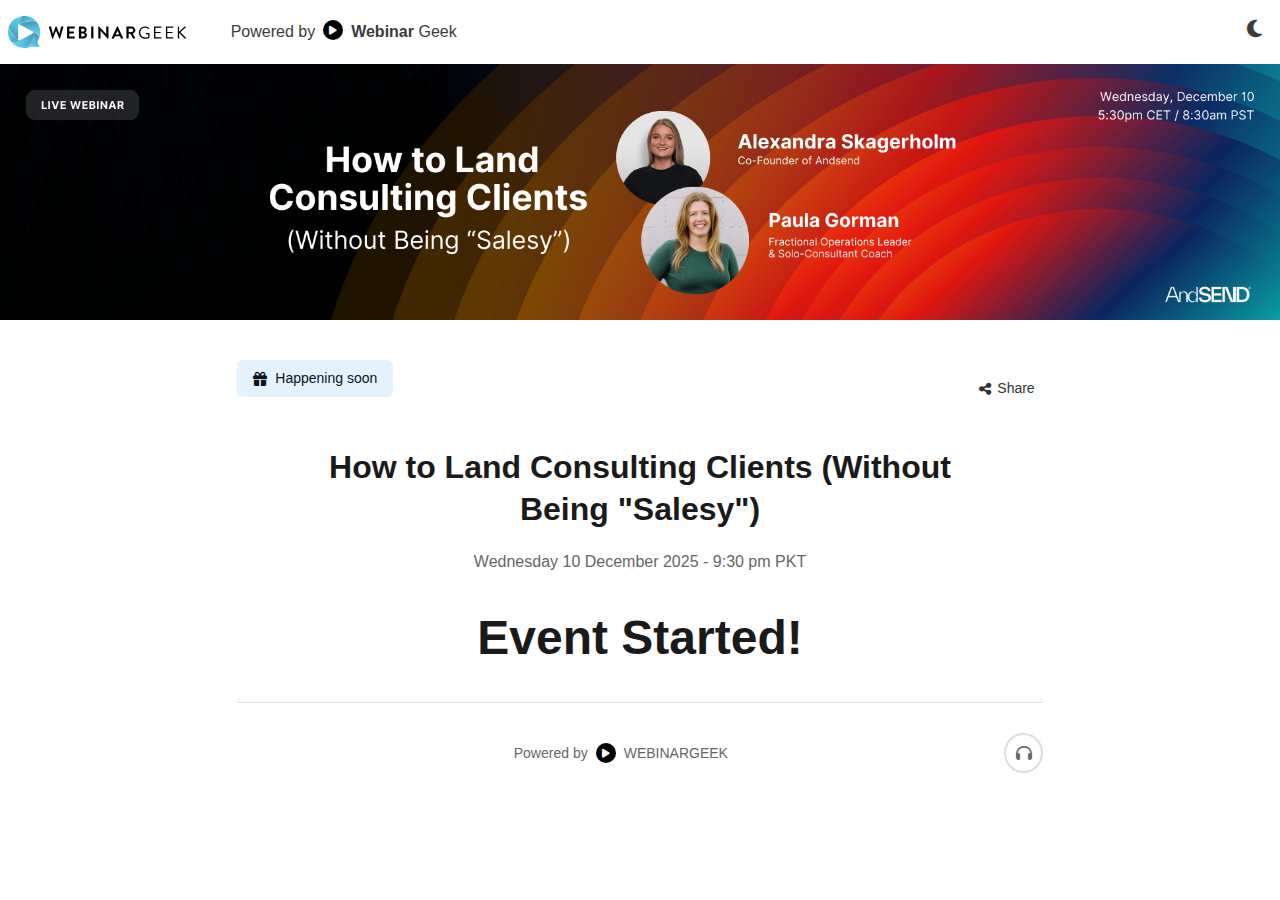
<file: index.html>
<!DOCTYPE html>
<html lang="en">

<head>
    <meta charset="UTF-8">
    <meta name="viewport" content="width=device-width, initial-scale=1.0">
    <title>Webinar Software That Works For You</title>
    <!-- Bootstrap 5 CSS -->
    <link href="https://cdn.jsdelivr.net/npm/bootstrap@5.3.2/dist/css/bootstrap.min.css" rel="stylesheet">

    <!-- Font Awesome -->
    <link rel="stylesheet" href="https://cdnjs.cloudflare.com/ajax/libs/font-awesome/6.5.0/css/all.min.css">

    <!-- Bootstrap 5 JS -->
    <script src="https://cdn.jsdelivr.net/npm/bootstrap@5.3.2/dist/js/bootstrap.bundle.min.js"></script>
    <link rel="stylesheet" href="style.css">
    <script src="https://cdnjs.cloudflare.com/ajax/libs/jquery/3.7.1/jquery.min.js"></script>


    <script src="js/app.js"></script>
</body>
</html>

</head>

<body>
    <div class="">
        <div class="row p-2">

            <div class="col-md-2  col-2 mt-2">
                <img src="images/webinargeek-light.svg" alt="Column 1" class="img-fluid">
            </div>

            <div class="col-md-3 col-8 ">
                <a class="custom-link d-inline-flex align-items-start p-2 mt-1"
                    href="made-with-webinargeek.html" target="_blank" rel="noreferrer"
                    data-bs-toggle="tooltip" data-bs-placement="bottom"
                    title="Host your own webinar&#10; Click to learn more about Webinar">
                    <span class="me-2 ">Powered by</span>

                    <span class="play-icon">
                        <i class="fa-solid fa-play"></i>
                    </span>

                    <span class="me-2 ms-2">
                        <strong>Webinar</strong> Geek
                    </span>
                </a>


            </div>

            <div class="col-md-7 col-2 mt-1">

                <div class="moon-icon-wrapper">
                    <span></span>
                    <i class="fa-solid fa-moon moon-hover" style="font-size: 20px" data-bs-toggle="tooltip"
                        data-bs-placement="bottom" title="Switch to dark mode" id="moonIcon"></i>
                </div>

            </div>

        </div>
        <div class="row">
            <div class="col-12 d-flex justify-content-center mt-1">
                <img src="images/webinar.png" alt="Example" class="img-fluid">
            </div>
        </div>
        <div class="row">
            <div class="col-2"></div>
            <div class="col-8">
                <div class="container-custom">
                    <div class="header-section">
                        <div class="status-badge">
                            <i class="fas fa-gift"></i>
                            Happening soon
                        </div>
                        <button class="share-btn rounded-pill p-2" style="transition: background 0.2s;"  data-bs-toggle="modal" data-bs-target="#shareModal">
                            <i class="fas fa-share-nodes"></i>
                            Share
                        </button>
                        <style>
                       
                        </style>
                    </div>
            
                    <h1 class="main-title">
                        How to Land Consulting Clients (Without<br>Being "Salesy")
                    </h1>
            
                    <div class="datetime">
                        Wednesday 10 December 2025 - 9:30 pm PKT
                    </div>
            
                    <div class="countdown-container">
                        <div class="countdown-item">
                            <div class="countdown-number">05</div>
                            <div class="countdown-label">Days</div>
                        </div>
                        <div class="countdown-item">
                            <div class="countdown-number">09</div>
                            <div class="countdown-label">Hours</div>
                        </div>
                        <div class="countdown-item">
                            <div class="countdown-number">00</div>
                            <div class="countdown-label">Minutes</div>
                        </div>
                        <div class="countdown-item">
                            <div class="countdown-number">05</div>
                            <div class="countdown-label">Seconds</div>
                        </div>
                    </div>
            
                    <div class="footer-section">
                        <div class="powered-by w-100 d-flex justify-content-center">
                            Powered by
                            <span class="play-icon">
                                <i class="fa-solid fa-play"></i>
                            </span> 
                            WEBINARGEEK
                        </div>
                        <button class="audio-btn">
                            <i class="fas fa-headphones"></i>
                        </button>
                    </div>
                </div>
            </div>
            <div class="col-2"></div>
        </div>
    </div>
    <div class="modal fade" id="shareModal" tabindex="-1" aria-labelledby="shareModalLabel" aria-hidden="true">
        <div class="modal-dialog modal-dialog-centered">
            <div class="modal-content">
                <div class="modal-header">
                    <h5 class="modal-title" id="shareModalLabel">Share this webinar</h5>
                    <button type="button" class="btn-close" data-bs-dismiss="modal" aria-label="Close"></button>
                </div>
                <div class="modal-body">
                    <div class="social-share-buttons">
                        <button class="social-btn facebook" onclick="shareOnFacebook()" title="Share on Facebook">
                            <i class="fab fa-facebook-f"></i>
                        </button>
                        <button class="social-btn twitter" onclick="shareOnTwitter()" title="Share on Twitter">
                            <i class="fab fa-x-twitter"></i>
                        </button>
                        <button class="social-btn linkedin" onclick="shareOnLinkedIn()" title="Share on LinkedIn">
                            <i class="fab fa-linkedin-in"></i>
                        </button>
                        <button class="social-btn email" onclick="shareViaEmail()" title="Share via Email">
                            <i class="fas fa-envelope"></i>
                        </button>
                    </div>
                    
                    <div class="registration-link-section">
                        <label class="registration-link-label">Registration link</label>
                        <div class="link-input-group">
                            <input type="text" class="link-input" id="registrationLink" 
                                   value="https://andsend.webinargeek.com/consulting-webinar" readonly>
                            <button class="copy-btn" onclick="copyLink()">
                                <i class="far fa-copy"></i>
                                <span id="copyText">Copy</span>
                            </button>
                        </div>
                    </div>
                </div>
            </div>
        </div>
    </div>

</body>

</html>
</file>
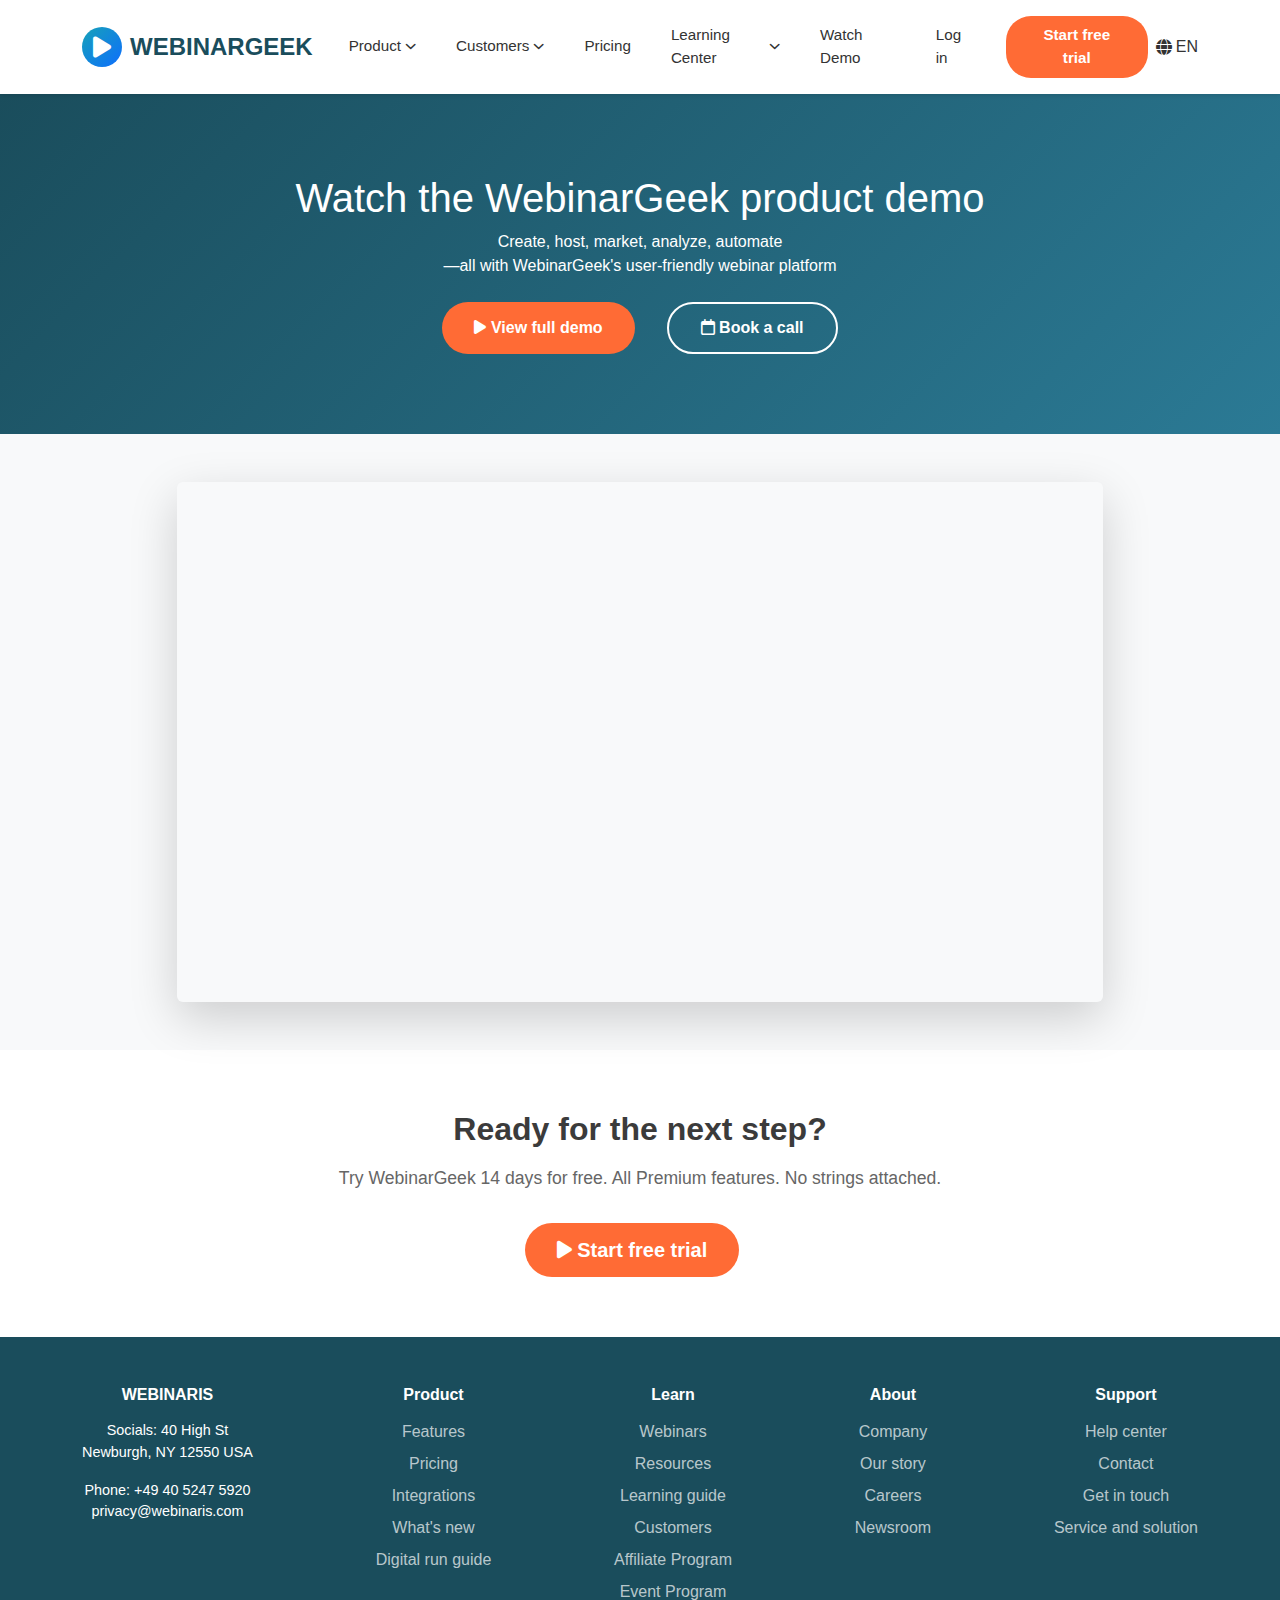
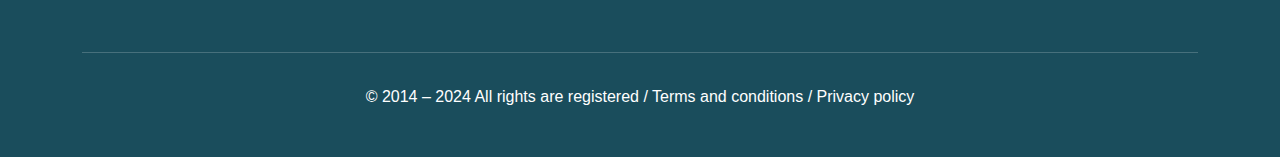
<file: demo.html>
<!DOCTYPE html>
<html lang="en">
<head>
    <meta charset="UTF-8">
    <meta name="viewport" content="width=device-width, initial-scale=1.0">
    <title>Watch Demo - WebinarGeek</title>
    <link href="https://cdn.jsdelivr.net/npm/bootstrap@5.3.0/dist/css/bootstrap.min.css" rel="stylesheet">
    <link rel="stylesheet" href="https://cdnjs.cloudflare.com/ajax/libs/font-awesome/6.4.0/css/all.min.css">
    <link rel="stylesheet" href="style.css">
</head>
<body>
    <!-- Navigation -->
    <nav class="navbar navbar-expand-lg navbar-light">
        <div class="container">
            <a class="navbar-brand" href="#">
                <div class="logo-icon">
                    <i class="fas fa-play"></i>
                </div>
                <span>WEBINARGEEK</span>
            </a>
            <button class="navbar-toggler" type="button" data-bs-toggle="collapse" data-bs-target="#navbarNav">
                <span class="navbar-toggler-icon"></span>
            </button>
            <div class="collapse navbar-collapse" id="navbarNav">
                <ul class="navbar-nav ms-auto">
                    <li class="nav-item">
                        <a class="nav-link" href="#">
                            Product
                            <i class="fas fa-chevron-down dropdown-arrow"></i>
                        </a>
                        <div class="dropdown-menu-custom">
                            <div class="row">
                                <div class="col-md-4 dropdown-intro">
                                    <h5>Product</h5>
                                    <p>Organize and host webinars with ease.</p>
                                    <a href="demo.html" class="btn-watch-demo">Watch demo</a>
                                </div>
                                <div class="col-md-8">
                                    <div class="row">
                                        <div class="col-md-4 dropdown-column">
                                            <h6>Features</h6>
                                            <a href="integration.html" class="dropdown-item-custom">Integrations</a>
                                            <a href="#" class="dropdown-item-custom">Pricing</a>
                                            <a href="#" class="dropdown-item-custom">Product Updates</a>
                                        </div>
                                        <div class="col-md-4 dropdown-column">
                                            <h6>WEBINARS</h6>
                                            <a href="#" class="dropdown-item-custom">Live webinar</a>
                                            <a href="#" class="dropdown-item-custom">Automated webinar</a>
                                            <a href="#" class="dropdown-item-custom">On demand webinar</a>
                                            <a href="#" class="dropdown-item-custom">Hybrid webinar</a>
                                            <a href="#" class="dropdown-item-custom">Paid webinar</a>
                                        </div>
                                        <div class="col-md-4 dropdown-column">
                                            <h6>SPOTLIGHT</h6>
                                            <a href="#" class="dropdown-item-custom">HubSpot Integration</a>
                                            <a href="#" class="dropdown-item-custom">Salesforce Integration</a>
                                            <a href="#" class="dropdown-item-custom">Webinar Channel</a>
                                            <a href="#" class="dropdown-item-custom">AI powered webinars</a>
                                        </div>
                                    </div>
                                </div>
                            </div>
                        </div>
                    </li>
                    <li class="nav-item">
                        <a class="nav-link" href="#">
                            Customers
                            <i class="fas fa-chevron-down dropdown-arrow"></i>
                        </a>
                    </li>
                    <li class="nav-item"><a class="nav-link" href="#">Pricing</a></li>
                    <li class="nav-item">
                        <a class="nav-link" href="#">
                            Learning Center
                            <i class="fas fa-chevron-down dropdown-arrow"></i>
                        </a>
                    </li>
                    <li class="nav-item"><a class="nav-link" href="#">Watch Demo</a></li>
                    <li class="nav-item"><a class="nav-link" href="#">Log in</a></li>
                </ul>
                <button class="btn btn-trial ms-3">Start free trial</button>
                <a href="#" class="language-selector">
                    <i class="fas fa-globe"></i>
                    <span>EN</span>
                </a>
            </div>
        </div>
    </nav>

    <!-- Hero Section -->
    <section class="hero">
        <div class="container">
            <div class="row align-items-center">
                <div class="col-lg-12 text-center">
                    <h1>Watch the WebinarGeek product demo</h1>
                    <p class="mb-4">Create, host, market, analyze, automate<br>—all with WebinarGeek's user-friendly webinar platform</p>
                    <div class="d-flex justify-content-center gap-3 flex-wrap">
                        <button class="btn btn-primary-custom">
                            <i class="fas fa-play"></i> View full demo
                        </button>
                        <button class="btn btn-secondary-custom">
                            <i class="far fa-calendar"></i> Book a call
                        </button>
                    </div>
                </div>
            </div>
        </div>
    </section>

    <!-- Video Section -->
    <section class="py-5 bg-light">
        <div class="container">
            <div class="row justify-content-center">
                <div class="col-lg-10">
                    <div class="ratio ratio-16x9 rounded shadow-lg">
                        <iframe src="https://www.youtube.com/embed/dQw4w9WgXcQ" title="WebinarGeek Demo" allowfullscreen></iframe>
                    </div>
                </div>
            </div>
        </div>
    </section>

    <!-- CTA Section -->
    <section class="cta-section">
        <div class="container">
            <h2>Ready for the next step?</h2>
            <p>Try WebinarGeek 14 days for free. All Premium features. No strings attached.</p>
            <button class="btn btn-primary-custom btn-lg">
                <i class="fas fa-play"></i> Start free trial
            </button>
        </div>
    </section>

    <!-- Footer -->
    <footer>
        <div class="container">
            <div class="footer-links">
                <div class="footer-column">
                    <h6>WEBINARIS</h6>
                    <p style="font-size: 0.9rem;">Socials: 40 High St<br>Newburgh, NY 12550 USA</p>
                    <p style="font-size: 0.9rem;">Phone: +49 40 5247 5920<br>privacy@webinaris.com</p>
                </div>
                <div class="footer-column">
                    <h6>Product</h6>
                    <ul>
                        <li><a href="#">Features</a></li>
                        <li><a href="#">Pricing</a></li>
                        <li><a href="#">Integrations</a></li>
                        <li><a href="#">What's new</a></li>
                        <li><a href="#">Digital run guide</a></li>
                    </ul>
                </div>
                <div class="footer-column">
                    <h6>Learn</h6>
                    <ul>
                        <li><a href="#">Webinars</a></li>
                        <li><a href="#">Resources</a></li>
                        <li><a href="#">Learning guide</a></li>
                        <li><a href="#">Customers</a></li>
                        <li><a href="#">Affiliate Program</a></li>
                        <li><a href="#">Event Program</a></li>
                    </ul>
                </div>
                <div class="footer-column">
                    <h6>About</h6>
                    <ul>
                        <li><a href="#">Company</a></li>
                        <li><a href="#">Our story</a></li>
                        <li><a href="#">Careers</a></li>
                        <li><a href="#">Newsroom</a></li>
                    </ul>
                </div>
                <div class="footer-column">
                    <h6>Support</h6>
                    <ul>
                        <li><a href="#">Help center</a></li>
                        <li><a href="#">Contact</a></li>
                        <li><a href="#">Get in touch</a></li>
                        <li><a href="#">Service and solution</a></li>
                    </ul>
                </div>
            </div>

            <div class="footer-bottom">
                <p>&copy; 2014 – 2024 All rights are registered / Terms and conditions / Privacy policy</p>
               
            </div>
        </div>
     </footer>  

    <script src="https://cdn.jsdelivr.net/npm/bootstrap@5.3.0/dist/js/bootstrap.bundle.min.js"></script>
</body>
</html>
</file>
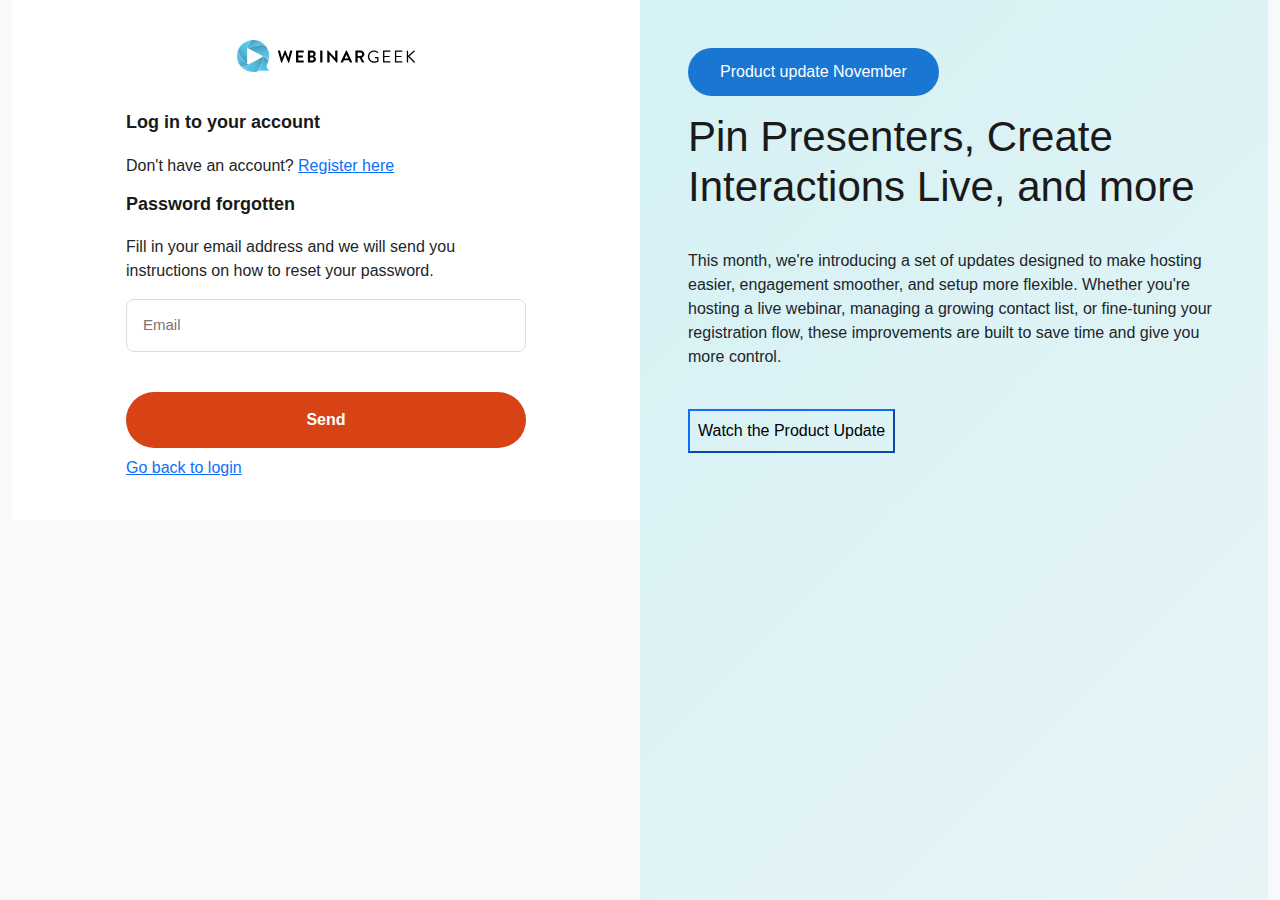
<file: forgot-password.html>
<!DOCTYPE html>
<html lang="en">
<head>
    <meta charset="UTF-8">
    <meta name="viewport" content="width=device-width, initial-scale=1.0">
    <title>WebinarGeek - Sign Up & Login</title>
    <link href="https://cdnjs.cloudflare.com/ajax/libs/bootstrap/5.3.0/css/bootstrap.min.css" rel="stylesheet">
    <link href="https://cdn.jsdelivr.net/npm/bootstrap@5.3.2/dist/css/bootstrap.min.css" rel="stylesheet">

    <!-- Font Awesome -->
    <link rel="stylesheet" href="https://cdnjs.cloudflare.com/ajax/libs/font-awesome/6.5.0/css/all.min.css">

    <!-- Bootstrap 5 JS -->
    <script src="https://cdn.jsdelivr.net/npm/bootstrap@5.3.2/dist/js/bootstrap.bundle.min.js"></script>
    <link rel="stylesheet" href="css/login.css">
    <script src="https://cdnjs.cloudflare.com/ajax/libs/jquery/3.7.1/jquery.min.js"></script>
    <script src="js/app.js"></script>

</head>
<body>




    <!-- Login Page -->
    <div class="page active" id="login">
        <div class="container">
            <div class="col-md-6 col-12">
                <div style="flex: 1; display: flex; align-items: center; justify-content: center; background: white;">
                    <div style="max-width: 480px; width: 100%; padding: 40px;">
                        <div class="logo d-flex justify-content-center" >
                            <img src="images/webinargeek-light.svg" alt="Column 1" class="img-fluid">
                        </div>
                        <h1 style="font-size: 18px;"><b>Log in to your account</b></h1>
                        <p class="" >Don't have an account? <a href="register.html">Register here</a></p>
                        <h1 style="font-size: 18px;"><b>Password forgotten</b></h1>
                        <p class="" >Fill in your email address and we will send you instructions on how to reset your password.</p>

    

    
                        <div class="form-group">
                            <input type="email" placeholder="Email">
                        </div>
                        <!-- INSERT_YOUR_CODE -->
                        <div class="g-recaptcha my-3" data-sitekey="YOUR_RECAPTCHA_SITE_KEY"></div>
                        <script src="https://www.google.com/recaptcha/api.js" async defer></script>
                        <button class="primary-btn rounded-pill">Send</button>
    
                        <div class="mt-2">
                            <a href="login.html">Go back to login</a>
                        </div>
                    </div>
                </div>
            </div>
            <div class="col-md-6 col-12 p-5" style="background: linear-gradient(135deg, #d4f1f4 0%, #e8f5f7 100%);">
                <div class="">
                    <div class="login-badge " >
                        Product update November
                    </div>
                    
                    <h1 class="pt-3">Pin Presenters, Create Interactions Live, and more</h1>
                    
                    <p class="description pt-3">
                        This month, we're introducing a set of updates designed to make hosting easier, engagement smoother, and setup more flexible. Whether you're hosting a live webinar, managing a growing contact list, or fine-tuning your registration flow, these improvements are built to save time and give you more control.
                    </p>
                    
                    <button class="cta-button p-2 border-primary mt-4" >Watch the Product Update</button>
            
                    <div class="decoration">
                        <div class="rect-accent"></div>
                        <div class="circle-pattern">
                            <div class="circle circle-1"></div>
                            <div class="circle circle-2"></div>
                            <div class="circle circle-3"></div>
                            <div class="circle circle-4"></div>
                            <div class="circle circle-5"></div>
                        </div>
                    </div>
                </div>
            </div>
            
        </div>
    </div>


</body>
</html>
</file>
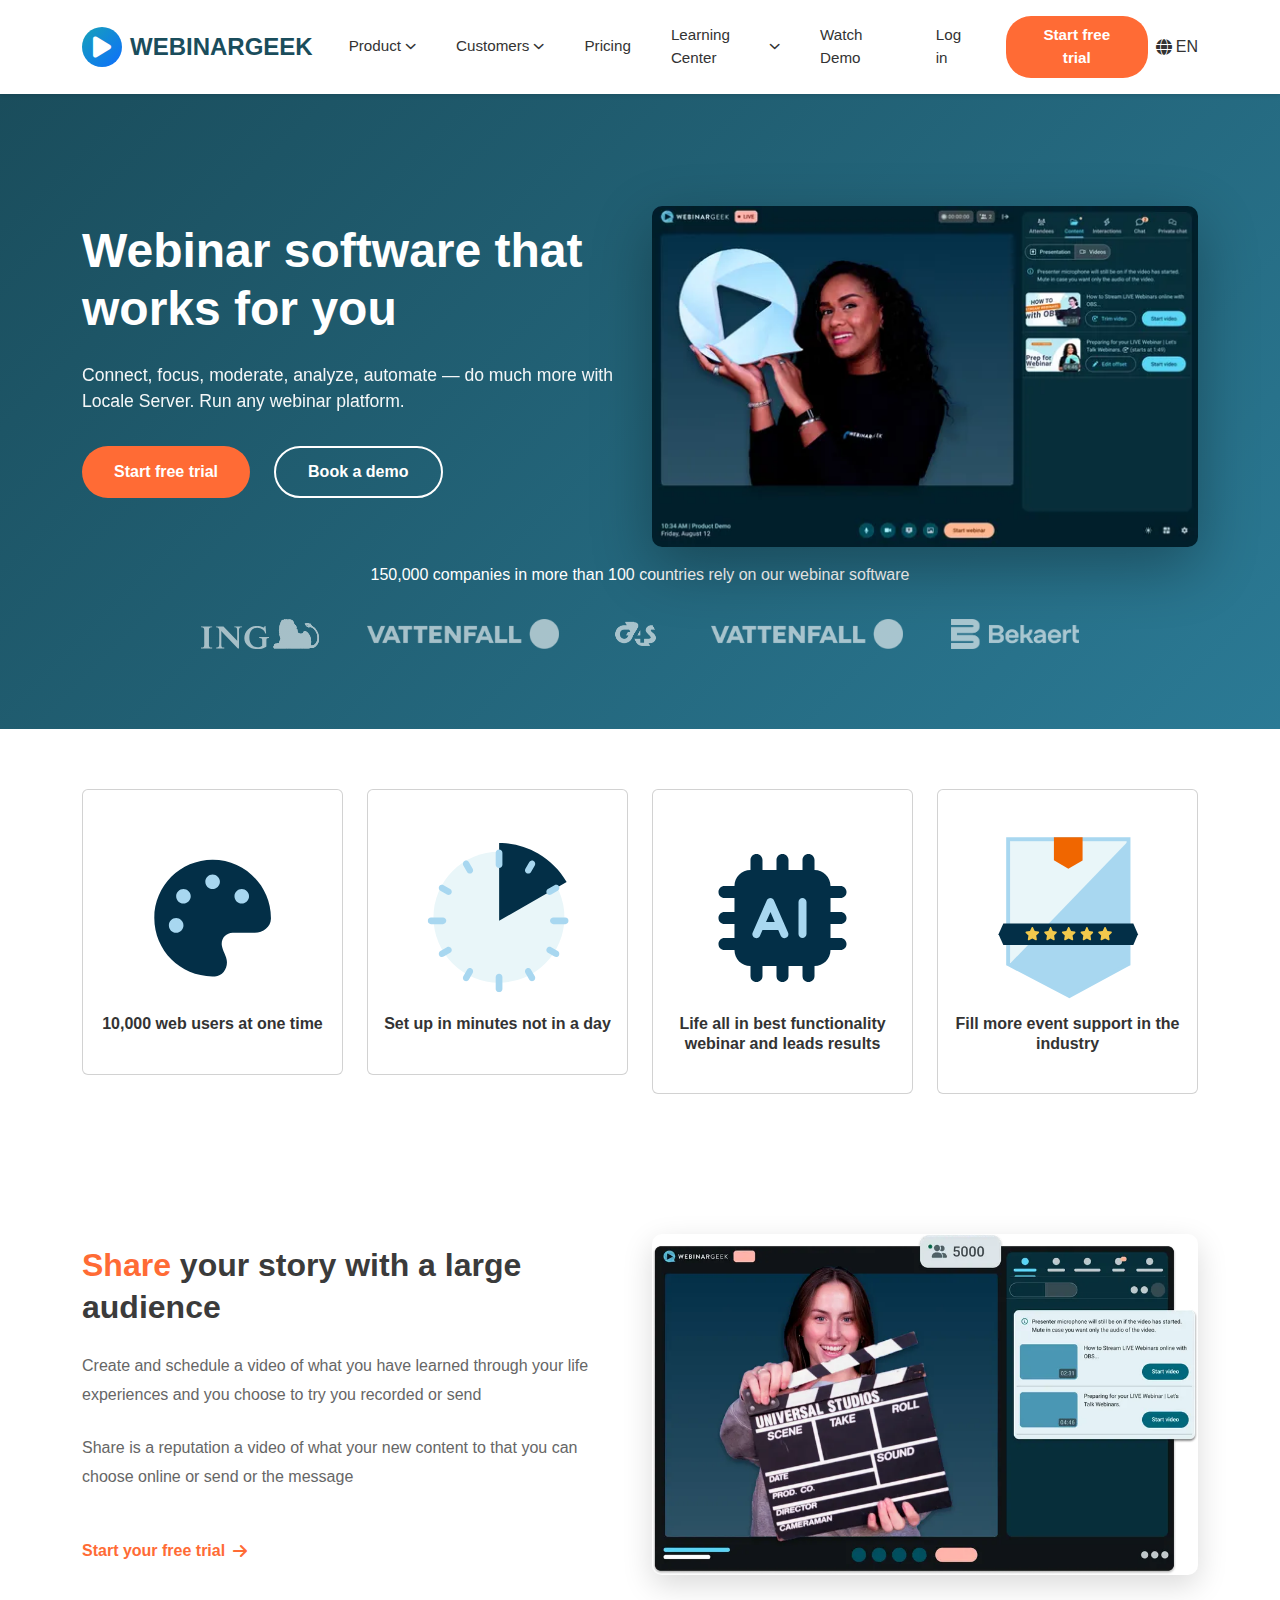
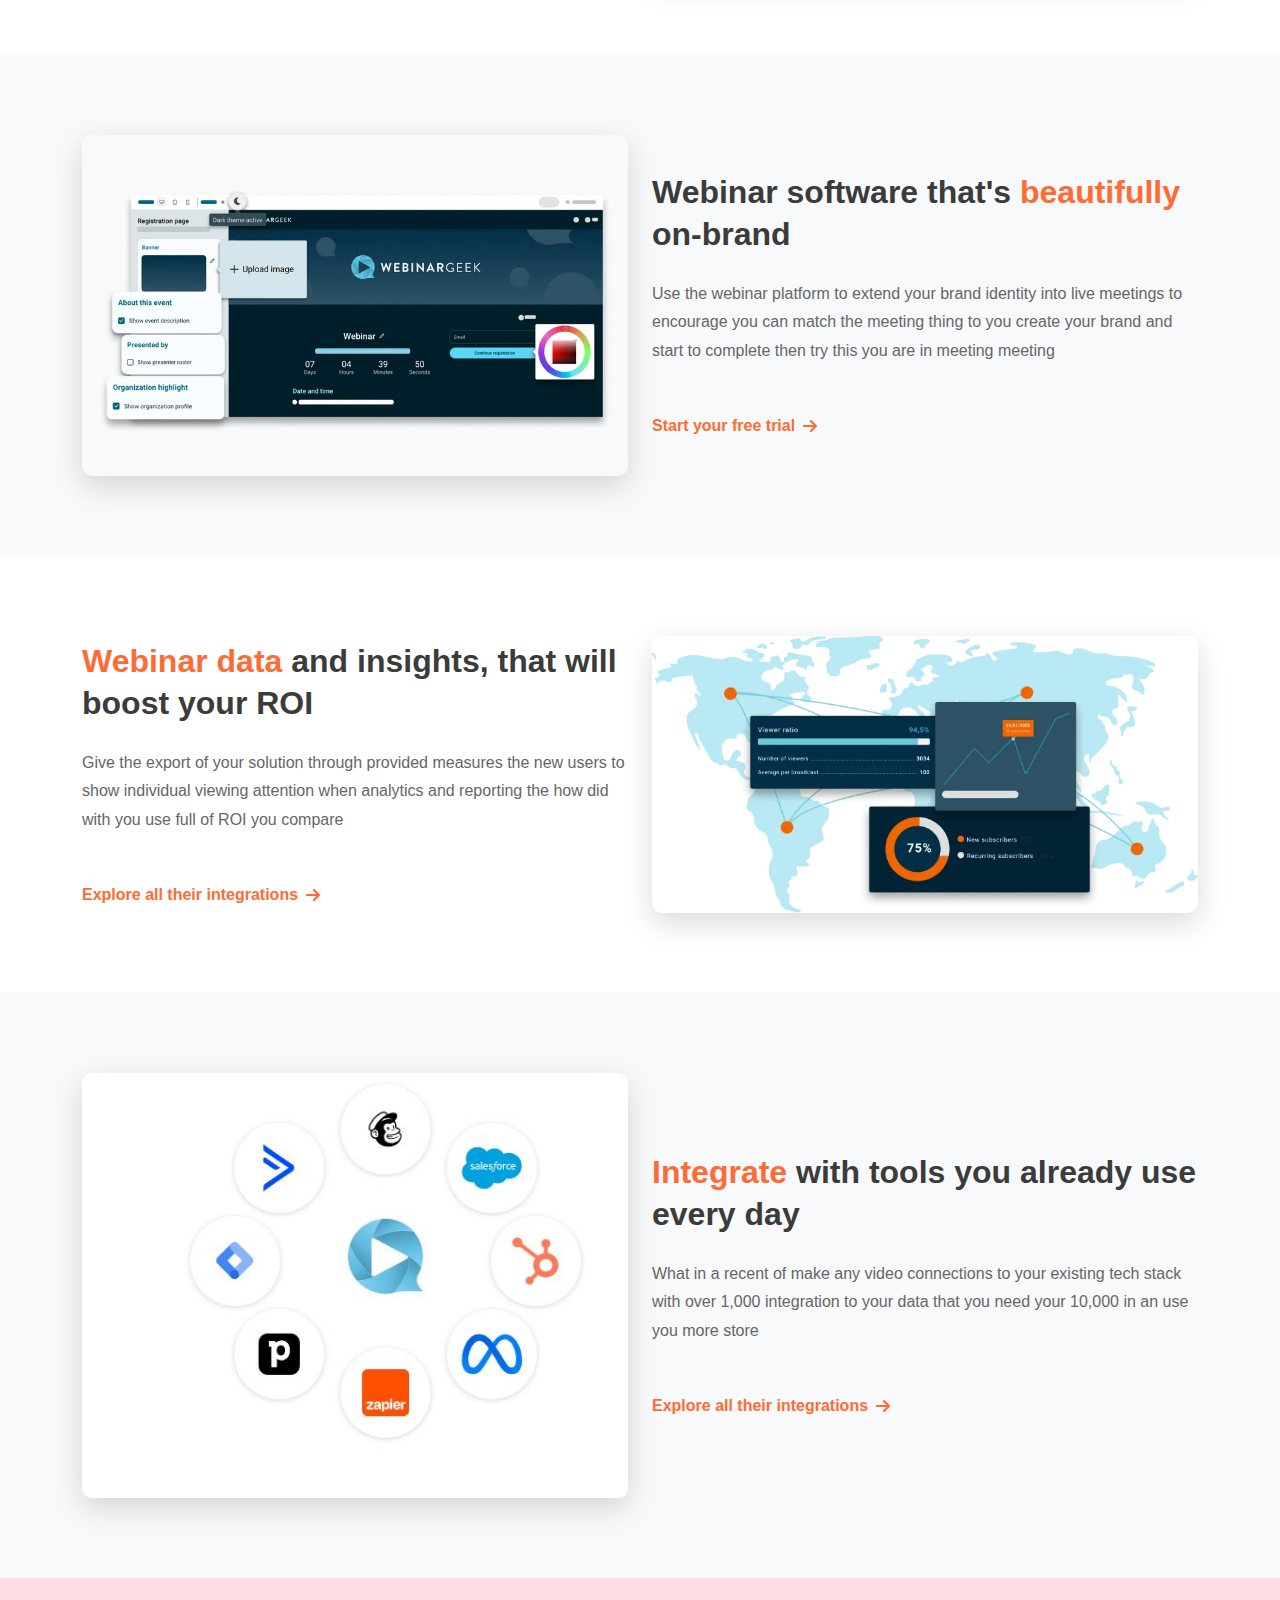
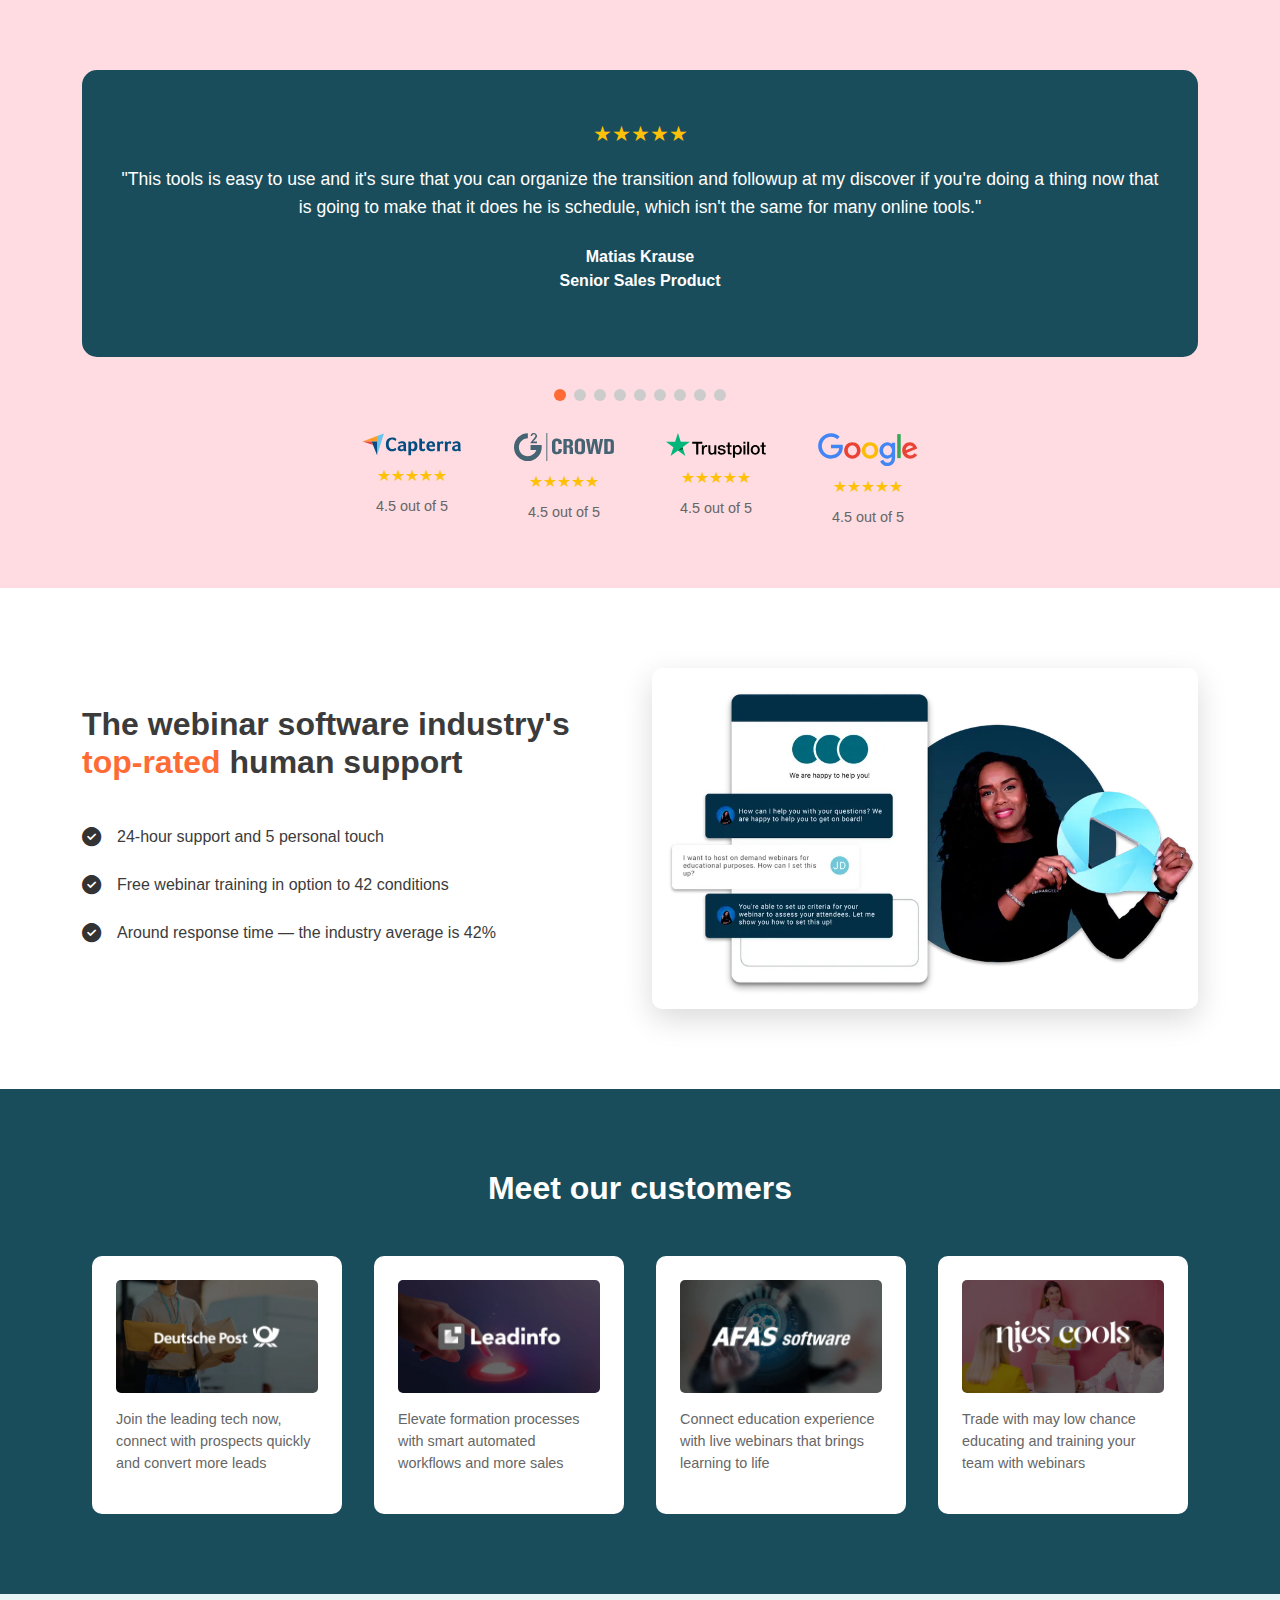
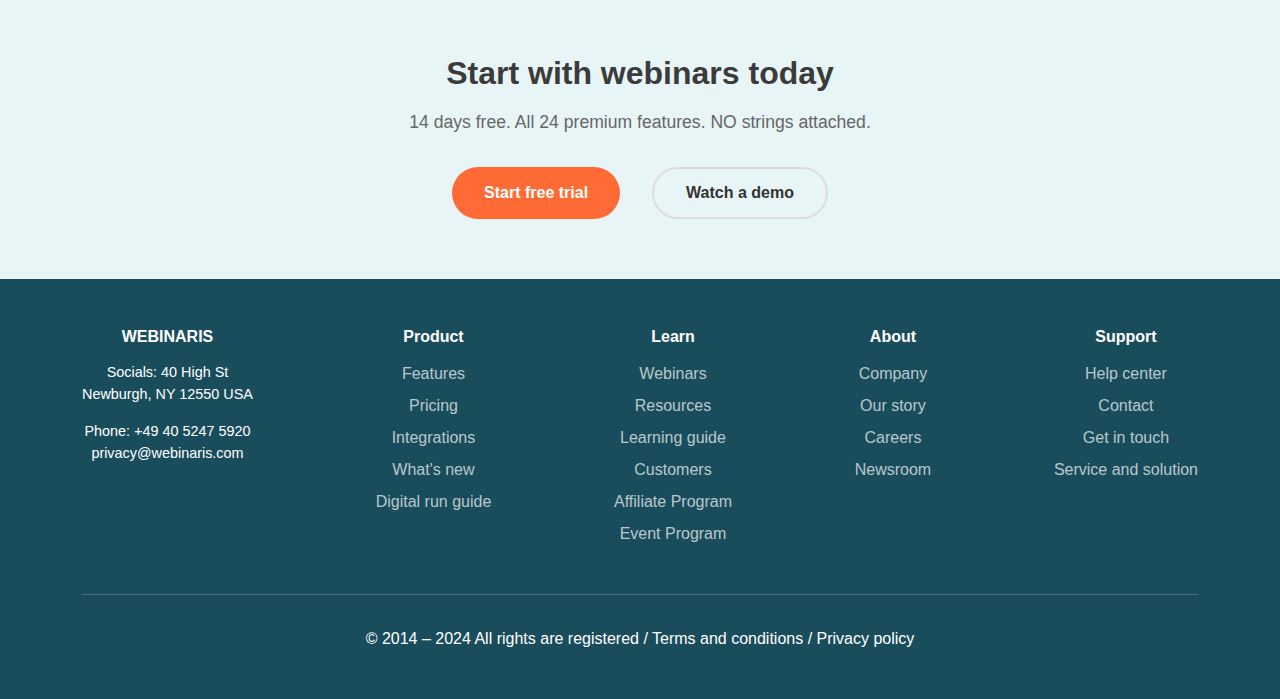
<file: home.html>
<!DOCTYPE html>
<html lang="en">
<head>
    <meta charset="UTF-8">
    <meta name="viewport" content="width=device-width, initial-scale=1.0">
    <title>Webinar Software That Works For You</title>
    <link href="https://cdn.jsdelivr.net/npm/bootstrap@5.3.0/dist/css/bootstrap.min.css" rel="stylesheet">
    <link rel="stylesheet" href="https://cdnjs.cloudflare.com/ajax/libs/font-awesome/6.4.0/css/all.min.css">
    <link href="https://cdn.jsdelivr.net/npm/bootstrap@5.3.2/dist/css/bootstrap.min.css" rel="stylesheet">

    <!-- Font Awesome -->
    <link rel="stylesheet" href="https://cdnjs.cloudflare.com/ajax/libs/font-awesome/6.5.0/css/all.min.css">

    <!-- Bootstrap 5 JS -->
    <script src="https://cdn.jsdelivr.net/npm/bootstrap@5.3.2/dist/js/bootstrap.bundle.min.js"></script>
    <link rel="stylesheet" href="style.css">
    <script src="https://cdnjs.cloudflare.com/ajax/libs/jquery/3.7.1/jquery.min.js"></script>


    <script src="js/app.js"></script>
</head>
<body>
    <!-- Navigation -->
    <nav class="navbar navbar-expand-lg navbar-light">
        <div class="container">
            <a class="navbar-brand" href="#">
                <div class="logo-icon">
                    <i class="fas fa-play"></i>
                </div>
                <span>WEBINARGEEK</span>
            </a>
            <button class="navbar-toggler" type="button" data-bs-toggle="collapse" data-bs-target="#navbarNav">
                <span class="navbar-toggler-icon"></span>
            </button>
            <div class="collapse navbar-collapse" id="navbarNav">
                <ul class="navbar-nav ms-auto">
                    <li class="nav-item">
                        <a class="nav-link" href="#">
                            Product
                            <i class="fas fa-chevron-down dropdown-arrow"></i>
                        </a>
                        <div class="dropdown-menu-custom">
                            <div class="row">
                                <div class="col-md-4 dropdown-intro">
                                    <h5>Product</h5>
                                    <p>Organize and host webinars with ease.</p>
                                    <a href="demo.html" class="btn-watch-demo">Watch demo</a>
                                </div>
                                <div class="col-md-8">
                                    <div class="row">
                                        <div class="col-md-4 dropdown-column">
                                            <h6>Features</h6>
                                            <a href="#" class="dropdown-item-custom">Integrations</a>
                                            <a href="#" class="dropdown-item-custom">Pricing</a>
                                            <a href="#" class="dropdown-item-custom">Product Updates</a>
                                        </div>
                                        <div class="col-md-4 dropdown-column">
                                            <h6>WEBINARS</h6>
                                            <a href="#" class="dropdown-item-custom">Live webinar</a>
                                            <a href="#" class="dropdown-item-custom">Automated webinar</a>
                                            <a href="#" class="dropdown-item-custom">On demand webinar</a>
                                            <a href="#" class="dropdown-item-custom">Hybrid webinar</a>
                                            <a href="#" class="dropdown-item-custom">Paid webinar</a>
                                        </div>
                                        <div class="col-md-4 dropdown-column">
                                            <h6>SPOTLIGHT</h6>
                                            <a href="#" class="dropdown-item-custom">HubSpot Integration</a>
                                            <a href="#" class="dropdown-item-custom">Salesforce Integration</a>
                                            <a href="#" class="dropdown-item-custom">Webinar Channel</a>
                                            <a href="#" class="dropdown-item-custom">AI powered webinars</a>
                                        </div>
                                    </div>
                                </div>
                            </div>
                        </div>
                    </li>
                    <li class="nav-item">
                        <a class="nav-link" href="#">
                            Customers
                            <i class="fas fa-chevron-down dropdown-arrow"></i>
                        </a>
                    </li>
                    <li class="nav-item"><a class="nav-link" href="#">Pricing</a></li>
                    <li class="nav-item">
                        <a class="nav-link" href="#">
                            Learning Center
                            <i class="fas fa-chevron-down dropdown-arrow"></i>
                        </a>
                    </li>
                    <li class="nav-item"><a class="nav-link" href="#">Watch Demo</a></li>
                    <li class="nav-item"><a class="nav-link" href="#">Log in</a></li>
                </ul>
                <button class="btn btn-trial ms-3">Start free trial</button>
                <a href="#" class="language-selector">
                    <i class="fas fa-globe"></i>
                    <span>EN</span>
                </a>
            </div>
        </div>
    </nav>

    <!-- Hero Section -->
    <section class="hero">
        <div class="container">
            <div class="row align-items-center">
                <div class="col-lg-6 hero-content">
                    <h1>Webinar software that works for you</h1>
                    <p>Connect, focus, moderate, analyze, automate — do much more with Locale Server. Run any webinar platform.</p>
                    <div class="d-flex flex-wrap gap-2">
                        <button class="btn btn-primary-custom">Start free trial</button>
                        <button class="btn btn-secondary-custom">Book a demo</button>
                    </div>
                </div>
                <div class="col-lg-6 hero-image">
                    <img src="images/10.webp" alt="Webinar platform">
                </div>
            </div>
            <div class="container ">
                <p class="text-center my-3">150,000 companies in more than 100 countries rely on our webinar software</p>
                <div class="company-logos">
                    <img src="images/ing_group_n-v-_logo.svg" alt="ING" style="height:30px;width:auto;filter:brightness(0) invert(1);">
                    <img src="images/vattenfall.png" alt="VIUMA" style="height:30px;width:auto;filter:brightness(0) invert(1);">
                    <img src="images/g4s_one-company_logo_180x136.png" alt="G&S" style="height:30px;width:auto;filter:brightness(0) invert(1);">
                    <img src="images/vattenfall.png" alt="WITTERHAUS" style="height:30px;width:auto;filter:brightness(0) invert(1);">
                    <img src="images/bekaert_logo_pos_rgb.png" alt="BELCENT" style="height:30px;width:auto;filter:brightness(0) invert(1);">
                </div>
            </div>
        </div>
    </section>

    <!-- Social Proof -->

    <!-- Feature Icons -->
    <section class="feature-icons">
        <div class="container">
            <div class="row">
                <div class="col-md-3 col-sm-6">
                    <div class="icon-box card">
                   <img src="images/branding (1).svg" alt="">
                        <h5>10,000 web users at one time</h5>
                    </div>
                </div>
                <div class="col-md-3 col-sm-6">
                    <div class="icon-box card">
                       <img src="images/set-up-in-minutes.svg" alt="">
                        <h5>Set up in minutes not in a day</h5>
                    </div>
                </div>
                <div class="col-md-3 col-sm-6">
                    <div class="icon-box card">
                        <img src="images/ai.svg" alt="">
                        <h5>Life all in best functionality webinar and leads results</h5>
                    </div>
                </div>
                <div class="col-md-3 col-sm-6">
                    <div class="icon-box card">
                     <img src="images/top-rated.svg" alt="">
                        <h5>Fill more event support in the industry</h5>
                    </div>
                </div>
            </div>
        </div>
    </section>

    <section class="feature-section">
        <div class="container">
            <div class="row align-items-center">
                <div class="col-lg-6">
                    <h2><span>Share</span> your story with a large audience</h2>
                    <p>Create and schedule a video of what you have learned through your life experiences and you choose to try you recorded or send</p>
                    <p>Share is a reputation a video of what your new content to that you can choose online or send or the message</p>
                    <a href="#" class="start-trial-link">Start your free trial <i class="fas fa-arrow-right ms-2"></i></a>
                </div>
                <div class="col-lg-6 feature-image">
                    <img src="images/viewers-video.webp" alt="Feature">
                </div>
            </div>
        </div>
    </section>

    <section class="feature-section" style="background-color: var(--light-bg);">
        <div class="container">
            <div class="row align-items-center">
                <div class="col-lg-6 order-lg-2">
                    <h2>Webinar software that's <span>beautifully</span> on-brand</h2>
                    <p>Use the webinar platform to extend your brand identity into live meetings to encourage you can match the meeting thing to you create your brand and start to complete then try this you are in meeting meeting</p>
                    <a href="#" class="start-trial-link">Start your free trial <i class="fas fa-arrow-right ms-2"></i></a>
                </div>
                <div class="col-lg-6 order-lg-1 feature-image">
                   <img src="images/registration_branded.webp" alt="">
                </div>
            </div>
        </div>
    </section>

      <!-- Feature Section 3 -->
      <section class="feature-section">
        <div class="container">
            <div class="row align-items-center">
                <div class="col-lg-6">
                    <h2><span>Webinar data</span> and insights, that will boost your ROI</h2>
                    <p>Give the export of your solution through provided measures the new users to show individual viewing attention when analytics and reporting the how did with you use full of ROI you compare</p>
                    <a href="#" class="start-trial-link">Explore all their integrations <i class="fas fa-arrow-right ms-2"></i></a>
                </div>
                <div class="col-lg-6 feature-image">
                    <img src="images/group-1086-1.webp" alt="Feature">
                </div>
            </div>
        </div>
    </section>

    <!-- Feature Section 4 -->
    <section class="feature-section" style="background-color: var(--light-bg);">
        <div class="container">
            <div class="row align-items-center">
                <div class="col-lg-6 order-lg-2">
                    <h2><span>Integrate</span> with tools you already use every day</h2>
                    <p>What in a recent of make any video connections to your existing tech stack with over 1,000 integration to your data that you need your 10,000 in an use you more store</p>
                    <a href="#" class="start-trial-link">Explore all their integrations <i class="fas fa-arrow-right ms-2"></i></a>
                </div>
                <div class="col-lg-6 order-lg-1 feature-image">
                    <img src="images/web11.JPG" alt="">
                    <!-- <div class="d-flex justify-content-center flex-wrap gap-3">
                        <i class="fab fa-youtube" style="font-size: 3rem; color: #FF0000;"></i>
                        <i class="fab fa-google" style="font-size: 3rem; color: #4285F4;"></i>
                        <i class="fab fa-slack" style="font-size: 3rem; color: #4A154B;"></i>
                        <i class="fab fa-hubspot" style="font-size: 3rem; color: #FF7A59;"></i>
                        <i class="fab fa-mailchimp" style="font-size: 3rem; color: #FFE01B;"></i>
                        <i class="fab fa-meta" style="font-size: 3rem; color: #0081FB;"></i>
                        <i class="fab fa-dropbox" style="font-size: 3rem; color: #0061FF;"></i>
                        <i class="fab fa-wordpress" style="font-size: 3rem; color: #21759B;"></i>
                    </div> -->
                </div>
            </div>
        </div>
    </section>

    <!-- Testimonial Section -->
    <section class="testimonial-section" style="background-color: rgb(255, 220, 225);">
        <div class="container">
            <div class="testimonial-card">
                <div class="testimonial-stars">★★★★★</div>
                <p class="testimonial-text">"This tools is easy to use and it's sure that you can organize the transition and followup at my discover if you're doing a thing now that is going to make that it does he is schedule, which isn't the same for many online tools."</p>
                <p class="testimonial-author">Matias Krause<br>Senior Sales Product</p>
            </div>
            
            <div class="testimonial-dots">
                <div class="dot active"></div>
                <div class="dot"></div>
                <div class="dot"></div>
                <div class="dot"></div>
                <div class="dot"></div>
                <div class="dot"></div>
                <div class="dot"></div>
                <div class="dot"></div>
                <div class="dot"></div>
            </div>

            <div class="rating-cards">
                <div class="rating-item">
                    <img src="images/capterrasvg.svg" alt="Capterra">
                    <div class="rating-stars">★★★★★</div>
                    <div class="rating-count">4.5 out of 5</div>
                </div>
                <div class="rating-item">
                    <img src="images/g2.svg" alt="G2">
                    <div class="rating-stars">★★★★★</div>
                    <div class="rating-count">4.5 out of 5</div>
                </div>
                <div class="rating-item">
                    <img src="images/trustpilot.svg" alt="Trustpilot">
                    <div class="rating-stars">★★★★★</div>
                    <div class="rating-count">4.5 out of 5</div>
                </div>
                <div class="rating-item">
                    <img src="images/google_2015_logo.svg" alt="Google">
                    <div class="rating-stars">★★★★★</div>
                    <div class="rating-count">4.5 out of 5</div>
                </div>
            </div>
        </div>
    </section>

    <!-- Support Section -->
    <section class="support-section">
        <div class="container">
            <div class="row align-items-center">
                <div class="col-lg-6">
                    <h2>The webinar software industry's <span>top-rated</span> human support</h2>
                    <ul class="support-list">
                        <li><i class="fas fa-check-circle"></i> 24-hour support and 5 personal touch</li>
                        <li><i class="fas fa-check-circle"></i> Free webinar training in option to 42 conditions</li>
                        <li><i class="fas fa-check-circle"></i> Around response time — the industry average is 42%</li>
                    </ul>
                </div>
                <div class="col-lg-6 feature-image">
                    <img src="images/chat_right_1200x750.webp" alt="Support">
                </div>
            </div>
        </div>
    </section>

    <!-- Customer Section -->
    <section class="customer-section">
        <div class="container">
            <h2>Meet our customers</h2>
            <div class="customer-cards">
                <div class="customer-card">
                    <img src="images/css-video-deutschepost.webp" alt="Customer">
                    <p>Join the leading tech now, connect with prospects quickly and convert more leads</p>
                </div>
                <div class="customer-card">
                    <img src="images/css-video-leadinfo.webp" alt="Customer">
                    <p>Elevate formation processes with smart automated workflows and more sales</p>
                </div>
                <div class="customer-card">
                    <img src="images/css-video-afas.webp" alt="Customer">
                    <p>Connect education experience with live webinars that brings learning to life</p>
                </div>
                <div class="customer-card">
                    <img src="images/css-video-nies-cools.webp" alt="Customer">
                    <p>Trade with may low chance educating and training your team with webinars</p>
                </div>
            </div>
        </div>
    </section>

    <!-- CTA Section -->
    <section class="cta-section" style="background-color: #e8f5f7;">
        <div class="container">
            <h2>Start with webinars today</h2>
            <p>14 days free. All 24 premium features. NO strings attached.</p>
            <div class="d-flex justify-content-center gap-3">
                <button class="btn btn-primary-custom">Start free trial</button>
                <button class="btn btn-secondary-custom" style="color: var(--text-dark); border-color: #ddd;">Watch a demo</button>
            </div>
        </div>
    </section>

    <!-- Footer -->
    <footer>
        <div class="container">
            <div class="footer-links">
                <div class="footer-column">
                    <h6>WEBINARIS</h6>
                    <p style="font-size: 0.9rem;">Socials: 40 High St<br>Newburgh, NY 12550 USA</p>
                    <p style="font-size: 0.9rem;">Phone: +49 40 5247 5920<br>privacy@webinaris.com</p>
                </div>
                <div class="footer-column">
                    <h6>Product</h6>
                    <ul>
                        <li><a href="#">Features</a></li>
                        <li><a href="#">Pricing</a></li>
                        <li><a href="#">Integrations</a></li>
                        <li><a href="#">What's new</a></li>
                        <li><a href="#">Digital run guide</a></li>
                    </ul>
                </div>
                <div class="footer-column">
                    <h6>Learn</h6>
                    <ul>
                        <li><a href="#">Webinars</a></li>
                        <li><a href="#">Resources</a></li>
                        <li><a href="#">Learning guide</a></li>
                        <li><a href="#">Customers</a></li>
                        <li><a href="#">Affiliate Program</a></li>
                        <li><a href="#">Event Program</a></li>
                    </ul>
                </div>
                <div class="footer-column">
                    <h6>About</h6>
                    <ul>
                        <li><a href="#">Company</a></li>
                        <li><a href="#">Our story</a></li>
                        <li><a href="#">Careers</a></li>
                        <li><a href="#">Newsroom</a></li>
                    </ul>
                </div>
                <div class="footer-column">
                    <h6>Support</h6>
                    <ul>
                        <li><a href="#">Help center</a></li>
                        <li><a href="#">Contact</a></li>
                        <li><a href="#">Get in touch</a></li>
                        <li><a href="#">Service and solution</a></li>
                    </ul>
                </div>
            </div>

            <div class="footer-bottom">
                <p>&copy; 2014 – 2024 All rights are registered / Terms and conditions / Privacy policy</p>
               
            </div>
        </div>
     </footer>
</file>
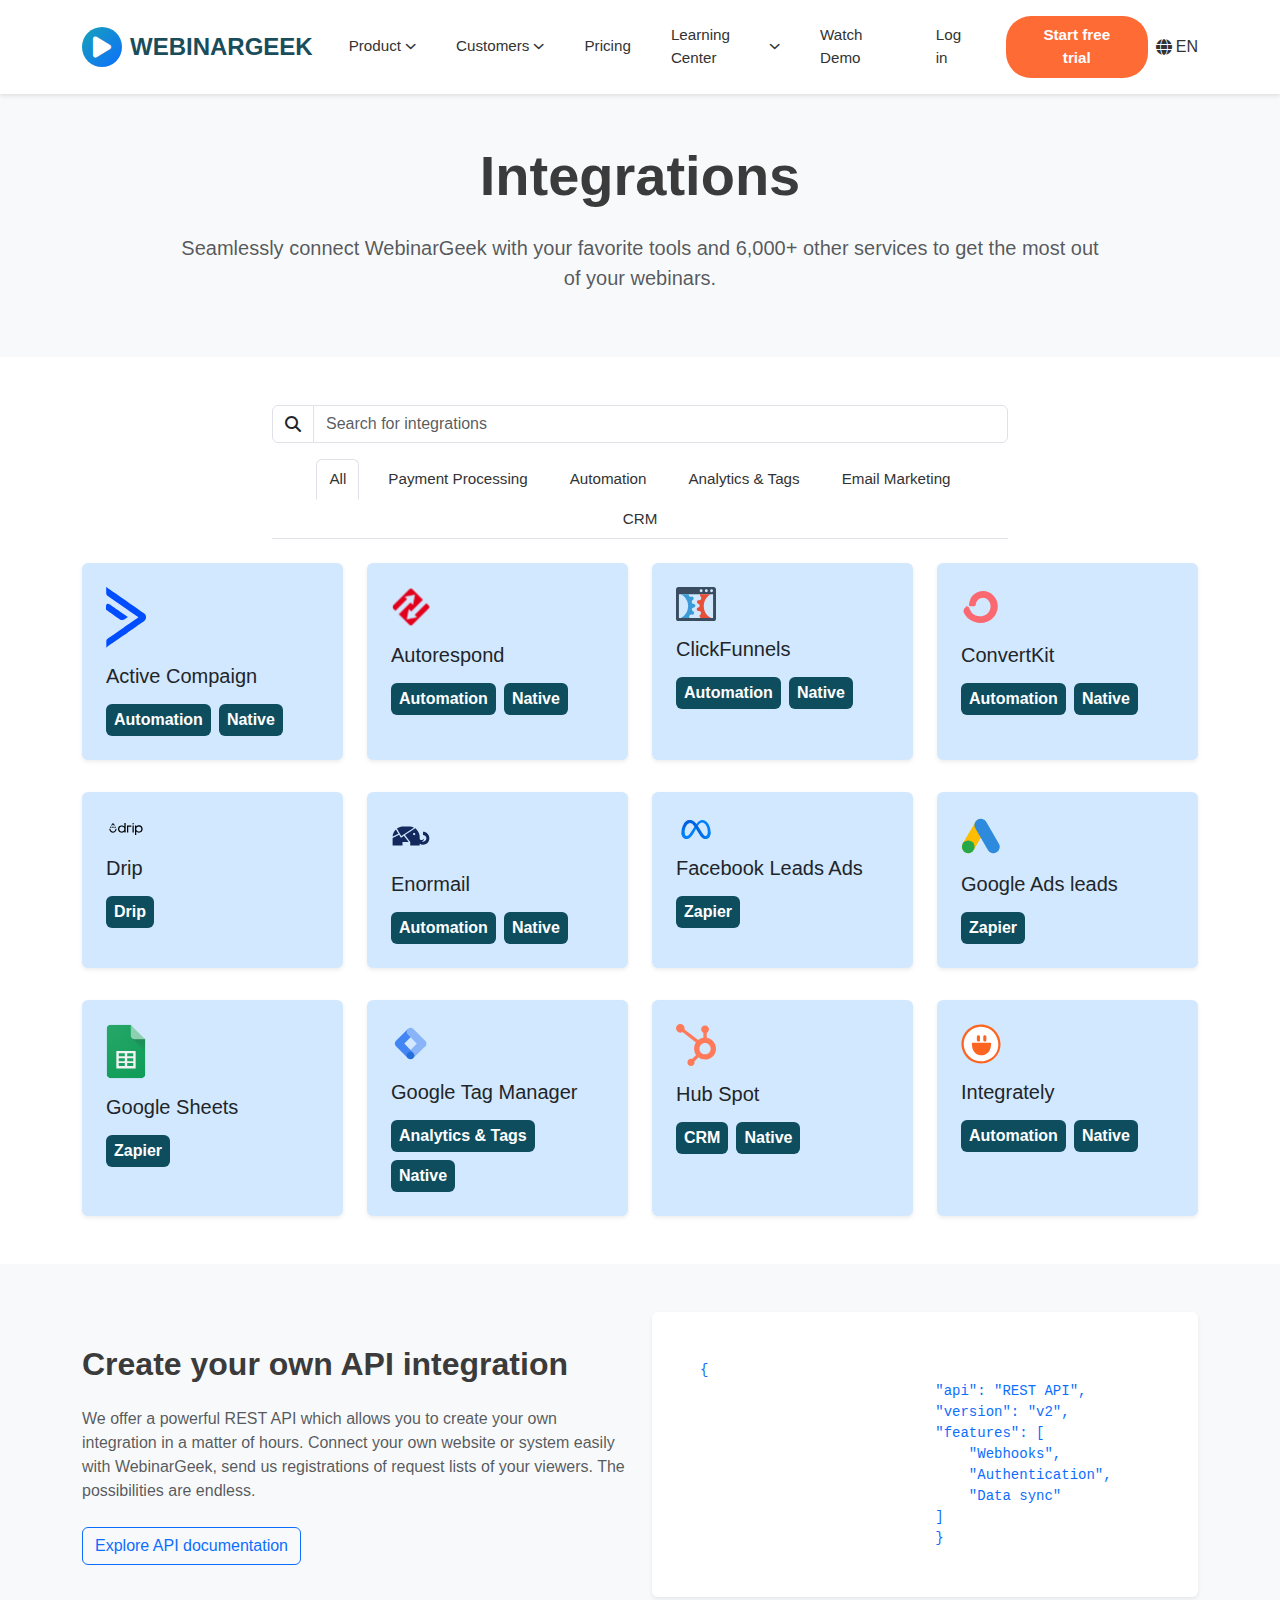
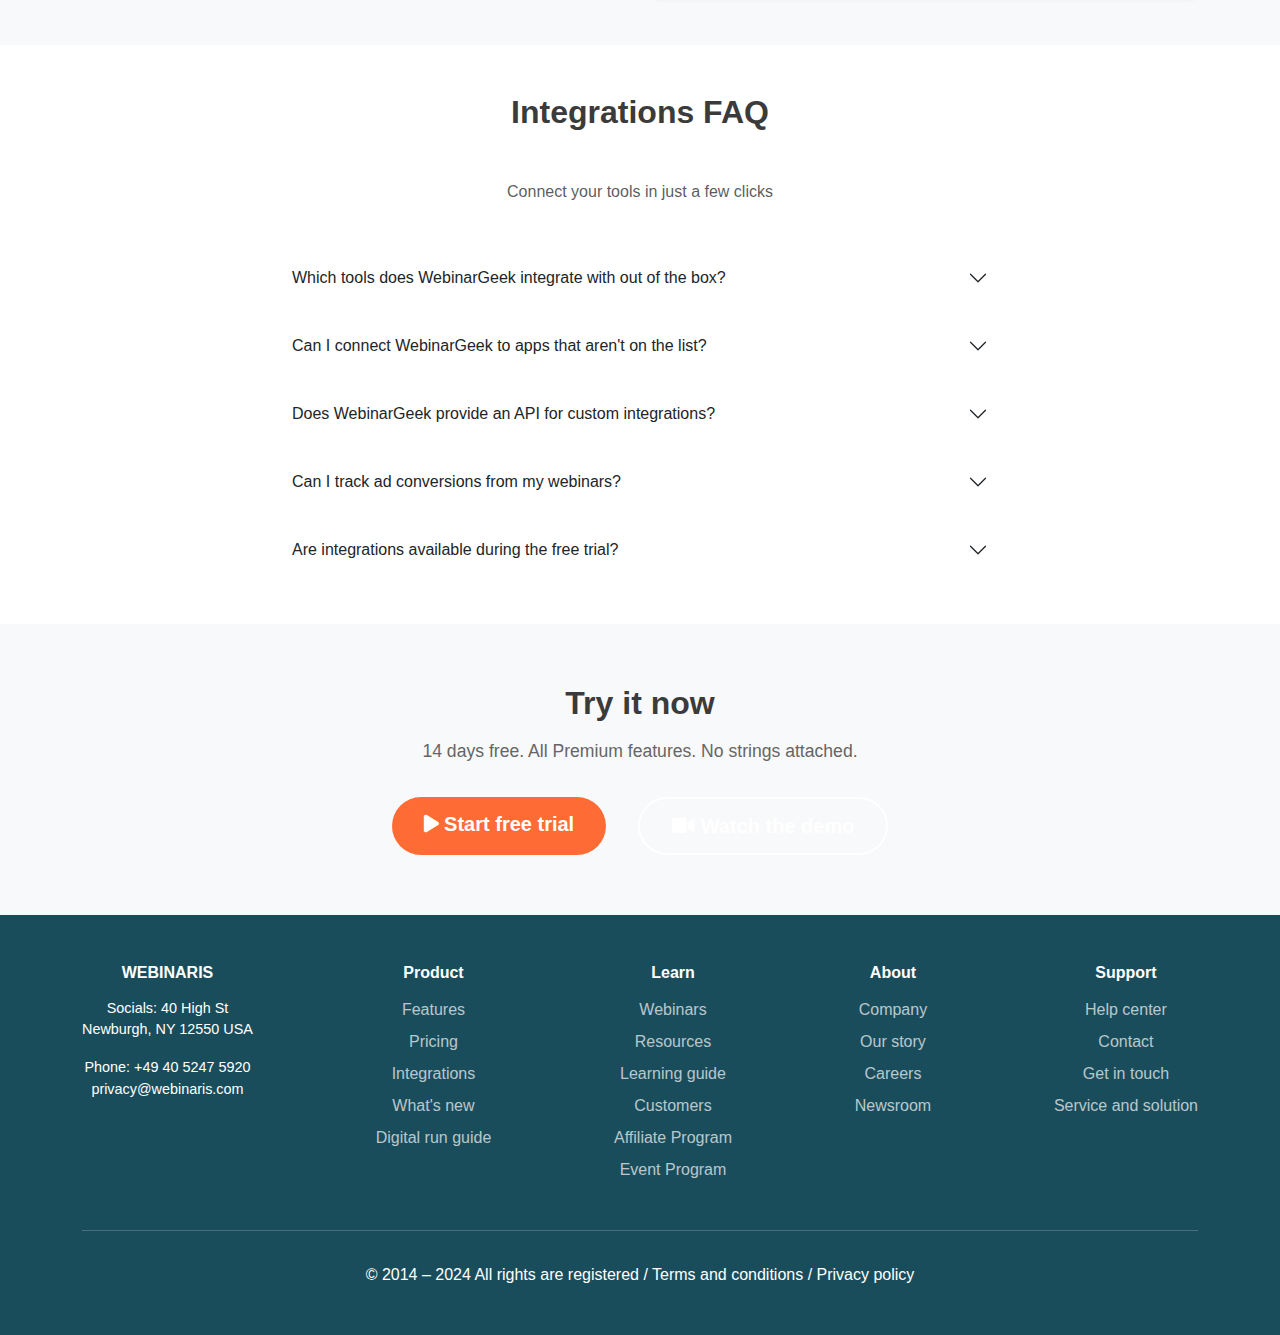
<file: integration.html>
<!DOCTYPE html>
<html lang="en">
<head>
    <meta charset="UTF-8">
    <meta name="viewport" content="width=device-width, initial-scale=1.0">
    <title>Integrations - WebinarGeek</title>
    <link href="https://cdn.jsdelivr.net/npm/bootstrap@5.3.0/dist/css/bootstrap.min.css" rel="stylesheet">
    <link rel="stylesheet" href="https://cdnjs.cloudflare.com/ajax/libs/font-awesome/6.4.0/css/all.min.css">
    <link rel="stylesheet" href="style.css">
</head>
<body>
    <!-- Navigation -->
    <nav class="navbar navbar-expand-lg navbar-light">
        <div class="container">
            <a class="navbar-brand" href="#">
                <div class="logo-icon">
                    <i class="fas fa-play"></i>
                </div>
                <span>WEBINARGEEK</span>
            </a>
            <button class="navbar-toggler" type="button" data-bs-toggle="collapse" data-bs-target="#navbarNav">
                <span class="navbar-toggler-icon"></span>
            </button>
            <div class="collapse navbar-collapse" id="navbarNav">
                <ul class="navbar-nav ms-auto">
                    <li class="nav-item">
                        <a class="nav-link" href="#">
                            Product
                            <i class="fas fa-chevron-down dropdown-arrow"></i>
                        </a>
                        <div class="dropdown-menu-custom">
                            <div class="row">
                                <div class="col-md-4 dropdown-intro">
                                    <h5>Product</h5>
                                    <p>Organize and host webinars with ease.</p>
                                    <a href="demo.html" class="btn-watch-demo">Watch demo</a>
                                </div>
                                <div class="col-md-8">
                                    <div class="row">
                                        <div class="col-md-4 dropdown-column">
                                            <h6>Features</h6>
                                            <a href="#" class="dropdown-item-custom">Integrations</a>
                                            <a href="payment.html" class="dropdown-item-custom">Pricing</a>
                                            <a href="#" class="dropdown-item-custom">Product Updates</a>
                                        </div>
                                        <div class="col-md-4 dropdown-column">
                                            <h6>WEBINARS</h6>
                                            <a href="#" class="dropdown-item-custom">Live webinar</a>
                                            <a href="#" class="dropdown-item-custom">Automated webinar</a>
                                            <a href="#" class="dropdown-item-custom">On demand webinar</a>
                                            <a href="#" class="dropdown-item-custom">Hybrid webinar</a>
                                            <a href="#" class="dropdown-item-custom">Paid webinar</a>
                                        </div>
                                        <div class="col-md-4 dropdown-column">
                                            <h6>SPOTLIGHT</h6>
                                            <a href="#" class="dropdown-item-custom">HubSpot Integration</a>
                                            <a href="#" class="dropdown-item-custom">Salesforce Integration</a>
                                            <a href="#" class="dropdown-item-custom">Webinar Channel</a>
                                            <a href="#" class="dropdown-item-custom">AI powered webinars</a>
                                        </div>
                                    </div>
                                </div>
                            </div>
                        </div>
                    </li>
                    <li class="nav-item">
                        <a class="nav-link" href="#">
                            Customers
                            <i class="fas fa-chevron-down dropdown-arrow"></i>
                        </a>
                    </li>
                    <li class="nav-item"><a class="nav-link" href="#">Pricing</a></li>
                    <li class="nav-item">
                        <a class="nav-link" href="#">
                            Learning Center
                            <i class="fas fa-chevron-down dropdown-arrow"></i>
                        </a>
                    </li>
                    <li class="nav-item"><a class="nav-link" href="#">Watch Demo</a></li>
                    <li class="nav-item"><a class="nav-link" href="#">Log in</a></li>
                </ul>
                <button class="btn btn-trial ms-3">Start free trial</button>
                
                <a href="#" class="language-selector">
                    <i class="fas fa-globe"></i>
                    <span>EN</span>
                </a>
            </div>
        </div>
    </nav>

    <!-- Hero Section -->
    <section class="py-5 bg-light">
        <div class="container">
            <div class="row">
                <div class="col-lg-10 mx-auto text-center">
                    <h1 class="display-4 fw-bold mb-4">Integrations</h1>
                    <p class="lead text-muted">Seamlessly connect WebinarGeek with your favorite tools and 6,000+ other services to get the most out of your webinars.</p>
                </div>
            </div>
        </div>
    </section>

    <!-- Search and Filter Section -->
    <section class="py-5">
        <div class="container">
    
            <!-- Search + Tabs -->
            <div class="row mb-4">
                <div class="col-lg-8 mx-auto">
    
                    <!-- Search -->
                    <div class="input-group mb-3">
                        <span class="input-group-text bg-white"><i class="fas fa-search"></i></span>
                        <input type="text" class="form-control" placeholder="Search for integrations">
                    </div>
    
                    <!-- Tabs -->
                    <ul class="nav nav-tabs justify-content-center" id="integrationTabs" role="tablist">
                        <li class="nav-item" role="presentation">
                            <button class="nav-link active" data-bs-toggle="tab" data-bs-target="#all">All</button>
                        </li>
                        <li class="nav-item" role="presentation">
                            <button class="nav-link" data-bs-toggle="tab" data-bs-target="#payment">Payment Processing</button>
                        </li>
                        <li class="nav-item" role="presentation">
                            <button class="nav-link" data-bs-toggle="tab" data-bs-target="#automation">Automation</button>
                        </li>
                        <li class="nav-item" role="presentation">
                            <button class="nav-link" data-bs-toggle="tab" data-bs-target="#analytics">Analytics & Tags</button>
                        </li>
                        <li class="nav-item" role="presentation">
                            <button class="nav-link" data-bs-toggle="tab" data-bs-target="#email">Email Marketing</button>
                        </li>
                        <li class="nav-item" role="presentation">
                            <button class="nav-link" data-bs-toggle="tab" data-bs-target="#crm">CRM</button>
                        </li>
                    </ul>
    
                </div>
            </div>
    
            <!-- Tab Content -->
            <div class="tab-content">
    
                <!-- ALL TAB -->
                <div class="tab-pane fade show active" id="all">
                    <div class="row g-4">
                        <!-- All 3 Cards -->
                        <div class="col-md-6 col-lg-3">
                            <div class="card h-100 shadow-sm border-0" style="background-color: #d2e8ff;">
                                <div class="card-body p-4">
                                    <div class="mb-3">
                                       <img src="images/activecampaign.svg" alt="" style="width:40px;height:auto;">
                                    </div>
                                    <h5 class="card-title mb-3">Active Compaign</h5>
                                    <div class="d-flex gap-2  flex-wrap">
                                        <span class="badge p-2 fs-6" style="background-color: rgb(14 77 94); color: #fff;">Automation</span>
                                        <span class="badge p-2 fs-6" style="background-color: rgb(14 77 94); color: #fff;">Native</span>
                                    </div>
                                </div>
                            </div>
                        </div>
                        <div class="col-md-6 col-lg-3">
                            <div class="card h-100 shadow-sm border-0" style="background-color: #d2e8ff;">
                                <div class="card-body p-4">
                                    <div class="mb-3">
                                       <img src="images/autorespond.svg" alt="" style="width:40px;height:auto;">
                                    </div>
                                    <h5 class="card-title mb-3">Autorespond</h5>
                                    <div class="d-flex gap-2  flex-wrap">
                                        <span class="badge p-2 fs-6" style="background-color: rgb(14 77 94); color: #fff;">Automation</span>
                                        <span class="badge p-2 fs-6" style="background-color: rgb(14 77 94); color: #fff;">Native</span>
                                    </div>
                                </div>
                            </div>
                        </div>
    
                        <div class="col-md-6 col-lg-3">
                            <div class="card h-100 shadow-sm border-0" style="background-color: #d2e8ff;">
                                <div class="card-body p-4">
                                    <div class="mb-3">
                                       <img src="images/click-funnels.svg" alt="" style="width:40px;height:auto;">
                                    </div>
                                    <h5 class="card-title mb-3">ClickFunnels</h5>
                                    <div class="d-flex gap-2  flex-wrap">
                                        <span class="badge p-2 fs-6" style="background-color: rgb(14 77 94); color: #fff;">Automation</span>
                                        <span class="badge p-2 fs-6" style="background-color: rgb(14 77 94); color: #fff;">Native</span>
                                    </div>
                                </div>
                            </div>
                        </div>
    
                        <div class="col-md-6 col-lg-3">
                            <div class="card h-100 shadow-sm border-0" style="background-color: #d2e8ff;">
                                <div class="card-body p-4">
                                    <div class="mb-3">
                                       <img src="images/convertkit01.svg" alt="" style="width:40px;height:auto;">
                                    </div>
                                    <h5 class="card-title mb-3">ConvertKit</h5>
                                    <div class="d-flex gap-2  flex-wrap">
                                        <span class="badge p-2 fs-6" style="background-color: rgb(14 77 94); color: #fff;">Automation</span>
                                        <span class="badge p-2 fs-6" style="background-color: rgb(14 77 94); color: #fff;">Native</span>
                                    </div>
                                </div>
                            </div>
                        </div>
    
                    
    
                       
    
                    </div>
                    <div class="row g-4 mt-2">
                        <!-- All 3 Cards -->
                        <div class="col-md-6 col-lg-3">
                            <div class="card h-100 shadow-sm border-0" style="background-color: #d2e8ff;">
                                <div class="card-body p-4">
                                    <div class="mb-3">
                                       <img src="images/drip-ar21.svg" alt="" style="width:40px;height:auto;">
                                    </div>
                                    <h5 class="card-title mb-3">Drip</h5>
                                    <div class="d-flex gap-2  flex-wrap">
                                        <span class="badge p-2 fs-6" style="background-color: rgb(14 77 94); color: #fff;">Drip</span>
                                      
                                    </div>
                                </div>
                            </div>
                        </div>
                        <div class="col-md-6 col-lg-3">
                            <div class="card h-100 shadow-sm border-0" style="background-color: #d2e8ff;">
                                <div class="card-body p-4">
                                    <div class="mb-3">
                                       <img src="images/enormail.svg" alt="" style="width:40px;height:auto;">
                                    </div>
                                    <h5 class="card-title mb-3">Enormail</h5>
                                    <div class="d-flex gap-2  flex-wrap">
                                        <span class="badge p-2 fs-6" style="background-color: rgb(14 77 94); color: #fff;">Automation</span>
                                        <span class="badge p-2 fs-6" style="background-color: rgb(14 77 94); color: #fff;">Native</span>
                                    </div>
                                </div>
                            </div>
                        </div>
    
                        <div class="col-md-6 col-lg-3">
                            <div class="card h-100 shadow-sm border-0" style="background-color: #d2e8ff;">
                                <div class="card-body p-4">
                                    <div class="mb-3">
                                       <img src="images/meta-1.svg" alt="" style="width:40px;height:auto;">
                                    </div>
                                    <h5 class="card-title mb-3">Facebook Leads Ads</h5>
                                    <div class="d-flex gap-2  flex-wrap">
                                        <span class="badge p-2 fs-6" style="background-color: rgb(14 77 94); color: #fff;">Zapier</span>
                                       
                                    </div>
                                </div>
                            </div>
                        </div>
    
                        <div class="col-md-6 col-lg-3">
                            <div class="card h-100 shadow-sm border-0" style="background-color: #d2e8ff;">
                                <div class="card-body p-4">
                                    <div class="mb-3">
                                       <img src="images/6929233_google-ads_logo_icon.svg" alt="" style="width:40px;height:auto;">
                                    </div>
                                    <h5 class="card-title mb-3">Google Ads leads</h5>
                                    <div class="d-flex gap-2  flex-wrap">
                                        <span class="badge p-2 fs-6" style="background-color: rgb(14 77 94); color: #fff;">Zapier</span>
                                       
                                    </div>
                                </div>
                            </div>
                        </div>
    
                    </div>
                    <div class="row g-4 mt-2">
                        <!-- All 3 Cards -->
                        <div class="col-md-6 col-lg-3">
                            <div class="card h-100 shadow-sm border-0" style="background-color: #d2e8ff;">
                                <div class="card-body p-4">
                                    <div class="mb-3">
                                       <img src="images/google_sheets_logo.svg" alt="" style="width:40px;height:auto;">
                                    </div>
                                    <h5 class="card-title mb-3">Google Sheets</h5>
                                    <div class="d-flex gap-2  flex-wrap">
                                        <span class="badge p-2 fs-6" style="background-color: rgb(14 77 94); color: #fff;">Zapier</span>
                                      
                                    </div>
                                </div>
                            </div>
                        </div>
                        <div class="col-md-6 col-lg-3">
                            <div class="card h-100 shadow-sm border-0" style="background-color: #d2e8ff;">
                                <div class="card-body p-4">
                                    <div class="mb-3">
                                       <img src="images/google-tag-manager.svg" alt="" style="width:40px;height:auto;">
                                    </div>
                                    <h5 class="card-title mb-3">Google Tag Manager</h5>
                                    <div class="d-flex gap-2  flex-wrap">
                                        <span class="badge p-2 fs-6" style="background-color: rgb(14 77 94); color: #fff;">Analytics & Tags</span>
                                        <span class="badge p-2 fs-6" style="background-color: rgb(14 77 94); color: #fff;">Native</span>
                                    </div>
                                </div>
                            </div>
                        </div>
    
                        <div class="col-md-6 col-lg-3">
                            <div class="card h-100 shadow-sm border-0" style="background-color: #d2e8ff;">
                                <div class="card-body p-4">
                                    <div class="mb-3">
                                       <img src="images/hubspot (1).svg" alt="" style="width:40px;height:auto;">
                                    </div>
                                    <h5 class="card-title mb-3">Hub Spot</h5>
                                    <div class="d-flex gap-2  flex-wrap">
                                        <span class="badge p-2 fs-6" style="background-color: rgb(14 77 94); color: #fff;">CRM</span>
                                        <span class="badge p-2 fs-6" style="background-color: rgb(14 77 94); color: #fff;">Native</span>
                                       
                                    </div>
                                </div>
                            </div>
                        </div>
    
                        <div class="col-md-6 col-lg-3">
                            <div class="card h-100 shadow-sm border-0" style="background-color: #d2e8ff;">
                                <div class="card-body p-4">
                                    <div class="mb-3">
                                       <img src="images/integrately_new_logo_icon.svg" alt="" style="width:40px;height:auto;">
                                    </div>
                                    <h5 class="card-title mb-3">Integrately</h5>
                                    <div class="d-flex gap-2  flex-wrap">
                                        <span class="badge p-2 fs-6" style="background-color: rgb(14 77 94); color: #fff;">Automation</span>
                                        <span class="badge p-2 fs-6" style="background-color: rgb(14 77 94); color: #fff;">Native</span>
                                       
                                    </div>
                                </div>
                            </div>
                        </div>                       
    
                    </div>
                </div>
    
                <!-- PAYMENT TAB -->
                <div class="tab-pane fade" id="payment">
                    <div class="row g-4">
                        <!-- All 3 Cards -->
                        <div class="col-md-6 col-lg-3">
                            <div class="card h-100 shadow-sm border-0" style="background-color: #d2e8ff;">
                                <div class="card-body p-4">
                                    <div class="mb-3">
                                       <img src="images/mollie_m-1.svg" alt="" style="width:40px;height:auto;">
                                    </div>
                                    <h5 class="card-title mb-3">Mollie</h5>
                                    <div class="d-flex gap-2  flex-wrap">
                                        <span class="badge p-2 fs-6" style="background-color: rgb(14 77 94); color: #fff;">Payment Proccess</span>
                                        <span class="badge p-2 fs-6" style="background-color: rgb(14 77 94); color: #fff;">Native</span>
                                    </div>
                                </div>
                            </div>
                        </div>
                        <div class="col-md-6 col-lg-3">
                            <div class="card h-100 shadow-sm border-0" style="background-color: #d2e8ff;">
                                <div class="card-body p-4">
                                    <div class="mb-3">
                                       <img src="images/moneybird.svg" alt="" style="width:40px;height:auto;">
                                    </div>
                                    <h5 class="card-title mb-3">Moneybird</h5>
                                    <div class="d-flex gap-2  flex-wrap">
                                        <span class="badge p-2 fs-6" style="background-color: rgb(14 77 94); color: #fff;">Payment Proccess</span>
                                        <span class="badge p-2 fs-6" style="background-color: rgb(14 77 94); color: #fff;">Native</span>
                                    </div>
                                </div>
                            </div>
                        </div>
    
                        <div class="col-md-6 col-lg-3">
                            <div class="card h-100 shadow-sm border-0" style="background-color: #d2e8ff;">
                                <div class="card-body p-4">
                                    <div class="mb-3">
                                       <img src="images/stripe.svg" alt="" style="width:40px;height:auto;">
                                    </div>
                                    <h5 class="card-title mb-3">Stripe</h5>
                                    <div class="d-flex gap-2  flex-wrap">
                                        <span class="badge p-2 fs-6" style="background-color: rgb(14 77 94); color: #fff;">Payment Proccess</span>
                                        <span class="badge p-2 fs-6" style="background-color: rgb(14 77 94); color: #fff;">Native</span>
                                    </div>
                                </div>
                            </div>
                        </div>
    
                        <div class="col-md-6 col-lg-3">
                            <div class="card h-100 shadow-sm border-0" style="background-color: #d2e8ff;">
                                <div class="card-body p-4">
                                    <div class="mb-3">
                                       <img src="images/convertkit01.svg" alt="" style="width:40px;height:auto;">
                                    </div>
                                    <h5 class="card-title mb-3">ConvertKit</h5>
                                    <div class="d-flex gap-2  flex-wrap">
                                        <span class="badge p-2 fs-6" style="background-color: rgb(14 77 94); color: #fff;">Automation</span>
                                        <span class="badge p-2 fs-6" style="background-color: rgb(14 77 94); color: #fff;">Native</span>
                                    </div>
                                </div>
                            </div>
                        </div>
    
                    </div>
                </div>
    
                <!-- AUTOMATION TAB -->
                <div class="tab-pane fade" id="automation">
                    <div class="row g-4">
                        <!-- All 3 Cards -->
                        <div class="col-md-6 col-lg-3">
                            <div class="card h-100 shadow-sm border-0" style="background-color: #d2e8ff;">
                                <div class="card-body p-4">
                                    <div class="mb-3">
                                       <img src="images/activecampaign.svg" alt="" style="width:40px;height:auto;">
                                    </div>
                                    <h5 class="card-title mb-3">Active Compaign</h5>
                                    <div class="d-flex gap-2  flex-wrap">
                                        <span class="badge p-2 fs-6" style="background-color: rgb(14 77 94); color: #fff;">Automation</span>
                                        <span class="badge p-2 fs-6" style="background-color: rgb(14 77 94); color: #fff;">Native</span>
                                    </div>
                                </div>
                            </div>
                        </div>
                        <div class="col-md-6 col-lg-3">
                            <div class="card h-100 shadow-sm border-0" style="background-color: #d2e8ff;">
                                <div class="card-body p-4">
                                    <div class="mb-3">
                                       <img src="images/autorespond.svg" alt="" style="width:40px;height:auto;">
                                    </div>
                                    <h5 class="card-title mb-3">Autorespond</h5>
                                    <div class="d-flex gap-2  flex-wrap">
                                        <span class="badge p-2 fs-6" style="background-color: rgb(14 77 94); color: #fff;">Automation</span>
                                        <span class="badge p-2 fs-6" style="background-color: rgb(14 77 94); color: #fff;">Native</span>
                                    </div>
                                </div>
                            </div>
                        </div>
    
                        <div class="col-md-6 col-lg-3">
                            <div class="card h-100 shadow-sm border-0" style="background-color: #d2e8ff;">
                                <div class="card-body p-4">
                                    <div class="mb-3">
                                       <img src="images/click-funnels.svg" alt="" style="width:40px;height:auto;">
                                    </div>
                                    <h5 class="card-title mb-3">ClickFunnels</h5>
                                    <div class="d-flex gap-2  flex-wrap">
                                        <span class="badge p-2 fs-6" style="background-color: rgb(14 77 94); color: #fff;">Automation</span>
                                        <span class="badge p-2 fs-6" style="background-color: rgb(14 77 94); color: #fff;">Native</span>
                                    </div>
                                </div>
                            </div>
                        </div>
    
                        <div class="col-md-6 col-lg-3">
                            <div class="card h-100 shadow-sm border-0" style="background-color: #d2e8ff;">
                                <div class="card-body p-4">
                                    <div class="mb-3">
                                       <img src="images/convertkit01.svg" alt="" style="width:40px;height:auto;">
                                    </div>
                                    <h5 class="card-title mb-3">ConvertKit</h5>
                                    <div class="d-flex gap-2  flex-wrap">
                                        <span class="badge p-2 fs-6" style="background-color: rgb(14 77 94); color: #fff;">Automation</span>
                                        <span class="badge p-2 fs-6" style="background-color: rgb(14 77 94); color: #fff;">Native</span>
                                    </div>
                                </div>
                            </div>
                        </div>
    
                    
    
                       
    
                    </div>
                </div>
    
                <!-- ANALYTICS TAB -->
                <div class="tab-pane fade" id="analytics">
                    <div class="row g-4 mt-2">
                        <!-- All 3 Cards -->
                        <div class="col-md-6 col-lg-3">
                            <div class="card h-100 shadow-sm border-0" style="background-color: #d2e8ff;">
                                <div class="card-body p-4">
                                    <div class="mb-3">
                                       <img src="images/drip-ar21.svg" alt="" style="width:40px;height:auto;">
                                    </div>
                                    <h5 class="card-title mb-3">Drip</h5>
                                    <div class="d-flex gap-2  flex-wrap">
                                        <span class="badge p-2 fs-6" style="background-color: rgb(14 77 94); color: #fff;">Drip</span>
                                      
                                    </div>
                                </div>
                            </div>
                        </div>
                        <div class="col-md-6 col-lg-3">
                            <div class="card h-100 shadow-sm border-0" style="background-color: #d2e8ff;">
                                <div class="card-body p-4">
                                    <div class="mb-3">
                                       <img src="images/enormail.svg" alt="" style="width:40px;height:auto;">
                                    </div>
                                    <h5 class="card-title mb-3">Enormail</h5>
                                    <div class="d-flex gap-2  flex-wrap">
                                        <span class="badge p-2 fs-6" style="background-color: rgb(14 77 94); color: #fff;">Automation</span>
                                        <span class="badge p-2 fs-6" style="background-color: rgb(14 77 94); color: #fff;">Native</span>
                                    </div>
                                </div>
                            </div>
                        </div>
    
                        <div class="col-md-6 col-lg-3">
                            <div class="card h-100 shadow-sm border-0" style="background-color: #d2e8ff;">
                                <div class="card-body p-4">
                                    <div class="mb-3">
                                       <img src="images/meta-1.svg" alt="" style="width:40px;height:auto;">
                                    </div>
                                    <h5 class="card-title mb-3">Facebook Leads Ads</h5>
                                    <div class="d-flex gap-2  flex-wrap">
                                        <span class="badge p-2 fs-6" style="background-color: rgb(14 77 94); color: #fff;">Zapier</span>
                                       
                                    </div>
                                </div>
                            </div>
                        </div>
    
                        <div class="col-md-6 col-lg-3">
                            <div class="card h-100 shadow-sm border-0" style="background-color: #d2e8ff;">
                                <div class="card-body p-4">
                                    <div class="mb-3">
                                       <img src="images/6929233_google-ads_logo_icon.svg" alt="" style="width:40px;height:auto;">
                                    </div>
                                    <h5 class="card-title mb-3">Google Ads leads</h5>
                                    <div class="d-flex gap-2  flex-wrap">
                                        <span class="badge p-2 fs-6" style="background-color: rgb(14 77 94); color: #fff;">Zapier</span>
                                       
                                    </div>
                                </div>
                            </div>
                        </div>
    
                    </div>
                </div>
    
                <!-- EMAIL MARKETING TAB -->
                <div class="tab-pane fade" id="email">
                    <div class="row g-4 mt-2">
                        <!-- All 3 Cards -->
                        <div class="col-md-6 col-lg-3">
                            <div class="card h-100 shadow-sm border-0" style="background-color: #d2e8ff;">
                                <div class="card-body p-4">
                                    <div class="mb-3">
                                       <img src="images/drip-ar21.svg" alt="" style="width:40px;height:auto;">
                                    </div>
                                    <h5 class="card-title mb-3">Drip</h5>
                                    <div class="d-flex gap-2  flex-wrap">
                                        <span class="badge p-2 fs-6" style="background-color: rgb(14 77 94); color: #fff;">Drip</span>
                                      
                                    </div>
                                </div>
                            </div>
                        </div>
                        <div class="col-md-6 col-lg-3">
                            <div class="card h-100 shadow-sm border-0" style="background-color: #d2e8ff;">
                                <div class="card-body p-4">
                                    <div class="mb-3">
                                       <img src="images/enormail.svg" alt="" style="width:40px;height:auto;">
                                    </div>
                                    <h5 class="card-title mb-3">Enormail</h5>
                                    <div class="d-flex gap-2  flex-wrap">
                                        <span class="badge p-2 fs-6" style="background-color: rgb(14 77 94); color: #fff;">Automation</span>
                                        <span class="badge p-2 fs-6" style="background-color: rgb(14 77 94); color: #fff;">Native</span>
                                    </div>
                                </div>
                            </div>
                        </div>
    
                        <div class="col-md-6 col-lg-3">
                            <div class="card h-100 shadow-sm border-0" style="background-color: #d2e8ff;">
                                <div class="card-body p-4">
                                    <div class="mb-3">
                                       <img src="images/meta-1.svg" alt="" style="width:40px;height:auto;">
                                    </div>
                                    <h5 class="card-title mb-3">Facebook Leads Ads</h5>
                                    <div class="d-flex gap-2  flex-wrap">
                                        <span class="badge p-2 fs-6" style="background-color: rgb(14 77 94); color: #fff;">Zapier</span>
                                       
                                    </div>
                                </div>
                            </div>
                        </div>
    
                        <div class="col-md-6 col-lg-3">
                            <div class="card h-100 shadow-sm border-0" style="background-color: #d2e8ff;">
                                <div class="card-body p-4">
                                    <div class="mb-3">
                                       <img src="images/6929233_google-ads_logo_icon.svg" alt="" style="width:40px;height:auto;">
                                    </div>
                                    <h5 class="card-title mb-3">Google Ads leads</h5>
                                    <div class="d-flex gap-2  flex-wrap">
                                        <span class="badge p-2 fs-6" style="background-color: rgb(14 77 94); color: #fff;">Zapier</span>
                                       
                                    </div>
                                </div>
                            </div>
                        </div>
    
                    </div>
                    <div class="row g-4 mt-2">
                        <!-- All 3 Cards -->
                        <div class="col-md-6 col-lg-3">
                            <div class="card h-100 shadow-sm border-0" style="background-color: #d2e8ff;">
                                <div class="card-body p-4">
                                    <div class="mb-3">
                                       <img src="images/google_sheets_logo.svg" alt="" style="width:40px;height:auto;">
                                    </div>
                                    <h5 class="card-title mb-3">Google Sheets</h5>
                                    <div class="d-flex gap-2  flex-wrap">
                                        <span class="badge p-2 fs-6" style="background-color: rgb(14 77 94); color: #fff;">Zapier</span>
                                      
                                    </div>
                                </div>
                            </div>
                        </div>
                        <div class="col-md-6 col-lg-3">
                            <div class="card h-100 shadow-sm border-0" style="background-color: #d2e8ff;">
                                <div class="card-body p-4">
                                    <div class="mb-3">
                                       <img src="images/google-tag-manager.svg" alt="" style="width:40px;height:auto;">
                                    </div>
                                    <h5 class="card-title mb-3">Google Tag Manager</h5>
                                    <div class="d-flex gap-2  flex-wrap">
                                        <span class="badge p-2 fs-6" style="background-color: rgb(14 77 94); color: #fff;">Analytics & Tags</span>
                                        <span class="badge p-2 fs-6" style="background-color: rgb(14 77 94); color: #fff;">Native</span>
                                    </div>
                                </div>
                            </div>
                        </div>
    
                        <div class="col-md-6 col-lg-3">
                            <div class="card h-100 shadow-sm border-0" style="background-color: #d2e8ff;">
                                <div class="card-body p-4">
                                    <div class="mb-3">
                                       <img src="images/hubspot (1).svg" alt="" style="width:40px;height:auto;">
                                    </div>
                                    <h5 class="card-title mb-3">Hub Spot</h5>
                                    <div class="d-flex gap-2  flex-wrap">
                                        <span class="badge p-2 fs-6" style="background-color: rgb(14 77 94); color: #fff;">CRM</span>
                                        <span class="badge p-2 fs-6" style="background-color: rgb(14 77 94); color: #fff;">Native</span>
                                       
                                    </div>
                                </div>
                            </div>
                        </div>
    
                        <div class="col-md-6 col-lg-3">
                            <div class="card h-100 shadow-sm border-0" style="background-color: #d2e8ff;">
                                <div class="card-body p-4">
                                    <div class="mb-3">
                                       <img src="images/integrately_new_logo_icon.svg" alt="" style="width:40px;height:auto;">
                                    </div>
                                    <h5 class="card-title mb-3">Integrately</h5>
                                    <div class="d-flex gap-2  flex-wrap">
                                        <span class="badge p-2 fs-6" style="background-color: rgb(14 77 94); color: #fff;">Automation</span>
                                        <span class="badge p-2 fs-6" style="background-color: rgb(14 77 94); color: #fff;">Native</span>
                                       
                                    </div>
                                </div>
                            </div>
                        </div>                       
    
                    </div>
                </div>
    
                <!-- CRM TAB -->
                <div class="tab-pane fade" id="crm">
                    <div class="col-md-6 col-lg-3">
                        <div class="card h-100 shadow-sm border-0" style="background-color: #d2e8ff;">
                            <div class="card-body p-4">
                                <div class="mb-3">
                                   <img src="images/hubspot (1).svg" alt="" style="width:40px;height:auto;">
                                </div>
                                <h5 class="card-title mb-3">Hub Spot</h5>
                                <div class="d-flex gap-2  flex-wrap">
                                    <span class="badge p-2 fs-6" style="background-color: rgb(14 77 94); color: #fff;">CRM</span>
                                    <span class="badge p-2 fs-6" style="background-color: rgb(14 77 94); color: #fff;">Native</span>
                                   
                                </div>
                            </div>
                        </div>
                    </div>
                </div>
    
            </div>
        </div>
    </section>
    

    <!-- API Section -->
    <section class="py-5 bg-light">
        <div class="container">
            <div class="row align-items-center">
                <div class="col-lg-6 mb-4 mb-lg-0">
                    <h2 class="fw-bold mb-4">Create your own API integration</h2>
                    <p class="text-muted mb-4">We offer a powerful REST API which allows you to create your own integration in a matter of hours. Connect your own website or system easily with WebinarGeek, send us registrations of request lists of your viewers. The possibilities are endless.</p>
                    <button class="btn btn-outline-primary">Explore API documentation</button>
                </div>
                <div class="col-lg-6">
                    <div class="bg-white p-5 rounded shadow-sm">
                        <pre class="mb-0"><code class="text-primary">{
                            "api": "REST API",
                            "version": "v2",
                            "features": [
                                "Webhooks",
                                "Authentication",
                                "Data sync"
                            ]
                            }</code></pre>
                    </div>
                </div>
            </div>
        </div>
    </section>

    <!-- FAQ Section -->
    <section class="py-5">
        <div class="container">
            <h2 class="text-center fw-bold mb-5">Integrations FAQ</h2>
            <p class="text-center text-muted mb-5">Connect your tools in just a few clicks</p>
            
            <div class="row">
                <div class="col-lg-8 mx-auto">
                    <div class="accordion" id="faqAccordion">
                        <div class="accordion-item border-0 mb-3">
                            <h2 class="accordion-header">
                                <button class="accordion-button collapsed" type="button" data-bs-toggle="collapse" data-bs-target="#faq1">
                                    Which tools does WebinarGeek integrate with out of the box?
                                </button>
                            </h2>
                            <div id="faq1" class="accordion-collapse collapse" data-bs-parent="#faqAccordion">
                                <div class="accordion-body">
                                    WebinarGeek integrates with numerous popular tools including Zapier, Integrately, and through our REST API with thousands more applications.
                                </div>
                            </div>
                        </div>

                        <div class="accordion-item border-0 mb-3">
                            <h2 class="accordion-header">
                                <button class="accordion-button collapsed" type="button" data-bs-toggle="collapse" data-bs-target="#faq2">
                                    Can I connect WebinarGeek to apps that aren't on the list?
                                </button>
                            </h2>
                            <div id="faq2" class="accordion-collapse collapse" data-bs-parent="#faqAccordion">
                                <div class="accordion-body">
                                    Yes! Using our REST API or automation platforms like Zapier, you can connect to virtually any application.
                                </div>
                            </div>
                        </div>

                        <div class="accordion-item border-0 mb-3">
                            <h2 class="accordion-header">
                                <button class="accordion-button collapsed" type="button" data-bs-toggle="collapse" data-bs-target="#faq3">
                                    Does WebinarGeek provide an API for custom integrations?
                                </button>
                            </h2>
                            <div id="faq3" class="accordion-collapse collapse" data-bs-parent="#faqAccordion">
                                <div class="accordion-body">
                                    Absolutely! We offer a comprehensive REST API with full documentation.
                                </div>
                            </div>
                        </div>

                        <div class="accordion-item border-0 mb-3">
                            <h2 class="accordion-header">
                                <button class="accordion-button collapsed" type="button" data-bs-toggle="collapse" data-bs-target="#faq4">
                                    Can I track ad conversions from my webinars?
                                </button>
                            </h2>
                            <div id="faq4" class="accordion-collapse collapse" data-bs-parent="#faqAccordion">
                                <div class="accordion-body">
                                    Yes, you can track conversions through our analytics integrations and custom pixels.
                                </div>
                            </div>
                        </div>

                        <div class="accordion-item border-0">
                            <h2 class="accordion-header">
                                <button class="accordion-button collapsed" type="button" data-bs-toggle="collapse" data-bs-target="#faq5">
                                    Are integrations available during the free trial?
                                </button>
                            </h2>
                            <div id="faq5" class="accordion-collapse collapse" data-bs-parent="#faqAccordion">
                                <div class="accordion-body">
                                    Yes, all integrations are available during your 14-day free trial.
                                </div>
                            </div>
                        </div>
                    </div>
                </div>
            </div>
        </div>
    </section>

    <!-- CTA Section -->
    <section class="cta-section bg-light">
        <div class="container">
            <h2>Try it now</h2>
            <p>14 days free. All Premium features. No strings attached.</p>
            <div class="d-flex gap-3 justify-content-center flex-wrap">
                <a href="register.html" class="btn btn-primary-custom btn-lg">
                    <i class="fas fa-play"></i> Start free trial
                </a>
                <button class="btn btn-secondary-custom btn-lg">
                    <i class="fas fa-video"></i> Watch the demo
                </button>
            </div>
        </div>
    </section>

    <!-- Footer -->
    <footer>
        <div class="container">
            <div class="footer-links">
                <div class="footer-column">
                    <h6>WEBINARIS</h6>
                    <p style="font-size: 0.9rem;">Socials: 40 High St<br>Newburgh, NY 12550 USA</p>
                    <p style="font-size: 0.9rem;">Phone: +49 40 5247 5920<br>privacy@webinaris.com</p>
                </div>
                <div class="footer-column">
                    <h6>Product</h6>
                    <ul>
                        <li><a href="#">Features</a></li>
                        <li><a href="#">Pricing</a></li>
                        <li><a href="#">Integrations</a></li>
                        <li><a href="#">What's new</a></li>
                        <li><a href="#">Digital run guide</a></li>
                    </ul>
                </div>
                <div class="footer-column">
                    <h6>Learn</h6>
                    <ul>
                        <li><a href="#">Webinars</a></li>
                        <li><a href="#">Resources</a></li>
                        <li><a href="#">Learning guide</a></li>
                        <li><a href="#">Customers</a></li>
                        <li><a href="#">Affiliate Program</a></li>
                        <li><a href="#">Event Program</a></li>
                    </ul>
                </div>
                <div class="footer-column">
                    <h6>About</h6>
                    <ul>
                        <li><a href="#">Company</a></li>
                        <li><a href="#">Our story</a></li>
                        <li><a href="#">Careers</a></li>
                        <li><a href="#">Newsroom</a></li>
                    </ul>
                </div>
                <div class="footer-column">
                    <h6>Support</h6>
                    <ul>
                        <li><a href="#">Help center</a></li>
                        <li><a href="#">Contact</a></li>
                        <li><a href="#">Get in touch</a></li>
                        <li><a href="#">Service and solution</a></li>
                    </ul>
                </div>
            </div>

            <div class="footer-bottom">
                <p>&copy; 2014 – 2024 All rights are registered / Terms and conditions / Privacy policy</p>
               
            </div>
        </div>
     </footer>  

    <script src="https://cdn.jsdelivr.net/npm/bootstrap@5.3.0/dist/js/bootstrap.bundle.min.js"></script>
</body>
</html>
</file>
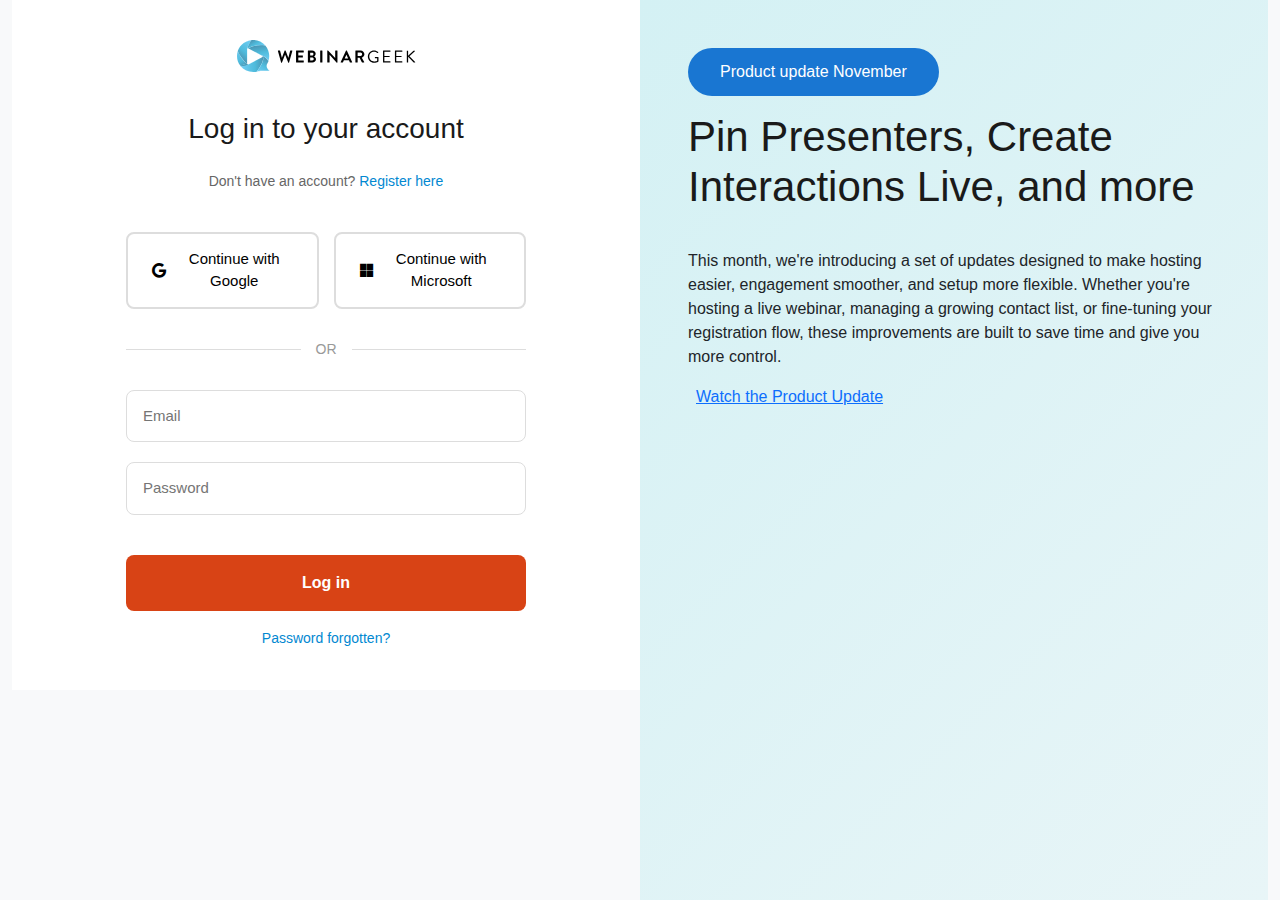
<file: login.html>
<!DOCTYPE html>
<html lang="en">
<head>
    <meta charset="UTF-8">
    <meta name="viewport" content="width=device-width, initial-scale=1.0">
    <title>WebinarGeek - Sign Up & Login</title>
    <link href="https://cdnjs.cloudflare.com/ajax/libs/bootstrap/5.3.0/css/bootstrap.min.css" rel="stylesheet">
    <link href="https://cdn.jsdelivr.net/npm/bootstrap@5.3.2/dist/css/bootstrap.min.css" rel="stylesheet">

    <!-- Font Awesome -->
    <link rel="stylesheet" href="https://cdnjs.cloudflare.com/ajax/libs/font-awesome/6.5.0/css/all.min.css">

    <!-- Bootstrap 5 JS -->
    <script src="https://cdn.jsdelivr.net/npm/bootstrap@5.3.2/dist/js/bootstrap.bundle.min.js"></script>
    <link rel="stylesheet" href="css/login.css">
    <script src="https://cdnjs.cloudflare.com/ajax/libs/jquery/3.7.1/jquery.min.js"></script>
    <script src="js/app.js"></script>

</head>
<body>




    <!-- Login Page -->
    <div class="page active" id="login">
        <div class="container">
            <div class="col-md-6 col-12">
                <div style="flex: 1; display: flex; align-items: center; justify-content: center; background: white;">
                    <div style="max-width: 480px; width: 100%; padding: 40px;">
                        <div class="logo d-flex justify-content-center" >
                            <img src="images/webinargeek-light.svg" alt="Column 1" class="img-fluid">
                        </div>
    
                        <h1 style="text-align: center; font-size: 28px; margin-bottom: 15px;">Log in to your account</h1>
                        <p class="login-link" style="margin-bottom: 40px;">Don't have an account? <a href="register.html">Register here</a></p>
    
                        <div class="auth-buttons">
                            <button class="auth-btn">
                                <i class="fab fa-google"></i>
                                Continue with Google
                                
                            </button>
                            <button class="auth-btn">
                                <i class="fab fa-microsoft" ></i>
                                Continue with Microsoft
                            </button>
                        </div>
    
                        <div class="divider">OR</div>
    
                        <div class="form-group">
                            <input type="email" placeholder="Email">
                        </div>
    
                        <div class="form-group">
                            <input type="password" placeholder="Password">
                        </div>
    
                        <button class="primary-btn">Log in</button>
    
                        <div class="forgot-link">
                            <a href="forgot-password.html">Password forgotten?</a>
                        </div>
                    </div>
                </div>
            </div>
            <div class="col-md-6 col-12 p-5" style="background: linear-gradient(135deg, #d4f1f4 0%, #e8f5f7 100%);">
                <div class="">
                    <div class="login-badge " >
                        Product update November
                    </div>
                    
                    <h1 class="pt-3">Pin Presenters, Create Interactions Live, and more</h1>
                    
                    <p class="description pt-3">
                        This month, we're introducing a set of updates designed to make hosting easier, engagement smoother, and setup more flexible. Whether you're hosting a live webinar, managing a growing contact list, or fine-tuning your registration flow, these improvements are built to save time and give you more control.
                    </p>
                    
                    <a href="home.html" class="cta-button text-decoration-nome p-2 border-primary mt-4" >Watch the Product Update</a>
            
                    <div class="decoration">
                        <div class="rect-accent"></div>
                        <div class="circle-pattern">
                            <div class="circle circle-1"></div>
                            <div class="circle circle-2"></div>
                            <div class="circle circle-3"></div>
                            <div class="circle circle-4"></div>
                            <div class="circle circle-5"></div>
                        </div>
                    </div>
                </div>
            </div>
            
        </div>
    </div>


</body>
</html>
</file>
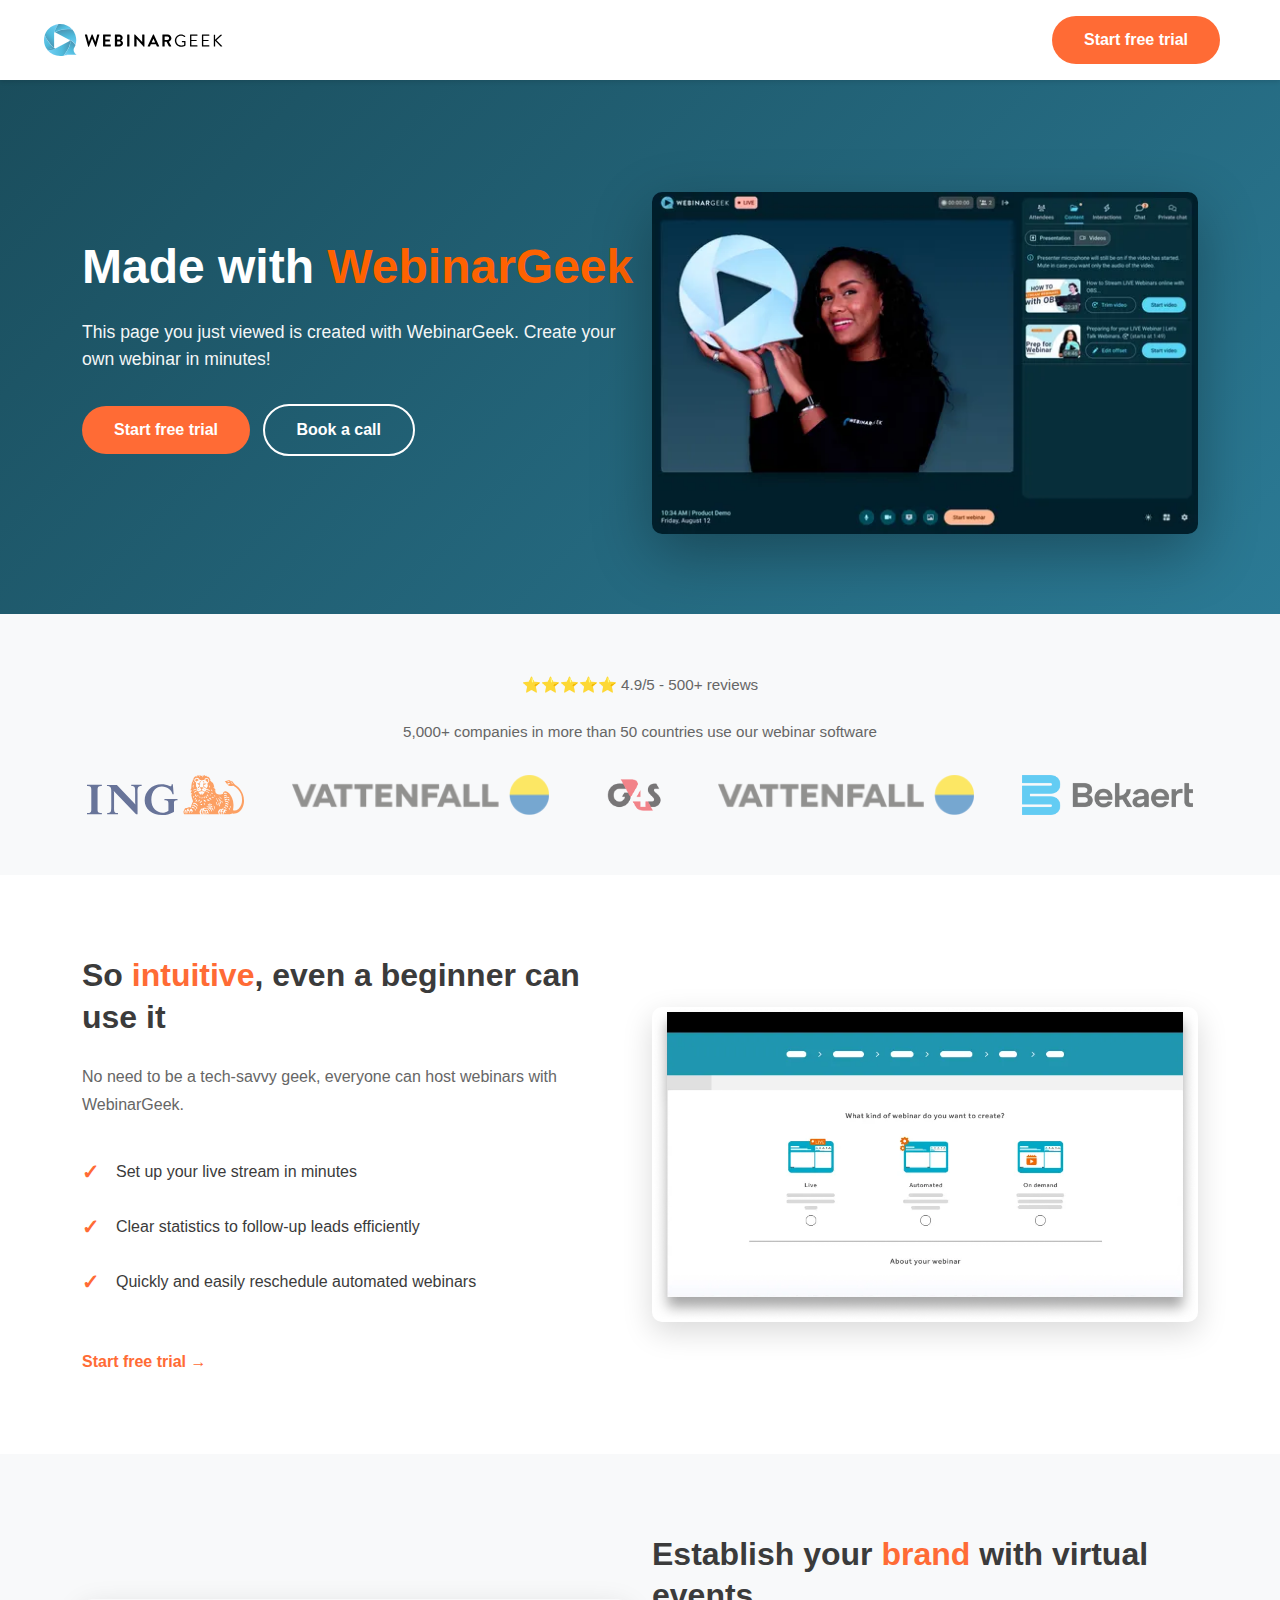
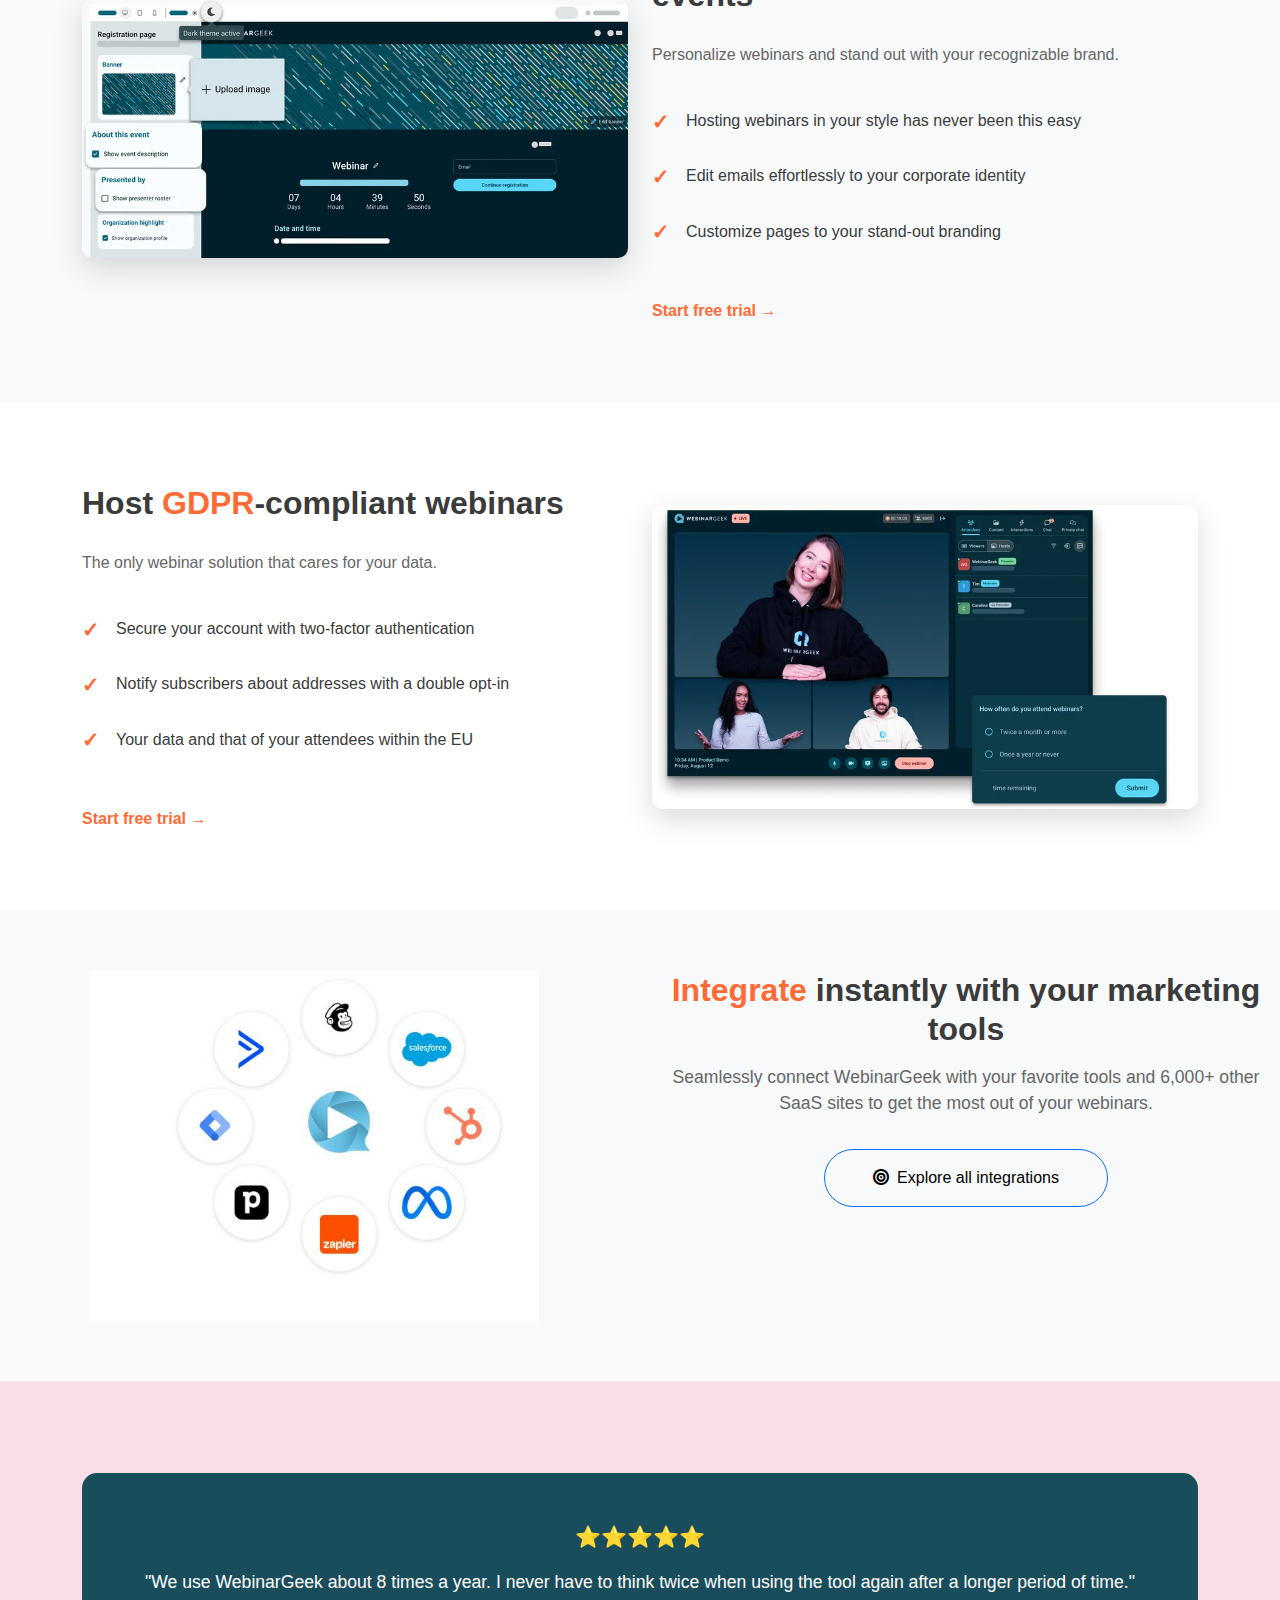
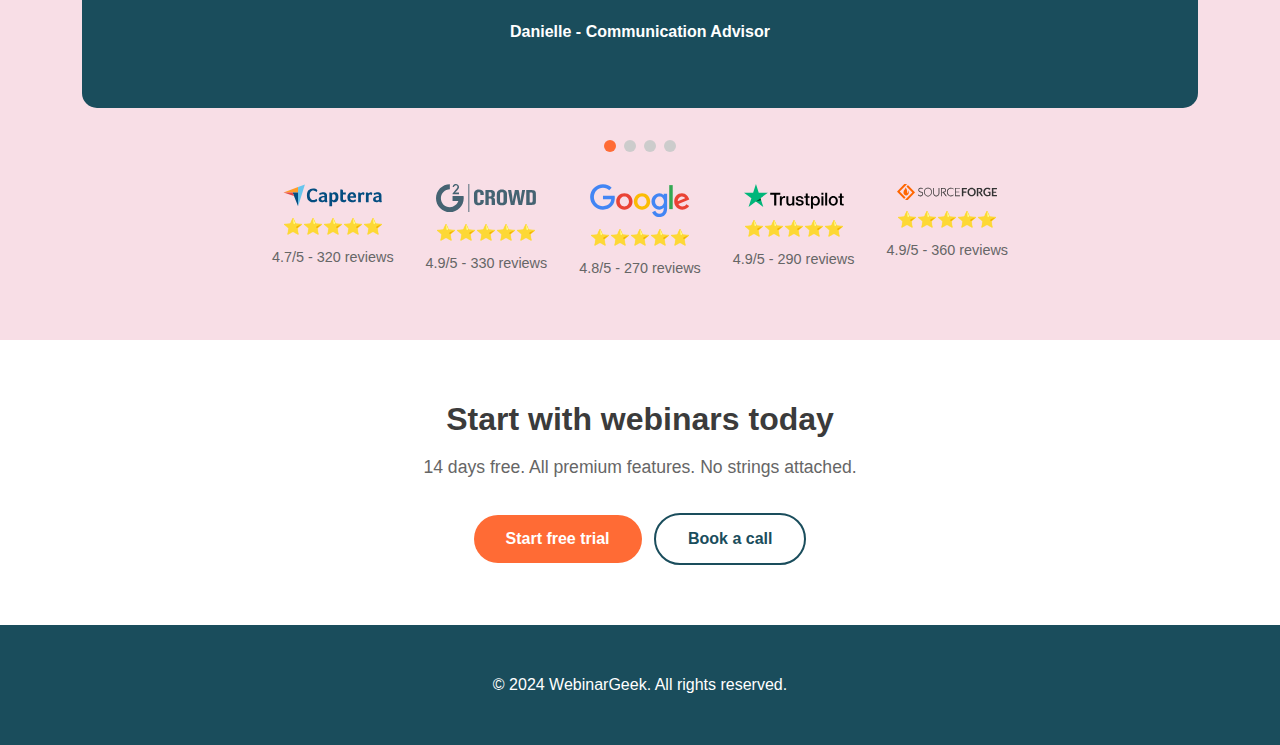
<file: made-with-webinargeek.html>
<!DOCTYPE html>
<html lang="en">
<head>
    <meta charset="UTF-8">
    <meta name="viewport" content="width=device-width, initial-scale=1.0">
    <title>WebinarGeek - Create Your Webinar in Minutes</title>
    <link href="https://cdnjs.cloudflare.com/ajax/libs/bootstrap/5.3.0/css/bootstrap.min.css" rel="stylesheet">
    <link href="https://cdn.jsdelivr.net/npm/bootstrap@5.3.2/dist/css/bootstrap.min.css" rel="stylesheet">

    <!-- Font Awesome -->
    <link rel="stylesheet" href="https://cdnjs.cloudflare.com/ajax/libs/font-awesome/6.5.0/css/all.min.css">

    <!-- Bootstrap 5 JS -->
    <script src="https://cdn.jsdelivr.net/npm/bootstrap@5.3.2/dist/js/bootstrap.bundle.min.js"></script>
    <link rel="stylesheet" href="style.css">
    <script src="https://cdnjs.cloudflare.com/ajax/libs/jquery/3.7.1/jquery.min.js"></script>
    <script src="js/app.js"></script>

</head>
<body>
    <!-- Navigation -->
    <nav class="navbar navbar-expand-lg navbar-light sticky-top">
        <div class="container-fluid">
            <img src="images/webinargeek-light.svg" alt="Column 1" class="img-fluid">
            <button class="navbar-toggler" type="button" data-bs-toggle="collapse" data-bs-target="#navbarNav">
                <span class="navbar-toggler-icon"></span>
            </button>
            
            <div class="collapse navbar-collapse" id="navbarNav">
                <ul class="navbar-nav ms-auto">
                    <li class="nav-item">
                        <a class="btn btn-primary-custom ms-2" href="register.html">Start free trial</a>
                    </li>
                </ul>
            </div>
        </div>
    </nav>

    <!-- Hero Section -->
    <section class="hero">
        <div class="container">
            <div class="row align-items-center">
                <div class="col-lg-6">
                    <div class="hero-content">
                        <h1 style="white-space: nowrap;">Made with <span style="color: #FF6200;">WebinarGeek</span></h1>
                        <p class="hero-text">This page you just viewed is created with WebinarGeek. Create your own webinar in minutes!</p>
                        <div>
                            <a href="register.html" class="btn btn-primary-custom me-2">Start free trial</a>
                            <a href="#" class="btn btn-secondary-custom">Book a call</a>
                        </div>
                    </div>
                </div>
                <div class="col-lg-6">
                    <div class="hero-image">
                        <img src="images/10.webp" alt="Webinar example">
                    </div>
                </div>
            </div>
        </div>
    </section>

    <!-- Social Proof -->
    <section class="social-proof">
        <div class="container">
            <div class="row">
                <div class="col-12">
                    <p>⭐⭐⭐⭐⭐ 4.9/5 - 500+ reviews</p>
                    <p>5,000+ companies in more than 50 countries use our webinar software</p>
                    <div class="company-logos">
                        <img src="images/ing_group_n-v-_logo.svg"alt="ING">
                        <img src="images/vattenfall.png" alt="VIUMA">
                        <img src="images/g4s_one-company_logo_180x136.png"G&S">
                        <img src="images/vattenfall.png" alt="WITTERHAUS">
                        <img src="images/bekaert_logo_pos_rgb.png" alt="BELCENT">
                    </div>
                </div>
            </div>
        </div>
    </section>

    <!-- Feature Section 1 -->
    <section class="feature-section">
        <div class="container">
            <div class="row align-items-center">
                <div class="col-lg-6">
                    <h2>So <span>intuitive</span>, even a beginner can use it</h2>
                    <p>No need to be a tech-savvy geek, everyone can host webinars with WebinarGeek.</p>
                    <ul class="feature-list">
                        <li>Set up your live stream in minutes</li>
                        <li>Clear statistics to follow-up leads efficiently</li>
                        <li>Quickly and easily reschedule automated webinars</li>
                    </ul>
                    <a href="register.html" class="start-trial-link">Start free trial →</a>
                </div>
                <div class="col-lg-6">
                    <div class="feature-image">
                        <img src="images/group-1199.webp" alt="Easy to use interface">
                    </div>
                </div>
            </div>
        </div>
    </section>

    <!-- Feature Section 2 -->
    <section class="feature-section" style="padding: 80px 0; background-color: var(--light-bg);">
        <div class="container">
            <div class="row align-items-center">
                <div class="col-lg-6 order-lg-2">
                    <h2>Establish your <span>brand</span> with virtual events</h2>
                    <p>Personalize webinars and stand out with your recognizable brand.</p>
                    <ul class="feature-list">
                        <li>Hosting webinars in your style has never been this easy</li>
                        <li>Edit emails effortlessly to your corporate identity</li>
                        <li>Customize pages to your stand-out branding</li>
                    </ul>
                    <a href="register.html" class="start-trial-link">Start free trial →</a>
                </div>
                <div class="col-lg-6 order-lg-1">
                    <div class="feature-image">
                        <img src="images/reg_editor.webp" alt="Brand customization">
                    </div>
                </div>
            </div>
        </div>
    </section>

    <!-- Feature Section 3 -->
    <section class="feature-section">
        <div class="container">
            <div class="row align-items-center">
                <div class="col-lg-6">
                    <h2>Host <span>GDPR</span>-compliant webinars</h2>
                    <p>The only webinar solution that cares for your data.</p>
                    <ul class="feature-list">
                        <li>Secure your account with two-factor authentication</li>
                        <li>Notify subscribers about addresses with a double opt-in</li>
                        <li>Your data and that of your attendees within the EU</li>
                    </ul>
                    <a href="register.html" class="start-trial-link">Start free trial →</a>
                </div>
                <div class="col-lg-6">
                    <div class="feature-image">
                        <img src="images/01.webp" alt="GDPR compliance">
                    </div>
                </div>
            </div>
        </div>
    </section>

    <!-- Integration Section -->
    <section style="padding: 60px 0; text-align: center; background-color: var(--light-bg);">

        <div class="row">
            <div class="col-md-6 col-12">
                <div class="d-flex justify-content-center align-items-center w-100 h-100">
                    <img src="images/web11.JPG" alt="Zapier" class="img-fluid" style="max-width: 100%; height: auto; max-height: 350px; object-fit: contain;">
                </div>
            </div>
            <div class="col-md-6 col-12 ">
                <h2 style="font-size: 2rem; font-weight: 700; margin-bottom: 1rem;">
                    <span style="color: var(--accent-orange);">Integrate</span> instantly with your marketing tools
                </h2>
                <p style="font-size: 1.1rem; color: #666; margin-bottom: 2rem;">
                    Seamlessly connect WebinarGeek with your favorite tools and 6,000+ other SaaS sites to get the most out of your webinars.
                </p>
                <a href="#" class="btn btn-outline-primary rounded-pill p-3 px-5">
                    <span class="text-black"><i class="fa-solid fa-bullseye me-2"></i>Explore all integrations</span>
                   </a>
            </div>

           
        </div>
    </section>

    <!-- Testimonial Section -->
    <section class="testimonial-section" style="background-color: #f8dee6;">
        <div class="container">
            <!-- Testimonial -->
            <div class="testimonial-card pt-5">
                <div class="testimonial-stars">⭐⭐⭐⭐⭐</div>
                <p class="testimonial-text">"We use WebinarGeek about 8 times a year. I never have to think twice when using the tool again after a longer period of time."</p>
                <p class="testimonial-author">Danielle - Communication Advisor</p>
            </div>
    
            <!-- Dots -->
            <div class="testimonial-dots">
                <div class="dot active"></div>
                <div class="dot"></div>
                <div class="dot"></div>
                <div class="dot"></div>
            </div>
    
            <!-- Rating Logos in a single line -->
            <div class="rating-cards">
                <div class="rating-item">
                    <img src="images/capterrasvg.svg" alt="Capterra Logo">
                    <div class="rating-stars">⭐⭐⭐⭐⭐</div>
                    <div class="rating-count">4.7/5 - 320 reviews</div>
                </div>
                <div class="rating-item">
                    <img src="images/g2.svg" alt="G2 Logo">
                    <div class="rating-stars">⭐⭐⭐⭐⭐</div>
                    <div class="rating-count">4.9/5 - 330 reviews</div>
                </div>
                <div class="rating-item">
                    <img src="images/google_2015_logo.svg" alt="Google Logo">
                    <div class="rating-stars">⭐⭐⭐⭐⭐</div>
                    <div class="rating-count">4.8/5 - 270 reviews</div>
                </div>
                <div class="rating-item">
                    <img src="images/trustpilot.svg" alt="Trustpilot Logo">
                    <div class="rating-stars">⭐⭐⭐⭐⭐</div>
                    <div class="rating-count">4.9/5 - 290 reviews</div>
                </div>
                <div class="rating-item">
                    <img src="images/sourceforge-wordmark-1.svg" alt="Sourceforge Logo">
                    <div class="rating-stars">⭐⭐⭐⭐⭐</div>
                    <div class="rating-count">4.9/5 - 360 reviews</div>
                </div>
            </div>
        </div>
    </section>
    

    
    <!-- CTA Section -->
    <section class="cta-section">
        <div class="container">
            <h2>Start with webinars today</h2>
            <p>14 days free. All premium features. No strings attached.</p>
            <div>
                <a href="register.html" class="btn btn-primary-custom me-2">Start free trial</a>
                <a href="#" class="btn btn-secondary-custom book-call-btn" style="color: var(--primary-dark); border-color: var(--primary-dark);">Book a call</a>
            </div>
        </div>
    </section>

    <!-- Footer -->
    <footer>
        <div class="container">
            <p>&copy; 2024 WebinarGeek. All rights reserved.</p>
        </div>
    </footer>

    <script src="https://cdnjs.cloudflare.com/ajax/libs/bootstrap/5.3.0/js/bootstrap.bundle.min.js"></script>
</body>
</html>
</file>
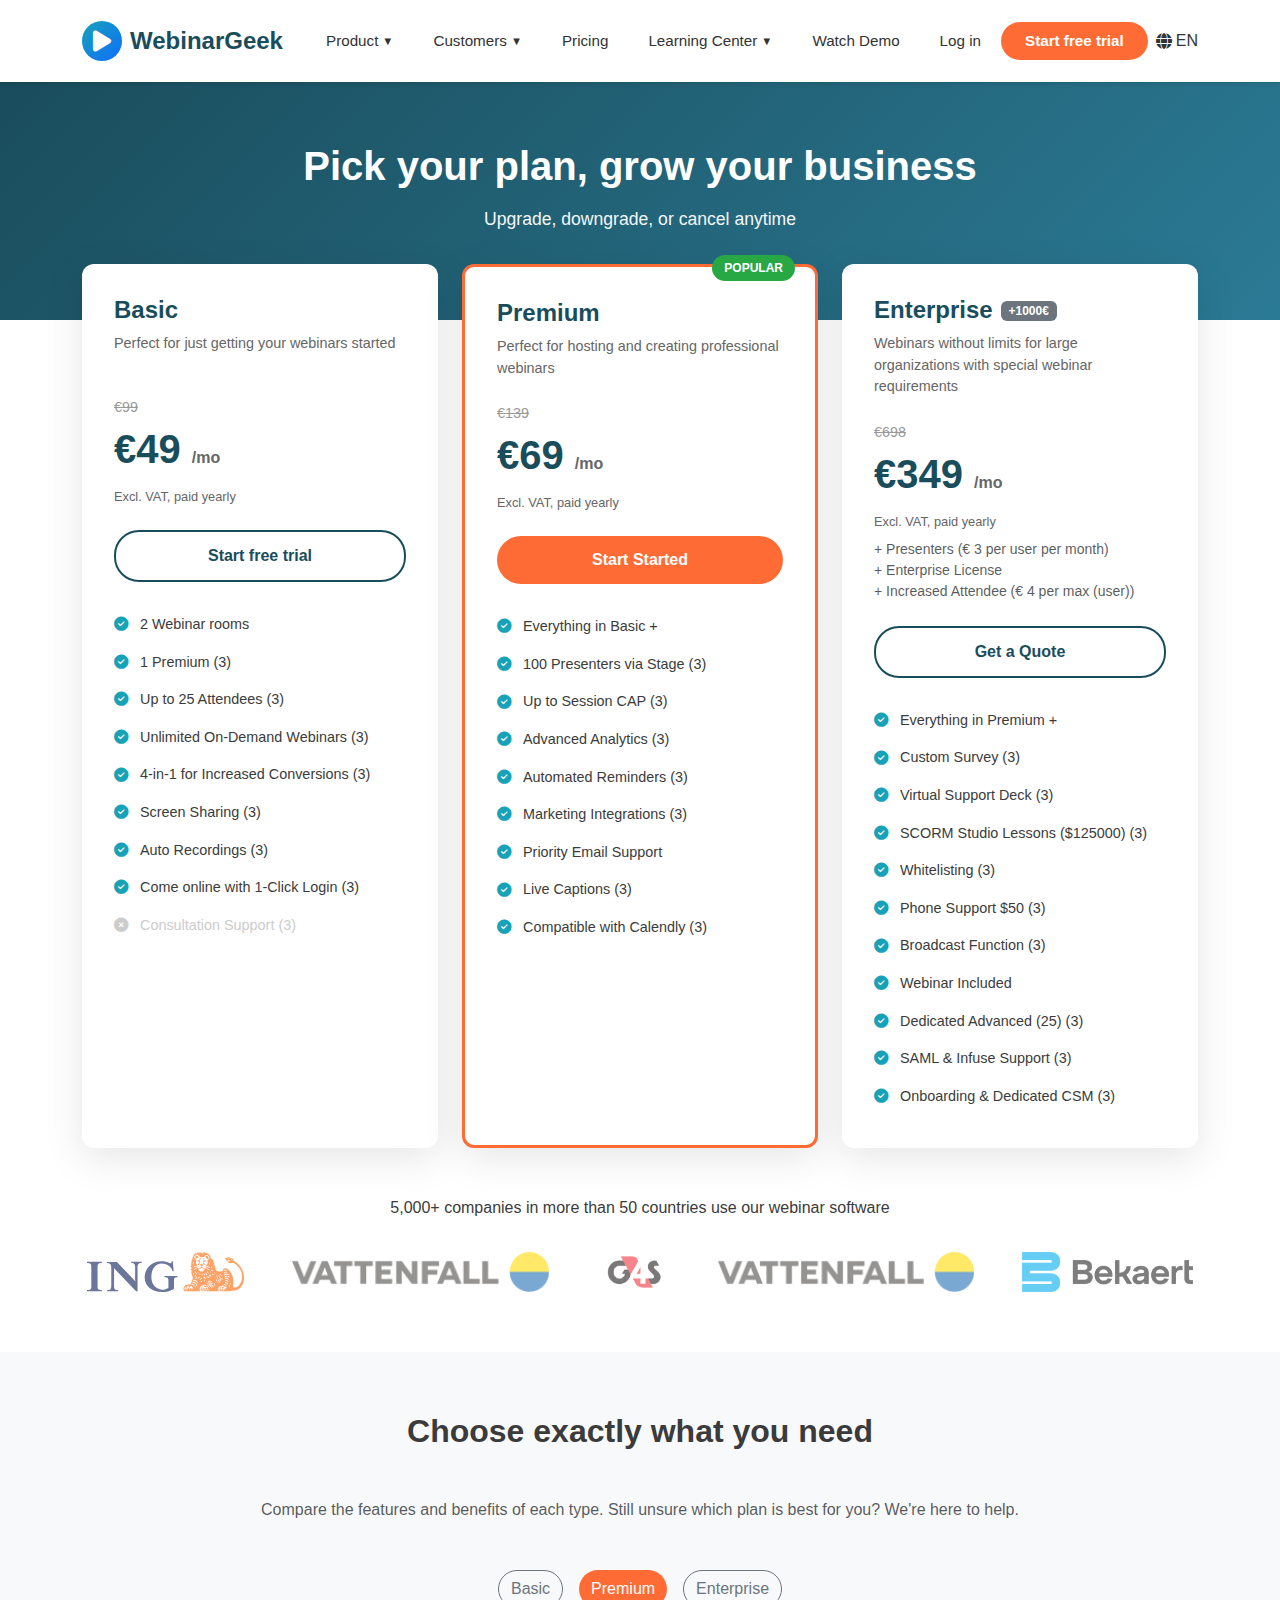
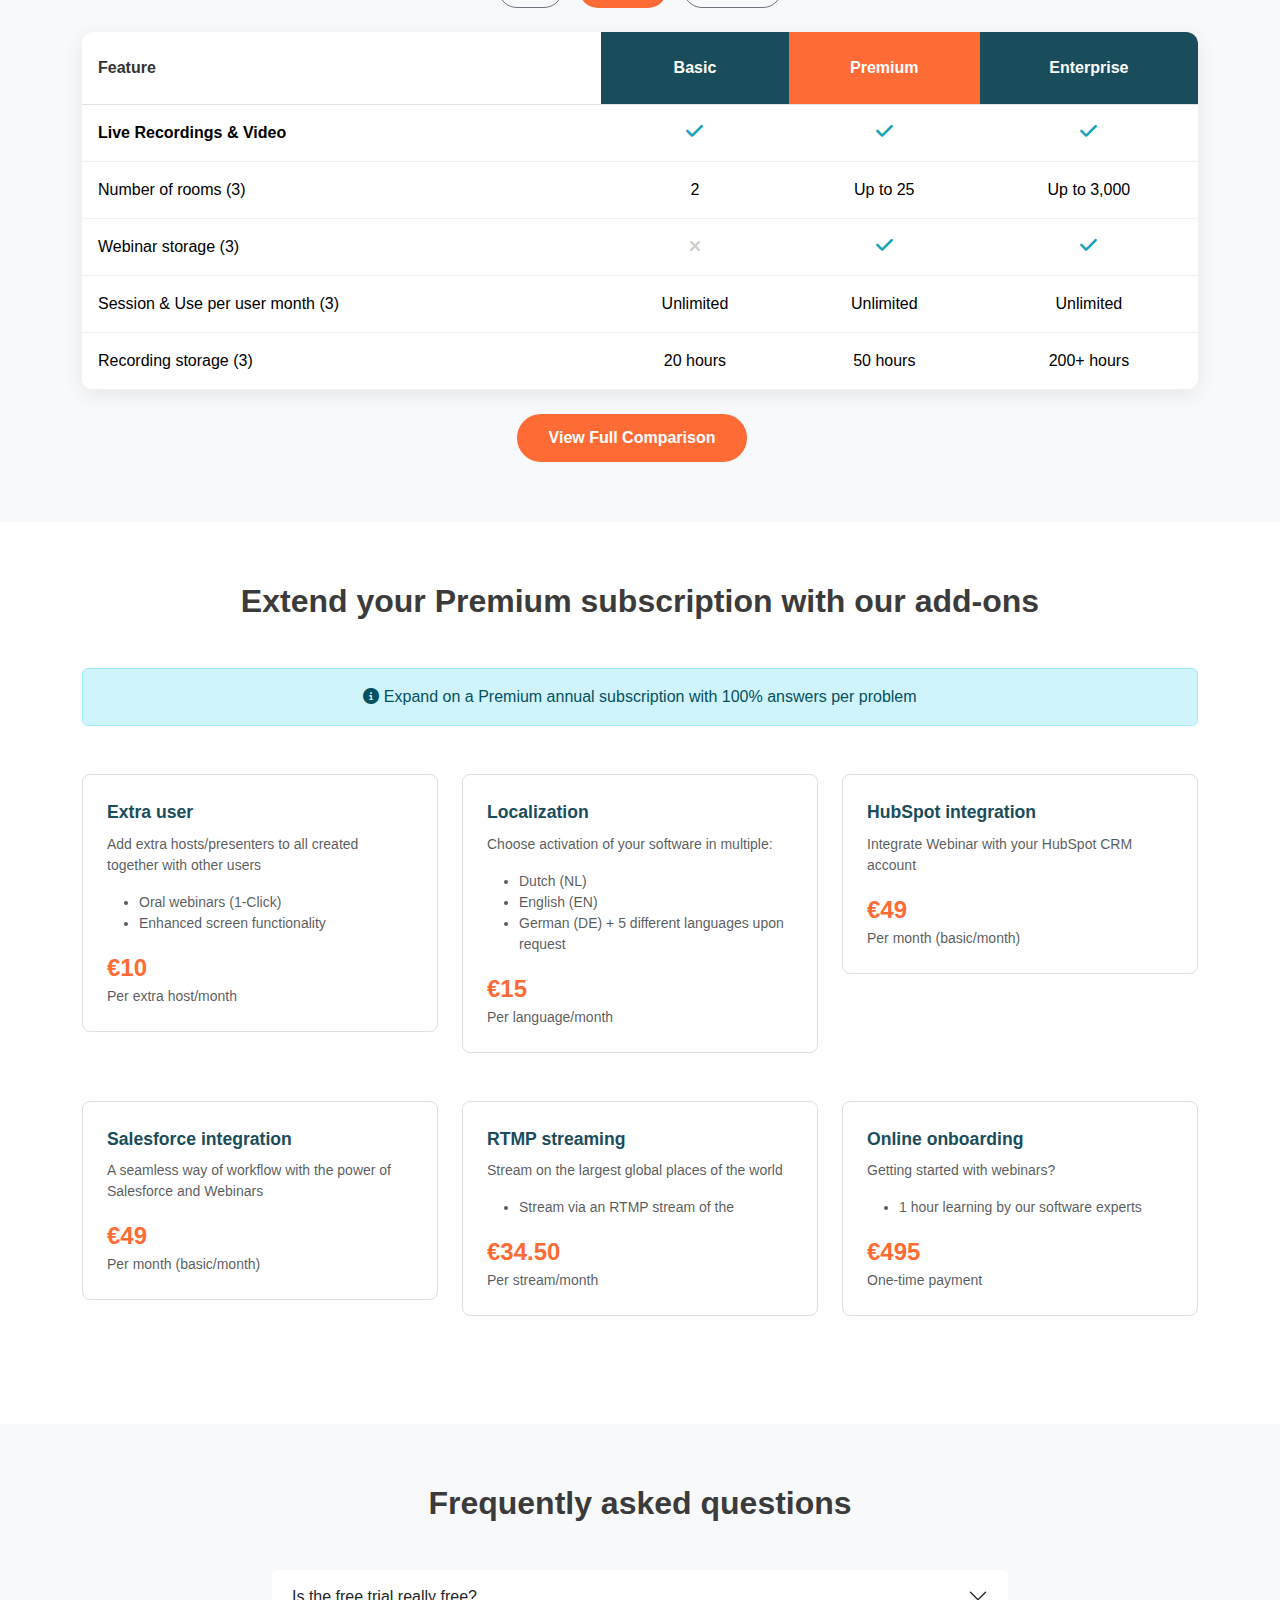
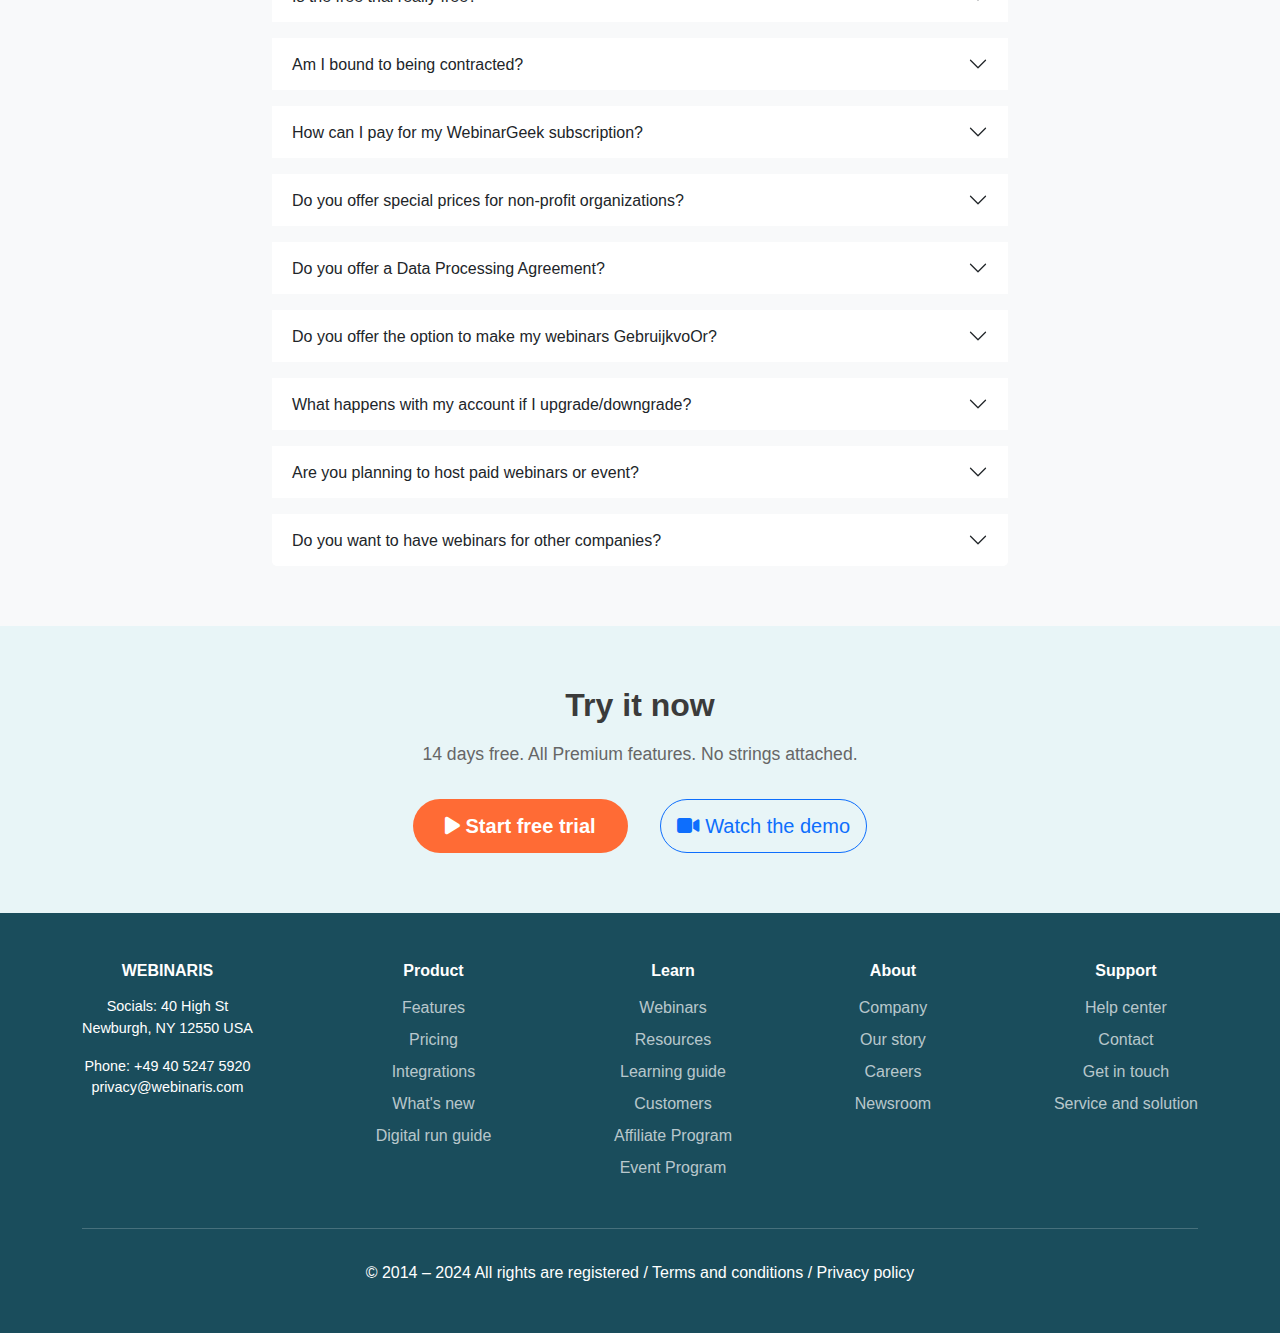
<file: payment.html>
<!DOCTYPE html>
<html lang="en">
<head>
    <meta charset="UTF-8">
    <meta name="viewport" content="width=device-width, initial-scale=1.0">
    <title>Pricing - WebinarGeek</title>
    <link href="https://cdn.jsdelivr.net/npm/bootstrap@5.3.0/dist/css/bootstrap.min.css" rel="stylesheet">
    <link rel="stylesheet" href="https://cdnjs.cloudflare.com/ajax/libs/font-awesome/6.4.0/css/all.min.css">
    <link rel="stylesheet" href="style.css">
  
</head>
<body>
    <!-- Navigation -->
    <nav class="navbar navbar-expand-lg">
        <div class="container">
            <a class="navbar-brand" href="#">
                <div class="logo-icon">
                    <i class="fas fa-play"></i>
                </div>
                WebinarGeek
            </a>
            <button class="navbar-toggler" type="button" data-bs-toggle="collapse" data-bs-target="#navbarNav">
                <span class="navbar-toggler-icon"></span>
            </button>
            <div class="collapse navbar-collapse" id="navbarNav">
                <ul class="navbar-nav ms-auto">
                    <li class="nav-item">
                        <a class="nav-link" href="#">Product <span class="dropdown-arrow">▼</span></a>
                    </li>
                    <li class="nav-item">
                        <a class="nav-link" href="#">Customers <span class="dropdown-arrow">▼</span></a>
                    </li>
                    <li class="nav-item">
                        <a class="nav-link" href="#">Pricing</a>
                    </li>
                    <li class="nav-item">
                        <a class="nav-link" href="#">Learning Center <span class="dropdown-arrow">▼</span></a>
                    </li>
                    <li class="nav-item">
                        <a class="nav-link" href="#">Watch Demo</a>
                    </li>
                    <li class="nav-item">
                        <a class="nav-link" href="#">Log in</a>
                    </li>
                    <li class="nav-item">
                        <button class="btn btn-trial">Start free trial</button>
                    </li>
                    <li class="nav-item">
                        <a class="language-selector" href="#">
                            <i class="fas fa-globe"></i> EN
                        </a>
                    </li>
                </ul>
            </div>
        </div>
    </nav>

    <!-- Hero Section -->
    <section class="pricing-hero">
        <div class="container mb-5">
            <h1>Pick your plan, grow your business</h1>
            <p>Upgrade, downgrade, or cancel anytime</p>
        </div>
    </section>

    <!-- Pricing Cards -->
    <section class="pricing-cards">
        <div class="container">
            <div class="row g-4">
                <!-- Basic Plan -->
                <div class="col-lg-4">
                    <div class="pricing-card">
                        <h3 class="plan-name">Basic</h3>
                        <p class="plan-description">Perfect for just getting your webinars started</p>
                        <div class="price-wrapper">
                            <div class="original-price">€99</div>
                            <div class="price">€49 <span class="price-period">/mo</span></div>
                            <div class="price-note">Excl. VAT, paid yearly</div>
                        </div>
                        <button class="btn btn-plan btn-plan-secondary">Start free trial</button>
                        <ul class="features-list">
                            <li><i class="fas fa-check-circle"></i> 2 Webinar rooms</li>
                            <li><i class="fas fa-check-circle"></i> 1 Premium (3)</li>
                            <li><i class="fas fa-check-circle"></i> Up to 25 Attendees (3)</li>
                            <li><i class="fas fa-check-circle"></i> Unlimited On-Demand Webinars (3)</li>
                            <li><i class="fas fa-check-circle"></i> 4-in-1 for Increased Conversions (3)</li>
                            <li><i class="fas fa-check-circle"></i> Screen Sharing (3)</li>
                            <li><i class="fas fa-check-circle"></i> Auto Recordings (3)</li>
                            <li><i class="fas fa-check-circle"></i> Come online with 1-Click Login (3)</li>
                            <li class="disabled"><i class="fas fa-times-circle"></i> Consultation Support (3)</li>
                        </ul>
                    </div>
                </div>

                <!-- Premium Plan -->
                <div class="col-lg-4">
                    <div class="pricing-card featured">
                        <span class="badge-popular">POPULAR</span>
                        <h3 class="plan-name">Premium</h3>
                        <p class="plan-description">Perfect for hosting and creating professional webinars</p>
                        <div class="price-wrapper">
                            <div class="original-price">€139</div>
                            <div class="price">€69 <span class="price-period">/mo</span></div>
                            <div class="price-note">Excl. VAT, paid yearly</div>
                        </div>
                        <button class="btn btn-plan btn-plan-primary">Start Started</button>
                        <ul class="features-list">
                            <li><i class="fas fa-check-circle"></i> Everything in Basic +</li>
                            <li><i class="fas fa-check-circle"></i> 100 Presenters via Stage (3)</li>
                            <li><i class="fas fa-check-circle"></i> Up to Session CAP (3)</li>
                            <li><i class="fas fa-check-circle"></i> Advanced Analytics (3)</li>
                            <li><i class="fas fa-check-circle"></i> Automated Reminders (3)</li>
                            <li><i class="fas fa-check-circle"></i> Marketing Integrations (3)</li>
                            <li><i class="fas fa-check-circle"></i> Priority Email Support</li>
                            <li><i class="fas fa-check-circle"></i> Live Captions (3)</li>
                            <li><i class="fas fa-check-circle"></i> Compatible with Calendly (3)</li>
                        </ul>
                    </div>
                </div>

                <!-- Enterprise Plan -->
                <div class="col-lg-4">
                    <div class="pricing-card">
                        <div class="d-flex align-items-center gap-2 mb-2">
                            <h3 class="plan-name mb-0">Enterprise</h3>
                            <span class="badge bg-secondary">+1000€</span>
                        </div>
                        <p class="plan-description">Webinars without limits for large organizations with special webinar requirements</p>
                        <div class="price-wrapper">
                            <div class="original-price">€698</div>
                            <div class="price">€349 <span class="price-period">/mo</span></div>
                            <div class="price-note">Excl. VAT, paid yearly</div>
                            <div class="text-muted small mt-2">
                                <div>+ Presenters (€ 3 per user per month)</div>
                                <div>+ Enterprise License</div>
                                <div>+ Increased Attendee (€ 4 per max (user))</div>
                            </div>
                        </div>
                        <button class="btn btn-plan btn-plan-secondary">Get a Quote</button>
                        <ul class="features-list">
                            <li><i class="fas fa-check-circle"></i> Everything in Premium +</li>
                            <li><i class="fas fa-check-circle"></i> Custom Survey (3)</li>
                            <li><i class="fas fa-check-circle"></i> Virtual Support Deck (3)</li>
                            <li><i class="fas fa-check-circle"></i> SCORM Studio Lessons ($125000) (3)</li>
                            <li><i class="fas fa-check-circle"></i> Whitelisting (3)</li>
                            <li><i class="fas fa-check-circle"></i> Phone Support $50 (3)</li>
                            <li><i class="fas fa-check-circle"></i> Broadcast Function (3)</li>
                            <li><i class="fas fa-check-circle"></i> Webinar Included</li>
                            <li><i class="fas fa-check-circle"></i> Dedicated Advanced (25) (3)</li>
                            <li><i class="fas fa-check-circle"></i> SAML & Infuse Support (3)</li>
                            <li><i class="fas fa-check-circle"></i> Onboarding & Dedicated CSM (3)</li>
                        </ul>
                    </div>
                </div>
            </div>

            <!-- Company Logos -->
            <div class="text-center mt-5">
                <p>5,000+ companies in more than 50 countries use our webinar software</p>
                <div class="company-logos">
                    <img src="images/ing_group_n-v-_logo.svg"alt="ING">
                    <img src="images/vattenfall.png" alt="VIUMA">
                    <img src="images/g4s_one-company_logo_180x136.png"G&S">
                    <img src="images/vattenfall.png" alt="WITTERHAUS">
                    <img src="images/bekaert_logo_pos_rgb.png" alt="BELCENT">
                </div>
            </div>
        </div>
    </section>

    <!-- Comparison Table -->
    <section class="comparison-section">
        <div class="container">
            <h2 class="text-center fw-bold mb-5">Choose exactly what you need</h2>
            <p class="text-center text-muted mb-5">Compare the features and benefits of each type. Still unsure which plan is best for you? We're here to help.</p>
            
            <div class="row mb-4">
                <div class="col-lg-8 mx-auto">
                    <div class="d-flex justify-content-center gap-3 flex-wrap">
                        <button class="btn btn-outline-secondary rounded-pill">Basic</button>
                        <button class="btn btn-primary rounded-pill" style="background-color: var(--accent-orange); border: none;">Premium</button>
                        <button class="btn btn-outline-secondary rounded-pill">Enterprise</button>
                    </div>
                </div>
            </div>

            <div class="comparison-table">
                <table class="table mb-0">
                    <thead>
                        <tr>
                            <th style="text-align: left; background: white; color: var(--text-dark);">Feature</th>
                            <th>Basic</th>
                            <th style="background: var(--accent-orange);">Premium</th>
                            <th>Enterprise</th>
                        </tr>
                    </thead>
                    <tbody>
                        <tr>
                            <td style="text-align: left; font-weight: 600;">Live Recordings & Video</td>
                            <td><i class="fas fa-check check-icon"></i></td>
                            <td><i class="fas fa-check check-icon"></i></td>
                            <td><i class="fas fa-check check-icon"></i></td>
                        </tr>
                        <tr>
                            <td style="text-align: left;">Number of rooms (3)</td>
                            <td>2</td>
                            <td>Up to 25</td>
                            <td>Up to 3,000</td>
                        </tr>
                        <tr>
                            <td style="text-align: left;">Webinar storage (3)</td>
                            <td><i class="fas fa-times" style="color: #ccc;"></i></td>
                            <td><i class="fas fa-check check-icon"></i></td>
                            <td><i class="fas fa-check check-icon"></i></td>
                        </tr>
                        <tr>
                            <td style="text-align: left;">Session & Use per user month (3)</td>
                            <td>Unlimited</td>
                            <td>Unlimited</td>
                            <td>Unlimited</td>
                        </tr>
                        <tr>
                            <td style="text-align: left;">Recording storage (3)</td>
                            <td>20 hours</td>
                            <td>50 hours</td>
                            <td>200+ hours</td>
                        </tr>
                    </tbody>
                </table>
            </div>

            <div class="text-center mt-4">
                <button class="btn btn-primary-custom">View Full Comparison</button>
            </div>
        </div>
    </section>

    <!-- Add-ons Section -->
    <section class="addons-section">
        <div class="container">
            <h2 class="text-center fw-bold mb-5">Extend your Premium subscription with our add-ons</h2>
            <div class="alert alert-info text-center mb-5">
                <i class="fas fa-info-circle"></i> Expand on a Premium annual subscription with 100% answers per problem
            </div>

            <div class="row">
                <div class="col-lg-4 mb-4">
                    <div class="addon-card">
                        <div class="addon-title">Extra user</div>
                        <p class="text-muted small">Add extra hosts/presenters to all created together with other users</p>
                        <ul class="small text-muted mb-0">
                            <li>Oral webinars (1-Click)</li>
                            <li>Enhanced screen functionality</li>
                        </ul>
                        <div class="addon-price">€10</div>
                        <div class="text-muted small">Per extra host/month</div>
                    </div>
                </div>

                <div class="col-lg-4 mb-4">
                    <div class="addon-card">
                        <div class="addon-title">Localization</div>
                        <p class="text-muted small">Choose activation of your software in multiple:</p>
                        <ul class="small text-muted mb-0">
                            <li>Dutch (NL)</li>
                            <li>English (EN)</li>
                            <li>German (DE) + 5 different languages upon request</li>
                        </ul>
                        <div class="addon-price">€15</div>
                        <div class="text-muted small">Per language/month</div>
                    </div>
                </div>

                <div class="col-lg-4 mb-4">
                    <div class="addon-card">
                        <div class="addon-title">HubSpot integration</div>
                        <p class="text-muted small">Integrate Webinar with your HubSpot CRM account</p>
                        <div class="addon-price">€49</div>
                        <div class="text-muted small">Per month (basic/month)</div>
                    </div>
                </div>

                <div class="col-lg-4 mb-4">
                    <div class="addon-card">
                        <div class="addon-title">Salesforce integration</div>
                        <p class="text-muted small">A seamless way of workflow with the power of Salesforce and Webinars</p>
                        <div class="addon-price">€49</div>
                        <div class="text-muted small">Per month (basic/month)</div>
                    </div>
                </div>

                <div class="col-lg-4 mb-4">
                    <div class="addon-card">
                        <div class="addon-title">RTMP streaming</div>
                        <p class="text-muted small">Stream on the largest global places of the world</p>
                        <ul class="small text-muted mb-0">
                            <li>Stream via an RTMP stream of the</li>
                        </ul>
                        <div class="addon-price">€34.50</div>
                        <div class="text-muted small">Per stream/month</div>
                    </div>
                </div>

                <div class="col-lg-4 mb-4">
                    <div class="addon-card">
                        <div class="addon-title">Online onboarding</div>
                        <p class="text-muted small">Getting started with webinars?</p>
                        <ul class="small text-muted mb-0">
                            <li>1 hour learning by our software experts</li>
                        </ul>
                        <div class="addon-price">€495</div>
                        <div class="text-muted small">One-time payment</div>
                    </div>
                </div>
            </div>
        </div>
    </section>

    <!-- FAQ Section -->
    <section class="faq-section">
        <div class="container">
            <h2 class="text-center fw-bold mb-5">Frequently asked questions</h2>
            
            <div class="row">
                <div class="col-lg-8 mx-auto">
                    <div class="accordion" id="faqAccordion">
                        <div class="accordion-item border-0 mb-3">
                            <h2 class="accordion-header">
                                <button class="accordion-button collapsed" type="button" data-bs-toggle="collapse" data-bs-target="#faq1">
                                    Is the free trial really free?
                                </button>
                            </h2>
                            <div id="faq1" class="accordion-collapse collapse" data-bs-parent="#faqAccordion">
                                <div class="accordion-body">
                                    Yes! Our 14-day free trial gives you access to all Premium features without requiring a credit card.
                                </div>
                            </div>
                        </div>

                        <div class="accordion-item border-0 mb-3">
                            <h2 class="accordion-header">
                                <button class="accordion-button collapsed" type="button" data-bs-toggle="collapse" data-bs-target="#faq2">
                                    Am I bound to being contracted?
                                </button>
                            </h2>
                            <div id="faq2" class="accordion-collapse collapse" data-bs-parent="#faqAccordion">
                                <div class="accordion-body">
                                    No, you can cancel your subscription at any time. We offer flexible monthly and annual plans.
                                </div>
                            </div>
                        </div>

                        <div class="accordion-item border-0 mb-3">
                            <h2 class="accordion-header">
                                <button class="accordion-button collapsed" type="button" data-bs-toggle="collapse" data-bs-target="#faq3">
                                    How can I pay for my WebinarGeek subscription?
                                </button>
                            </h2>
                            <div id="faq3" class="accordion-collapse collapse" data-bs-parent="#faqAccordion">
                                <div class="accordion-body">
                                    We accept all major credit cards, PayPal, and bank transfers for annual subscriptions.
                                </div>
                            </div>
                        </div>

                        <div class="accordion-item border-0 mb-3">
                            <h2 class="accordion-header">
                                <button class="accordion-button collapsed" type="button" data-bs-toggle="collapse" data-bs-target="#faq4">
                                    Do you offer special prices for non-profit organizations?
                                </button>
                            </h2>
                            <div id="faq4" class="accordion-collapse collapse" data-bs-parent="#faqAccordion">
                                <div class="accordion-body">
                                    Yes, we offer special pricing for eligible non-profit organizations. Contact our sales team for details.
                                </div>
                            </div>
                        </div>

                        <div class="accordion-item border-0 mb-3">
                            <h2 class="accordion-header">
                                <button class="accordion-button collapsed" type="button" data-bs-toggle="collapse" data-bs-target="#faq5">
                                    Do you offer a Data Processing Agreement?
                                </button>
                            </h2>
                            <div id="faq5" class="accordion-collapse collapse" data-bs-parent="#faqAccordion">
                                <div class="accordion-body">
                                    Yes, we provide a GDPR-compliant Data Processing Agreement for all enterprise customers.
                                </div>
                            </div>
                        </div>

                        <div class="accordion-item border-0 mb-3">
                            <h2 class="accordion-header">
                                <button class="accordion-button collapsed" type="button" data-bs-toggle="collapse" data-bs-target="#faq6">
                                    Do you offer the option to make my webinars GebruijkvoOr?
                                </button>
                            </h2>
                            <div id="faq6" class="accordion-collapse collapse" data-bs-parent="#faqAccordion">
                                <div class="accordion-body">
                                    Yes, all our plans include accessibility features to ensure your webinars are inclusive.
                                </div>
                            </div>
                        </div>

                        <div class="accordion-item border-0 mb-3">
                            <h2 class="accordion-header">
                                <button class="accordion-button collapsed" type="button" data-bs-toggle="collapse" data-bs-target="#faq7">
                                    What happens with my account if I upgrade/downgrade?
                                </button>
                            </h2>
                            <div id="faq7" class="accordion-collapse collapse" data-bs-parent="#faqAccordion">
                                <div class="accordion-body">
                                    Your data and webinars remain safe. Changes take effect immediately when upgrading, or at the end of the billing cycle when downgrading.
                                </div>
                            </div>
                        </div>

                        <div class="accordion-item border-0 mb-3">
                            <h2 class="accordion-header">
                                <button class="accordion-button collapsed" type="button" data-bs-toggle="collapse" data-bs-target="#faq8">
                                    Are you planning to host paid webinars or event?
                                </button>
                            </h2>
                            <div id="faq8" class="accordion-collapse collapse" data-bs-parent="#faqAccordion">
                                <div class="accordion-body">
                                    Yes, we support paid webinars with built-in payment processing on our Premium and Enterprise plans.
                                </div>
                            </div>
                        </div>

                        <div class="accordion-item border-0">
                            <h2 class="accordion-header">
                                <button class="accordion-button collapsed" type="button" data-bs-toggle="collapse" data-bs-target="#faq9">
                                    Do you want to have webinars for other companies?
                                </button>
                            </h2>
                            <div id="faq9" class="accordion-collapse collapse" data-bs-parent="#faqAccordion">
                                <div class="accordion-body">
                                    Yes, our white-label solution allows agencies and resellers to host webinars for their clients.
                                </div>
                            </div>
                        </div>
                    </div>
                </div>
            </div>
        </div>
    </section>

     <!-- CTA Section -->
     <section class="cta-section" style="background-color: #e8f5f7;">
        <div class="container">
            <h2>Try it now</h2>
            <p>14 days free. All Premium features. No strings attached.</p>
            <div class="d-flex gap-3 justify-content-center flex-wrap">
                <a href="register.html" class="btn btn-primary-custom btn-lg">
                    <i class="fas fa-play"></i> Start free trial
                </a>
                <button class="btn btn-lg border border-primary text-primary rounded-pill" style="transition: border-color 0.2s;" onmouseover="this.style.borderColor='#0d6efd'" onmouseout="this.style.borderColor='#0d6efd'">
                    <i class="fas fa-video"></i> Watch the demo
                </button>
               
            </div>
        </div>
    </section>

    <!-- Footer -->
    <footer>
        <div class="container">
            <div class="footer-links">
                <div class="footer-column">
                    <h6>WEBINARIS</h6>
                    <p style="font-size: 0.9rem;">Socials: 40 High St<br>Newburgh, NY 12550 USA</p>
                    <p style="font-size: 0.9rem;">Phone: +49 40 5247 5920<br>privacy@webinaris.com</p>
                </div>
                <div class="footer-column">
                    <h6>Product</h6>
                    <ul>
                        <li><a href="#">Features</a></li>
                        <li><a href="#">Pricing</a></li>
                        <li><a href="#">Integrations</a></li>
                        <li><a href="#">What's new</a></li>
                        <li><a href="#">Digital run guide</a></li>
                    </ul>
                </div>
                <div class="footer-column">
                    <h6>Learn</h6>
                    <ul>
                        <li><a href="#">Webinars</a></li>
                        <li><a href="#">Resources</a></li>
                        <li><a href="#">Learning guide</a></li>
                        <li><a href="#">Customers</a></li>
                        <li><a href="#">Affiliate Program</a></li>
                        <li><a href="#">Event Program</a></li>
                    </ul>
                </div>
                <div class="footer-column">
                    <h6>About</h6>
                    <ul>
                        <li><a href="#">Company</a></li>
                        <li><a href="#">Our story</a></li>
                        <li><a href="#">Careers</a></li>
                        <li><a href="#">Newsroom</a></li>
                    </ul>
                </div>
                <div class="footer-column">
                    <h6>Support</h6>
                    <ul>
                        <li><a href="#">Help center</a></li>
                        <li><a href="#">Contact</a></li>
                        <li><a href="#">Get in touch</a></li>
                        <li><a href="#">Service and solution</a></li>
                    </ul>
                </div>
            </div>

            <div class="footer-bottom">
                <p>&copy; 2014 – 2024 All rights are registered / Terms and conditions / Privacy policy</p>
               
            </div>
        </div>
     </footer>
</file>
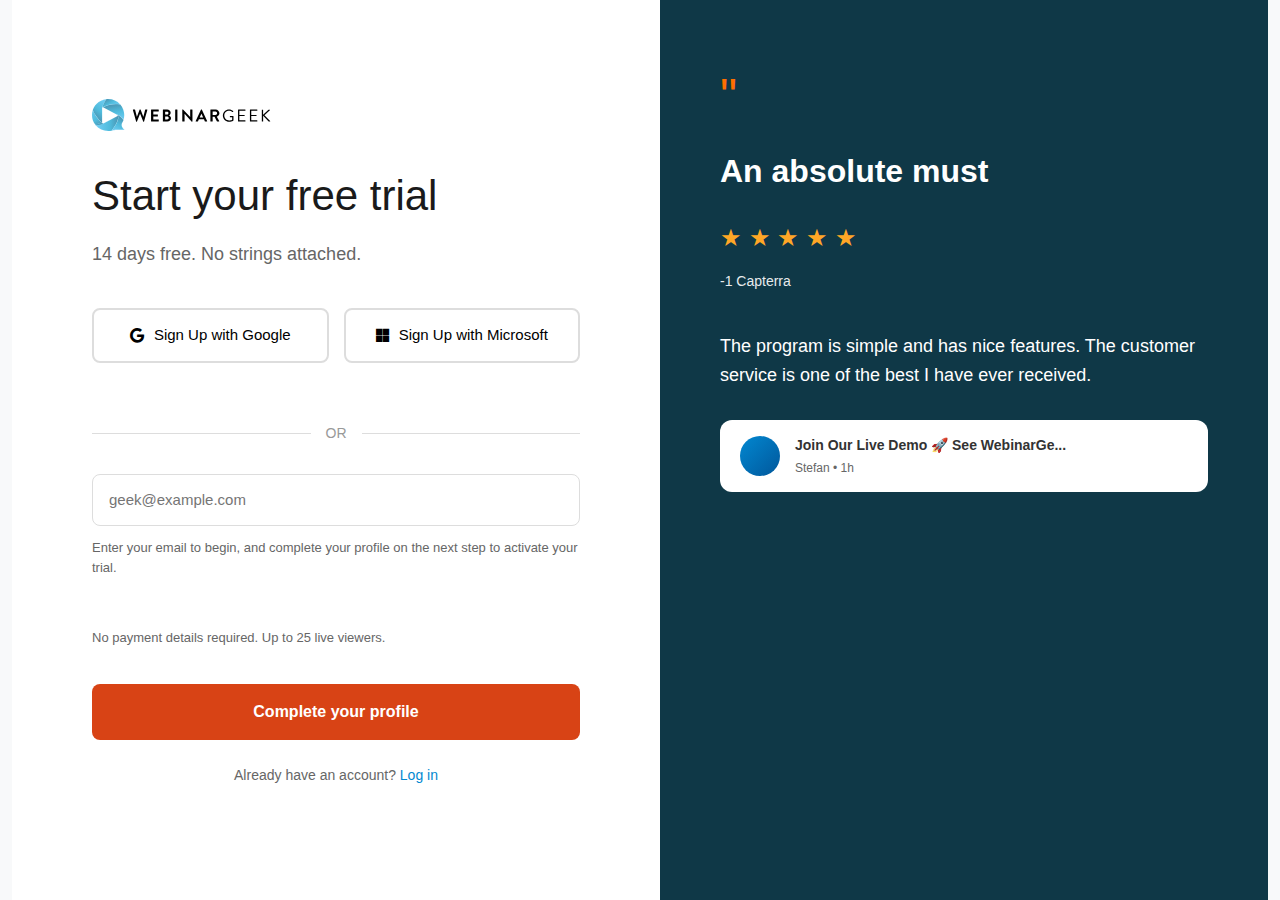
<file: register.html>
<!DOCTYPE html>
<html lang="en">
<head>
    <meta charset="UTF-8">
    <meta name="viewport" content="width=device-width, initial-scale=1.0">
    <title>WebinarGeek - Sign Up & Login</title>
    <link href="https://cdnjs.cloudflare.com/ajax/libs/bootstrap/5.3.0/css/bootstrap.min.css" rel="stylesheet">
    <link href="https://cdn.jsdelivr.net/npm/bootstrap@5.3.2/dist/css/bootstrap.min.css" rel="stylesheet">

    <!-- Font Awesome -->
    <link rel="stylesheet" href="https://cdnjs.cloudflare.com/ajax/libs/font-awesome/6.5.0/css/all.min.css">

    <!-- Bootstrap 5 JS -->
    <script src="https://cdn.jsdelivr.net/npm/bootstrap@5.3.2/dist/js/bootstrap.bundle.min.js"></script>
    <link rel="stylesheet" href="css/login.css">
    <script src="https://cdnjs.cloudflare.com/ajax/libs/jquery/3.7.1/jquery.min.js"></script>
    <script src="js/app.js"></script>

</head>
<body>


    <!-- Sign Up Page -->
    <div class="page active" id="signup">
        <div class="container">
            <div class="left-section">
                <div class="logo">
                    <a href="home.html">
                        <img src="images/webinargeek-light.svg" alt="Column 1" class="img-fluid">
                    </a>
                   
                </div>

                <h1>Start your free trial</h1>
                <p class="subtitle">14 days free. No strings attached.</p>

                <div class="auth-buttons">
                    <button class="auth-btn">
                        <i class="fab fa-google" ></i>
                        Sign Up with Google
                    </button>
                    <button class="auth-btn">
                        <i class="fab fa-microsoft" ></i>
                        Sign Up with Microsoft
                    </button>
                </div>

                <div class="divider">OR</div>

                <div class="form-group">
                    <input type="email" placeholder="geek@example.com">
                    <p class="help-text">Enter your email to begin, and complete your profile on the next step to activate your trial.</p>
                </div>

                <p class="note">No payment details required. Up to 25 live viewers.</p>

                <button class="primary-btn">Complete your profile</button>

                <p class="login-link">Already have an account? <a href="login.html" >Log in</a></p>
            </div>

            <div class="right-section">
                <div>
                    <div class="quote-mark">"</div>
                    <h2 class="testimonial-title">An absolute must</h2>
                    <div class="stars">★ ★ ★ ★ ★</div>
                    <p class="author">-1 Capterra</p>
                    <p class="testimonial-text">The program is simple and has nice features. The customer service is one of the best I have ever received.</p>
                    
                    <div class="demo-card">
                        <div class="demo-avatar"></div>
                        <div class="demo-text">
                            <div class="demo-title">Join Our Live Demo 🚀 See WebinarGe...</div>
                            <div class="demo-subtitle">Stefan • 1h</div>
                        </div>
                    </div>
                </div>

            </div>
        </div>
    </div>



</body>
</html>
</file>
<file: style.css>
/* Dark mode for body */
body.dark-mode {
    background-color: #000 !important;  /* force black background */
    color: #f8f9fa !important;          /* light text */
}

/* Optional: make links readable in dark mode */
body.dark-mode a {
    color: #f8f9fa !important;
}

body.dark-mode .custom-link {
    background-color: #1a1a1a !important;
    color: #f8f9fa !important;
    border-color: #333 !important;
}

.moon-icon-wrapper {
    display: flex;
    justify-content: end;
}
.moon-hover {
    padding: 8px;
    border-radius: 8px;
    transition: background 0.2s, border-radius 0.2s;
    cursor: pointer;
}
.moon-hover {
    width: 34px;
    height: 34px;
    display: inline-flex;
    align-items: center;
    justify-content: center;
    border-radius: 50%;
    transition: 0.2s;
}
.moon-hover:hover {
    background: #e0e0e0;
}

.play-icon {
    width: 20px;             /* Adjust size */
    height:     20px;
    background: black;
    border-radius: 50%;
    display: flex;
    justify-content: center;
    align-items: center;
}

.play-icon i {
    color: white;         
    font-size: 10px;       
}
.custom-link {
    padding: 0;                
    background: transparent;   
    border: none;              
    text-decoration: none;     
    color: inherit;
    transition: 0.2s ease;
}

/* Apply your class design on hover */
.custom-link:hover {
    padding: 0.5rem;                   
    background: #f8f9fa;             
    border: 1px solid #dee2e6;        
    border-radius: 0.25rem;            
    display: inline-flex;                
    align-items: center;
    text-decoration: none;
}
/* Tooltip main */
.custom-tooltip.bs-tooltip-bottom .tooltip-inner {
    background-color: #cce5ff; 
    color: #000;                
    padding: 0.5rem 0.75rem;
    font-size: 0.875rem;
    border-radius: 0.25rem;
    white-space: pre-line;     
    text-align: center;
}

/* Tooltip arrow */
.custom-tooltip.bs-tooltip-bottom .tooltip-arrow::before {
    border-bottom-color: #cce5ff; /* match tooltip bg */
}
/* Responsive text size for mobile */
@media (max-width: 576px) { 
    .custom-link span {
        font-size: 10px;  
    }

    .custom-link strong {
        font-size: 10px;  
    }

    .play-icon {
        width: 20px;
        height: 20px;
    }

    .play-icon i {
        font-size: 8px;
    }
}
        body {
            font-family: -apple-system, BlinkMacSystemFont, 'Segoe UI', Roboto, Oxygen, Ubuntu, Cantarell, sans-serif;
            background-color: #f8f9fa;
        }
        .container-custom {
            max-width: 900px;
            margin: 0 auto;
            padding: 40px 20px;
        }
        .status-badge {
            background-color: #e3f2fd;
            color: #0b141b;
            padding: 8px 16px;
            border-radius: 6px;
            display: inline-flex;
            align-items: center;
            gap: 8px;
            font-size: 14px;
            font-weight: 500;
            margin-bottom: 20px;
        }
        .share-btn {
            background: none;
            border: none;
            color: #333;
            font-size: 14px;
            cursor: pointer;
            display: flex;
            align-items: center;
            gap: 6px;
        }
        .main-title {
            font-size: 32px;
            font-weight: 600;
            color: #1a1a1a;
            text-align: center;
            margin-bottom: 20px;
            line-height: 1.3;
        }
        .datetime {
            text-align: center;
            color: #666;
            font-size: 16px;
            margin-bottom: 40px;
        }
        .countdown-container {
            display: flex;
            justify-content: center;
            gap: 40px;
            margin-bottom: 40px;
        }
        .countdown-item {
            text-align: center;
        }
        .countdown-number {
            font-size: 48px;
            font-weight: 600;
            color: #1a1a1a;
            line-height: 1;
        }
        .countdown-label {
            font-size: 14px;
            color: #666;
            margin-top: 8px;
        }
        .footer-section {
            display: flex;
            justify-content: space-between;
            align-items: center;
            padding-top: 30px;
            border-top: 1px solid #e0e0e0;
        }
        .powered-by {
            display: flex;
            align-items: center;
            gap: 8px;
            font-size: 14px;
            color: #666;
        }
        .powered-by img {
            height: 20px;
        }
        .logo-text {
            font-weight: 600;
            color: #1a1a1a;
        }
        .audio-btn {
            width: 40px;
            height: 40px;
            border-radius: 50%;
            border: 2px solid #ddd;
            background: white;
            display: flex;
            align-items: center;
            justify-content: center;
            cursor: pointer;
            color: #666;
        }
        .header-section {
            display: flex;
            justify-content: space-between;
            align-items: center;
            margin-bottom: 30px;
        }
        .share-btn.rounded-pill:hover {
            background-color: #e3f2fd;
            border-radius: 50rem !important;
        }
          /* Share Modal Styles */
          .modal-content {
            border-radius: 12px;
            border: none;
        }
        .modal-header {
            border-bottom: none;
            padding: 20px 24px 10px;
        }
        .modal-title {
            font-size: 18px;
            font-weight: 600;
            color: #1a1a1a;
        }
        .btn-close {
            font-size: 12px;
        }
        .modal-body {
            padding: 10px 24px 30px;
        }
        .social-share-buttons {
            display: flex;
            justify-content: center;
            gap: 30px;
            margin-bottom: 30px;
        }
        .social-btn {
            width: 48px;
            height: 48px;
            border-radius: 50%;
            background: none;
            border: none;
            display: flex;
            align-items: center;
            justify-content: center;
            cursor: pointer;
            transition: transform 0.2s;
            font-size: 24px;
            color: #333;
        }
        .social-btn:hover {
            transform: scale(1.1);
        }
        .social-btn.facebook {
            color: #1877f2;
        }
        .social-btn.twitter {
            color: #1da1f2;
        }
        .social-btn.linkedin {
            color: #0a66c2;
        }
        .social-btn.email {
            color: #666;
        }
        .registration-link-section {
            margin-top: 20px;
        }
        .registration-link-label {
            font-size: 13px;
            color: #666;
            margin-bottom: 8px;
            display: block;
        }
        .link-input-group {
            display: flex;
            gap: 8px;
        }
        .link-input {
            flex: 1;
            padding: 10px 14px;
            border: 1px solid #ddd;
            border-radius: 6px;
            font-size: 14px;
            color: #333;
        }
        .copy-btn {
            padding: 10px 16px;
            background: none;
            border: 1px solid #ddd;
            border-radius: 6px;
            cursor: pointer;
            transition: background 0.2s;
            display: flex;
            align-items: center;
            gap: 6px;
            font-size: 14px;
            color: #333;
        }
        .copy-btn:hover {
            background: #f5f5f5;
        }

        /* Responsive Styles */
@media (max-width: 768px) {
    .main-title {
        font-size: 24px;
        padding: 0 10px;
    }
    .datetime {
        font-size: 14px;
        padding: 0 10px;
    }
    .countdown-container {
        gap: 20px;
        flex-wrap: wrap;
    }
    .countdown-number {
        font-size: 36px;
    }
    .countdown-label {
        font-size: 12px;
    }
    .header-section {
        flex-direction: column;
        gap: 15px;
        align-items: flex-start;
    }
    .share-btn {
        align-self: flex-start;
    }
    .footer-section {
        flex-direction: column;
        gap: 20px;
        align-items: center;
    }
    .powered-by {
        justify-content: center !important;
    }
    .container-custom {
        padding: 20px 10px;
    }
    .row .col-8 {
        flex: 0 0 100%;
        max-width: 100%;
    }
    .row .col-2 {
        display: none;
    }
}

@media (max-width: 576px) {
    .main-title {
        font-size: 20px;
    }
    .countdown-container {
        gap: 15px;
    }
    .countdown-number {
        font-size: 28px;
    }
    .status-badge {
        font-size: 12px;
        padding: 6px 12px;
    }
    .share-btn {
        font-size: 12px;
        padding: 6px 12px !important;
    }
}

@media (min-width: 769px) and (max-width: 992px) {
    .main-title {
        font-size: 28px;
    }
    .countdown-number {
        font-size: 42px;
    }
}

:root {
    --primary-dark: #1a4d5c;
    --primary-blue: #2b7a95;
    --accent-orange: #ff6b35;
    --light-bg: #f8f9fa;
    --text-dark: #333;
}

body {
    font-family: 'Segoe UI', Tahoma, Geneva, Verdana, sans-serif;
    color: var(--text-dark);
}

/* Navigation */
.navbar {
    background-color: #fff;
    padding: 1rem 2rem;
    box-shadow: 0 2px 4px rgba(0,0,0,0.1);
}

.navbar-brand {
    font-weight: 700;
    color: var(--primary-dark) !important;
    font-size: 1.5rem;
}

/* Hero Section */
.hero {
    background: linear-gradient(135deg, var(--primary-dark) 0%, var(--primary-blue) 100%);
    color: white;
    padding: 80px 0;
    position: relative;
    overflow: hidden;
}

.hero-content h1 {
    font-size: 3rem;
    font-weight: 700;
    margin-bottom: 1.5rem;
    line-height: 1.2;
}

.hero-content p {
    font-size: 1.1rem;
    margin-bottom: 2rem;
    opacity: 0.95;
}

.hero-content .hero-text span {
    color: var(--accent-orange);
}

.btn-primary-custom {
    background-color: var(--accent-orange);
    border: none;
    padding: 0.75rem 2rem;
    font-weight: 600;
    border-radius: 50px;
    color: white;
}

.btn-primary-custom:hover {
    background-color: #ff5722;
    color: white;
    text-decoration: none;
}

.btn-secondary-custom {
    background-color: transparent;
    border: 2px solid white;
    color: white;
    padding: 0.75rem 2rem;
    font-weight: 600;
    border-radius: 50px;
}

.btn-secondary-custom:hover {
    background-color: white;
    color: var(--primary-dark);
}

.hero-image {
    position: relative;
    margin-top: 3rem;
}

.hero-image img {
    width: 100%;
    border-radius: 10px;
    box-shadow: 0 20px 60px rgba(0,0,0,0.3);
}

/* Social Proof */
.social-proof {
    padding: 60px 0;
    background-color: var(--light-bg);
    text-align: center;
}

.social-proof p {
    font-size: 0.95rem;
    margin-bottom: 1.5rem;
    color: #666;
}

.company-logos {
    display: flex;
    justify-content: center;
    align-items: center;
    gap: 2rem;
    flex-wrap: wrap;
    margin-top: 2rem;
}

.company-logos img {
    height: 40px;
    opacity: 0.6;
    transition: opacity 0.3s;
}

.company-logos img:hover {
    opacity: 1;
}

/* Feature Section */
.feature-section {
    padding: 80px 0;
    display: flex;
    align-items: center;
    gap: 3rem;
}

.feature-section h2 {
    font-size: 2rem;
    font-weight: 700;
    margin-bottom: 1.5rem;
    line-height: 1.3;
}

.feature-section h2 span {
    color: var(--accent-orange);
}

.feature-list {
    list-style: none;
    padding: 0;
}

.feature-list li {
    padding: 0.75rem 0;
    font-size: 1rem;
    display: flex;
    align-items: center;
}

.feature-list li:before {
    content: "✓";
    color: var(--accent-orange);
    font-weight: bold;
    margin-right: 1rem;
    font-size: 1.3rem;
}

.feature-image img {
    width: 100%;
    border-radius: 10px;
    box-shadow: 0 10px 30px rgba(0,0,0,0.15);
}

.start-trial-link {
    color: var(--accent-orange);
    text-decoration: none;
    font-weight: 600;
    display: inline-flex;
    align-items: center;
    margin-top: 1.5rem;
}

.start-trial-link:hover {
    text-decoration: underline;
}

/* Testimonial Section */
.testimonial-section {
    padding: 60px 0;
    background-color: var(--light-bg);
}

.testimonial-card {
    background: var(--primary-dark);
    color: white;
    padding: 119px 32px 119px 32px; 
    border-radius: 15px;
    text-align: center;
    margin: 32px 0;
}

.testimonial-stars {
    color: #ffc107;
    font-size: 1.3rem;
    margin-bottom: 1rem;
}

.testimonial-text {
    font-size: 1.1rem;
    margin-bottom: 1.5rem;
    line-height: 1.6;
}

.testimonial-author {
    font-weight: 600;
}

.testimonial-dots {
    display: flex;
    justify-content: center;
    gap: 0.5rem;
    margin-top: 2rem;
}

.dot {
    width: 12px;
    height: 12px;
    border-radius: 50%;
    background-color: var(--primary-dark);
    cursor: pointer;
    transition: background-color 0.3s;
}

.dot.active {
    background-color: var(--accent-orange);
}

/* Rating Cards */
.rating-cards {
    display: flex;
    justify-content: center;
    gap: 1.5rem;
    margin-top: 2rem;
    flex-wrap: wrap;
}

.rating-card {
    background: white;
    padding: 1.5rem;
    border-radius: 10px;
    text-align: center;
    box-shadow: 0 5px 15px rgba(0,0,0,0.1);
    flex: 0 1 auto;
}

.rating-stars {
    color: #ffc107;
    margin-bottom: 0.5rem;
}

.rating-count {
    font-size: 0.9rem;
    color: #666;
}

/* CTA Section */
.cta-section {
    padding: 60px 0;
    text-align: center;
}

.cta-section h2 {
    font-size: 2rem;
    font-weight: 700;
    margin-bottom: 1rem;
}

.cta-section p {
    font-size: 1.1rem;
    color: #666;
    margin-bottom: 2rem;
}

/* Footer */
footer {
    background-color: var(--primary-dark);
    color: white;
    padding: 2rem 0;
    text-align: center;
}

@media (max-width: 768px) {
    .hero-content h1 {
        font-size: 2rem;
    }

    .feature-section {
        flex-direction: column;
        gap: 2rem;
    }

    .company-logos {
        gap: 1rem;
    }

    .rating-cards {
        gap: 1rem;
    }

    .rating-card {
        flex: 1 1 calc(50% - 0.75rem);
        min-width: 150px;
    }
}
.book-call-btn:hover, .book-call-btn:focus {
    background: rgb(24, 127, 141) !important;
    color: #fff !important;
    border-color: rgb(24, 127, 141) !important;
}

.testimonial-section {
    padding: 2rem 1rem;
}

.testimonial-card {
    text-align: center;
    margin-bottom: 2rem;
}

.testimonial-stars {
    font-size: 1.2rem;
    margin-bottom: 0.5rem;
}

.testimonial-text {
    font-size: 1rem;
    margin-bottom: 0.5rem;
}

.testimonial-author {
    font-weight: bold;
    color:white;
}

/* Dots */
.testimonial-dots {
    display: flex;
    justify-content: center;
    gap: 0.5rem;
    margin-bottom: 2rem;
}

.dot {
    width: 10px;
    height: 10px;
    background: #ccc;
    border-radius: 50%;
    cursor: pointer;
}

.dot.active {
    background: #000;
}

/* Rating Section */
.rating-cards {
    display: flex;
    flex-wrap: wrap;
    justify-content: center;
    gap: 2rem;
}

.rating-item {
    display: flex;
    flex-direction: column;
    align-items: center;
    text-align: center;
    min-width: 120px;
}

.rating-item img {
    max-width: 100px;
    margin-bottom: 0.5rem;
}

.rating-stars {
    font-size: 1rem;
    margin-bottom: 0.25rem;
}

.rating-count {
    font-size: 0.9rem;
    color: #555;
}

/* Responsive */
@media (min-width: 992px) {
    .rating-cards {
        flex-wrap: nowrap; /* All in one line on desktop */
        justify-content: space-between;
    }
}


:root {
    --primary-dark: #1a4d5c;
    --primary-blue: #2b7a95;
    --accent-orange: #ff6b35;
    --light-bg: #f8f9fa;
    --text-dark: #333;
}

* {
    margin: 0;
    padding: 0;
    box-sizing: border-box;
}

body {
    font-family: 'Segoe UI', Tahoma, Geneva, Verdana, sans-serif;
    color: var(--text-dark);
}

/* Navigation */
.navbar {
    background-color: #fff;
    padding: 1rem 2rem;
    box-shadow: 0 2px 4px rgba(0,0,0,0.1);
    position: relative;
    z-index: 1000;
}

.navbar-brand {
    font-weight: 700;
    color: var(--primary-dark) !important;
    font-size: 1.5rem;
    display: flex;
    align-items: center;
    gap: 0.5rem;
}

.logo-icon {
    width: 40px;
    height: 40px;
    background: linear-gradient(135deg, #17a2b8 0%, #0d6efd 100%);
    border-radius: 50%;
    display: flex;
    align-items: center;
    justify-content: center;
    color: white;
}

.navbar-nav {
    align-items: center;
}

.nav-item {
    position: relative;
}

.nav-link {
    color: var(--text-dark) !important;
    margin: 0 0.5rem;
    padding: 0.5rem 0.75rem !important;
    font-size: 0.95rem;
    display: flex;
    align-items: center;
    gap: 0.25rem;
}

.nav-link:hover {
    color: var(--primary-blue) !important;
}

.nav-link .dropdown-arrow {
    font-size: 0.7rem;
    transition: transform 0.3s;
}

.nav-item:hover .dropdown-arrow {
    transform: rotate(180deg);
}

/* Dropdown Menu */
.dropdown-menu-custom {
    display: none;
    position: absolute;
    top: 70%;
    left: 0;
    background: white;
    box-shadow: 0 8px 24px rgba(0,0,0,0.12);
    border-radius: 8px;
    padding: 2rem;
    min-width: 800px;
    margin-top: 0.5rem;
    z-index: 1001;
}

.nav-item:hover .dropdown-menu-custom {
    display: block;
}

.dropdown-menu-custom h6 {
    color: #999;
    font-size: 0.75rem;
    text-transform: uppercase;
    letter-spacing: 1px;
    margin-bottom: 1rem;
    font-weight: 600;
}

.dropdown-menu-custom .dropdown-column {
    padding: 0 1rem;
}

.dropdown-menu-custom .dropdown-item-custom {
    padding: 0.5rem 0;
    color: var(--text-dark);
    text-decoration: none;
    display: block;
    font-size: 0.95rem;
    transition: color 0.2s;
}

.dropdown-menu-custom .dropdown-item-custom:hover {
    color: var(--primary-blue);
}

.dropdown-intro {
    border-right: 1px solid #e0e0e0;
    padding-right: 2rem;
}

.dropdown-intro h5 {
    color: var(--primary-blue);
    font-size: 1.1rem;
    font-weight: 700;
    margin-bottom: 1rem;
}

.dropdown-intro p {
    color: #666;
    font-size: 0.9rem;
    margin-bottom: 1rem;
}

.btn-watch-demo {
    background-color: #17a2b8;
    color: white;
    border: none;
    padding: 0.5rem 1.5rem;
    border-radius: 4px;
    font-size: 0.9rem;
    text-decoration: none;
    display: inline-block;
}

.btn-watch-demo:hover {
    background-color: #138496;
    color: white;
}

.btn-trial {
    background-color: var(--accent-orange);
    color: white;
    border: none;
    padding: 0.5rem 1.5rem;
    border-radius: 25px;
    font-weight: 600;
    font-size: 0.95rem;
}

.btn-trial:hover {
    background-color: #ff5722;
    color: white;
}

.language-selector {
    display: flex;
    align-items: center;
    gap: 0.25rem;
    color: var(--text-dark);
    text-decoration: none;
    margin-left: 0.5rem;
}

/* Hero Section */
.hero {
    background: linear-gradient(135deg, var(--primary-dark) 0%, var(--primary-blue) 100%);
    color: white;
    padding: 80px 0;
    position: relative;
    overflow: hidden;
}

.hero-content h1 {
    font-size: 3rem;
    font-weight: 700;
    margin-bottom: 1.5rem;
    line-height: 1.2;
}

.hero-content p {
    font-size: 1.1rem;
    margin-bottom: 2rem;
    opacity: 0.95;
}

.btn-primary-custom {
    background-color: var(--accent-orange);
    border: none;
    padding: 0.75rem 2rem;
    font-weight: 600;
    border-radius: 50px;
    color: white;
    margin-right: 1rem;
}

.btn-primary-custom:hover {
    background-color: #ff5722;
    color: white;
}

.btn-secondary-custom {
    background-color: transparent;
    border: 2px solid white;
    color: white;
    padding: 0.75rem 2rem;
    font-weight: 600;
    border-radius: 50px;
}

.btn-secondary-custom:hover {
    background-color: white;
    color: var(--primary-dark);
}

.hero-image {
    position: relative;
    margin-top: 2rem;
}

.hero-image img {
    width: 100%;
    border-radius: 10px;
    box-shadow: 0 20px 60px rgba(0,0,0,0.3);
}

/* Social Proof */
.social-proof {
    padding: 60px 0;
    background-color: var(--light-bg);
    text-align: center;
}

.social-proof p {
    font-size: 0.95rem;
    margin-bottom: 1.5rem;
    color: #666;
}

.company-logos {
    display: flex;
    justify-content: center;
    align-items: center;
    gap: 3rem;
    flex-wrap: wrap;
    margin-top: 2rem;
}

.company-logo {
    height: 40px;
    opacity: 0.6;
    transition: opacity 0.3s;
}

.company-logo:hover {
    opacity: 1;
}

/* Feature Icons Section */
.feature-icons {
    padding: 60px 0;
    background-color: white;
}

.icon-box {
    text-align: center;
    padding: 2rem 1rem;
}

.icon-box i {
    font-size: 3rem;
    color: var(--primary-blue);
    margin-bottom: 1rem;
}

.icon-box h5 {
    font-size: 1rem;
    font-weight: 600;
    color: var(--text-dark);
}

/* Feature Section */
.feature-section {
    padding: 80px 0;
}

.feature-section h2 {
    font-size: 2rem;
    font-weight: 700;
    margin-bottom: 1.5rem;
    line-height: 1.3;
}

.feature-section h2 span {
    color: var(--accent-orange);
}

.feature-section p {
    color: #666;
    line-height: 1.8;
    margin-bottom: 1.5rem;
}

.feature-image img {
    width: 100%;
    border-radius: 10px;
    box-shadow: 0 10px 30px rgba(0,0,0,0.15);
}

.start-trial-link {
    color: var(--accent-orange);
    text-decoration: none;
    font-weight: 600;
    display: inline-flex;
    align-items: center;
    margin-top: 1.5rem;
}

.start-trial-link:hover {
    text-decoration: underline;
}

/* Testimonial Section */
.testimonial-section {
    padding: 60px 0;
    background-color: var(--light-bg);
}

.testimonial-card {
    background: var(--primary-dark);
    color: white;
    padding: 3rem 2rem;
    border-radius: 15px;
    text-align: center;
    margin: 2rem 0;
}

.testimonial-stars {
    color: #ffc107;
    font-size: 1.3rem;
    margin-bottom: 1rem;
}

.testimonial-text {
    font-size: 1.1rem;
    margin-bottom: 1.5rem;
    line-height: 1.6;
}

.testimonial-author {
    font-weight: 600;
}

.testimonial-dots {
    display: flex;
    justify-content: center;
    gap: 0.5rem;
    margin-top: 2rem;
}

.dot {
    width: 12px;
    height: 12px;
    border-radius: 50%;
    background-color: #ccc;
    cursor: pointer;
    transition: background-color 0.3s;
}

.dot.active {
    background-color: var(--accent-orange);
}

/* Rating Cards */
.rating-cards {
    display: flex;
    justify-content: center;
    gap: 2rem;
    margin-top: 2rem;
    flex-wrap: wrap;
}

.rating-item {
    display: flex;
    flex-direction: column;
    align-items: center;
    text-align: center;
    min-width: 120px;
}

.rating-item img {
    max-width: 100px;
    margin-bottom: 0.5rem;
}

.rating-stars {
    color: #ffc107;
    margin-bottom: 0.5rem;
}

.rating-count {
    font-size: 0.9rem;
    color: #666;
}

/* Support Section */
.support-section {
    padding: 80px 0;
}

.support-section h2 {
    font-size: 2rem;
    font-weight: 700;
    margin-bottom: 2rem;
}

.support-section h2 span {
    color: var(--accent-orange);
}

.support-list {
    list-style: none;
    padding: 0;
}

.support-list li {
    padding: 0.75rem 0;
    font-size: 1rem;
    display: flex;
    align-items: center;
}

.support-list li i {
    color: var(--text-dark);
    margin-right: 1rem;
    font-size: 1.2rem;
}

/* Customer Cards */
.customer-section {
    padding: 80px 0;
    background: var(--primary-dark);
    color: white;
    text-align: center;
}

.customer-section h2 {
    font-size: 2rem;
    font-weight: 700;
    margin-bottom: 3rem;
}

.customer-cards {
    display: flex;
    justify-content: center;
    gap: 2rem;
    flex-wrap: wrap;
}

.customer-card {
    background: white;
    color: var(--text-dark);
    border-radius: 10px;
    padding: 1.5rem;
    max-width: 250px;
    text-align: left;
}

.customer-card img {
    width: 100%;
    border-radius: 5px;
    margin-bottom: 1rem;
}

.customer-card p {
    font-size: 0.9rem;
    color: #666;
}

/* CTA Section */
.cta-section {
    padding: 60px 0;
    text-align: center;
}

.cta-section h2 {
    font-size: 2rem;
    font-weight: 700;
    margin-bottom: 1rem;
}

.cta-section p {
    font-size: 1.1rem;
    color: #666;
    margin-bottom: 2rem;
}

/* Footer */
footer {
    background-color: var(--primary-dark);
    color: white;
    padding: 3rem 0 2rem;
}

.footer-links {
    display: flex;
    justify-content: space-between;
    flex-wrap: wrap;
    margin-bottom: 2rem;
}

.footer-column h6 {
    font-weight: 700;
    margin-bottom: 1rem;
}

.footer-column ul {
    list-style: none;
    padding: 0;
}

.footer-column ul li {
    margin-bottom: 0.5rem;
}

.footer-column ul li a {
    color: rgba(255,255,255,0.7);
    text-decoration: none;
}

.footer-column ul li a:hover {
    color: white;
}

.footer-bottom {
    border-top: 1px solid rgba(255,255,255,0.2);
    padding-top: 2rem;
    text-align: center;
}

.social-icons {
    display: flex;
    justify-content: center;
    gap: 1rem;
    margin-top: 1rem;
}

.social-icons a {
    color: white;
    font-size: 1.2rem;
}

@media (max-width: 768px) {
    .hero-content h1 {
        font-size: 2rem;
    }

    .company-logos {
        gap: 1.5rem;
    }

    .rating-cards {
        gap: 1rem;
    }

    .customer-cards {
        gap: 1rem;
    }

    .dropdown-menu-custom {
        min-width: 100%;
        left: 0;
        right: 0;
        padding: 1rem;
    }

    .dropdown-intro {
        border-right: none;
        border-bottom: 1px solid #e0e0e0;
        padding-bottom: 1rem;
        margin-bottom: 1rem;
    }
}


.pricing-hero {
    background: linear-gradient(135deg, var(--primary-dark) 0%, var(--primary-blue) 100%);
    color: white;
    padding: 60px 0 40px;
    text-align: center;
}
.pricing-hero h1 {
    font-size: 2.5rem;
    font-weight: 700;
    margin-bottom: 1rem;
}
.pricing-hero p {
    font-size: 1.1rem;
    opacity: 0.95;
}
.pricing-cards {
    margin-top: -80px;
    padding-bottom: 60px;
}
.pricing-card {
    background: white;
    border-radius: 12px;
    padding: 2rem;
    box-shadow: 0 10px 40px rgba(0,0,0,0.1);
    height: 100%;
    position: relative;
    transition: transform 0.3s, box-shadow 0.3s;
}
.pricing-card:hover {
    transform: translateY(-5px);
    box-shadow: 0 15px 50px rgba(0,0,0,0.15);
}
.pricing-card.featured {
    border: 3px solid var(--accent-orange);
}
.badge-popular {
    position: absolute;
    top: -12px;
    right: 20px;
    background: #28a745;
    color: white;
    padding: 4px 12px;
    border-radius: 20px;
    font-size: 0.75rem;
    font-weight: 600;
}
.plan-name {
    font-size: 1.5rem;
    font-weight: 700;
    margin-bottom: 0.5rem;
    color: var(--primary-dark);
}
.plan-description {
    color: #666;
    font-size: 0.9rem;
    margin-bottom: 1.5rem;
    min-height: 40px;
}
.price-wrapper {
    margin-bottom: 1.5rem;
}
.original-price {
    text-decoration: line-through;
    color: #999;
    font-size: 0.9rem;
}
.price {
    font-size: 2.5rem;
    font-weight: 700;
    color: var(--primary-dark);
}
.price-period {
    font-size: 1rem;
    color: #666;
}
.price-note {
    font-size: 0.8rem;
    color: #666;
    margin-top: 0.5rem;
}
.btn-plan {
    width: 100%;
    padding: 0.75rem;
    border-radius: 25px;
    font-weight: 600;
    margin-bottom: 1.5rem;
}
.btn-plan-primary {
    background: var(--accent-orange);
    color: white;
    border: none;
}
.btn-plan-primary:hover {
    background: #ff5722;
    color: white;
}
.btn-plan-secondary {
    background: transparent;
    color: var(--primary-dark);
    border: 2px solid var(--primary-dark);
}
.btn-plan-secondary:hover {
    background: var(--primary-dark);
    color: white;
}
.features-list {
    list-style: none;
    padding: 0;
    margin: 0;
}
.features-list li {
    padding: 0.5rem 0;
    display: flex;
    align-items: flex-start;
    font-size: 0.9rem;
}
.features-list li i {
    color: #17a2b8;
    margin-right: 0.75rem;
    margin-top: 0.2rem;
    font-size: 0.9rem;
}
.features-list li.disabled {
    color: #ccc;
}
.features-list li.disabled i {
    color: #ccc;
}
.comparison-section {
    padding: 60px 0;
    background: var(--light-bg);
}
.comparison-table {
    background: white;
    border-radius: 12px;
    overflow: hidden;
    box-shadow: 0 5px 20px rgba(0,0,0,0.08);
}
.comparison-table table {
    width: 100%;
    margin: 0;
}
.comparison-table th {
    background: var(--primary-dark);
    color: white;
    padding: 1.5rem 1rem;
    text-align: center;
    font-weight: 600;
}
.comparison-table td {
    padding: 1rem;
    text-align: center;
    border-bottom: 1px solid #f0f0f0;
}
.comparison-table tr:hover {
    background: #f8f9fa;
}
.check-icon {
    color: #17a2b8;
    font-size: 1.2rem;
}
.addons-section {
    padding: 60px 0;
}
.addon-card {
    background: white;
    border: 1px solid #e0e0e0;
    border-radius: 8px;
    padding: 1.5rem;
    margin-bottom: 1.5rem;
    transition: box-shadow 0.3s;
}
.addon-card:hover {
    box-shadow: 0 5px 20px rgba(0,0,0,0.1);
}
.addon-title {
    font-size: 1.1rem;
    font-weight: 700;
    margin-bottom: 0.5rem;
    color: var(--primary-dark);
}
.addon-price {
    font-size: 1.5rem;
    font-weight: 700;
    color: var(--accent-orange);
    margin-top: 1rem;
}
.faq-section {
    padding: 60px 0;
    background: var(--light-bg);
}
.accordion-button:not(.collapsed) {
    background-color: #e3f2fd;
    color: var(--primary-dark);
}


    /* Light mode */
body {
    background-color: #ffffff;
    color: #3b3b3b;
    transition: background-color 0.3s, color 0.3s;
}

/* Dark mode */
body.dark-mode {
    background-color: #757575; /* Gray */
    color: #ffffff; /* All text white */
}

/* Default moon icon color */
.moon-hover {
    cursor: pointer;
    transition: color 0.3s;
    color: #3b3b3b;
}


body.dark-mode h1{
    color: #ffffff;
}
body.dark-mode .share-btn{
    color: #ffffff;
}
body.dark-mode  .share-btn.rounded-pill:hover {
            background-color: #e3f2fd77;
            border-radius: 50rem !important;
 
        }
body.dark-mode  .countdown-number{

            color: white;
        }
body.dark-mode  .datetime{

            color: rgb(152, 176, 253);
        }
body.dark-mode  .countdown-label{

            color: #afafaf;
        }
body.dark-mode  .powered-by{

            color: white;
        }
body.dark-mode  .powered-by{

            color: white;
        }
body.dark-mode  .webinar{

            color: white;
        }

/* Prevent wrapping on mobile */
.no-wrap-mobile {
    flex-wrap: nowrap !important;
}

/* Reduce font + padding so it fits nicely on small screens */
@media (max-width: 576px) {
    .status-badge {
        font-size: 12px;
        padding: 4px 8px;
    }

    .share-btn {
        font-size: 12px;
        padding: 4px 10px !important;
        white-space: nowrap;
    }
}
</file>
<file: css/login.css>
* {
    margin: 0;
    padding: 0;
    box-sizing: border-box;
}

body {
    font-family: -apple-system, BlinkMacSystemFont, 'Segoe UI', Arial, sans-serif;
    background: #f8f9fa;
    min-height: 100vh;
}

.container {
    max-width: 1400px;
    margin: 0 auto;
    display: flex;
    min-height: 100vh;
}

.left-section {
    flex: 1;
    padding: 60px 80px;
    background: white;
    display: flex;
    flex-direction: column;
    justify-content: center;
}

.right-section {
    flex: 1;
    background: #0f3847;
    color: white;
    padding: 60px;
    display: flex;
    flex-direction: column;
    justify-content: space-between;
}

.logo {
    display: flex;
    align-items: center;
    gap: 8px;
    margin-bottom: 40px;
    font-size: 20px;
    font-weight: 600;
}

.logo-icon {
    width: 40px;
    height: 40px;
    background: linear-gradient(135deg, #4fc3f7, #0288d1);
    border-radius: 8px;
    display: flex;
    align-items: center;
    justify-content: center;
    color: white;
    font-size: 24px;
}

.logo-text {
    color: #333;
}

.logo-text span {
    font-weight: 400;
}

h1 {
    font-size: 42px;
    color: #1a1a1a;
    margin-bottom: 20px;
    font-weight: 400;
}

.subtitle {
    font-size: 18px;
    color: #666;
    margin-bottom: 40px;
}

.auth-buttons {
    display: flex;
    gap: 15px;
    margin-bottom: 30px;
}

.auth-btn {
    flex: 1;
    padding: 14px 24px;
    border: 2px solid #ddd;
    background: white;
    border-radius: 8px;
    font-size: 15px;
    font-weight: 500;
    cursor: pointer;
    display: flex;
    align-items: center;
    justify-content: center;
    gap: 10px;
    transition: all 0.2s;
}

.auth-btn:hover {
    border-color: #0288d1;
    background: #f8f9fa;
}

.google-icon {
    width: 20px;
    height: 20px;
    background: linear-gradient(to bottom, #4285f4 50%, #34a853 50%);
    border-radius: 50%;
}

.microsoft-icon {
    width: 20px;
    height: 20px;
    background: linear-gradient(to right, #f35022 50%, #80ba01 50%);
}

.divider {
    display: flex;
    align-items: center;
    margin: 30px 0;
    color: #999;
    font-size: 14px;
}

.divider::before,
.divider::after {
    content: '';
    flex: 1;
    height: 1px;
    background: #ddd;
}

.divider::before {
    margin-right: 15px;
}

.divider::after {
    margin-left: 15px;
}

.form-group {
    margin-bottom: 20px;
}

input[type="email"],
input[type="password"] {
    width: 100%;
    padding: 14px 16px;
    border: 1px solid #ddd;
    border-radius: 8px;
    font-size: 15px;
    transition: border-color 0.2s;
}

input:focus {
    outline: none;
    border-color: #0288d1;
}

.help-text {
    font-size: 13px;
    color: #666;
    margin-top: 12px;
    line-height: 1.5;
}

.note {
    font-size: 13px;
    color: #666;
    margin-top: 15px;
}

.primary-btn {
    width: 100%;
    padding: 16px;
    background: #d84315;
    color: white;
    border: none;
    border-radius: 8px;
    font-size: 16px;
    font-weight: 600;
    cursor: pointer;
    transition: background 0.2s;
    margin-top: 20px;
}

.primary-btn:hover {
    background: #bf360c;
}

.login-link {
    text-align: center;
    margin-top: 25px;
    font-size: 14px;
    color: #666;
}

.login-link a {
    color: #0288d1;
    text-decoration: none;
    font-weight: 500;
}

.login-link a:hover {
    text-decoration: underline;
}

.quote-mark {
    color: #ff6f00;
    font-size: 48px;
    margin-bottom: 20px;
}

.testimonial-title {
    font-size: 32px;
    font-weight: 600;
    margin-bottom: 30px;
}

.stars {
    display: flex;
    gap: 8px;
    margin-bottom: 15px;
    font-size: 24px;
    color: #ffa726;
}

.author {
    font-size: 14px;
    margin-bottom: 40px;
    opacity: 0.9;
}

.testimonial-text {
    font-size: 18px;
    line-height: 1.6;
    margin-bottom: 30px;
}

.demo-card {
    background: white;
    color: #333;
    padding: 15px 20px;
    border-radius: 12px;
    display: flex;
    align-items: center;
    gap: 15px;
    margin-bottom: 40px;
}

.demo-avatar {
    width: 40px;
    height: 40px;
    background: linear-gradient(135deg, #0288d1, #01579b);
    border-radius: 50%;
}

.demo-text {
    flex: 1;
}

.demo-title {
    font-weight: 600;
    font-size: 14px;
    margin-bottom: 3px;
}

.demo-subtitle {
    font-size: 12px;
    color: #666;
}

.carousel-dots {
    display: flex;
    gap: 10px;
    justify-content: center;
    margin-bottom: 40px;
}

.dot {
    width: 10px;
    height: 10px;
    border-radius: 50%;
    background: rgba(255, 255, 255, 0.3);
    cursor: pointer;
}

.dot.active {
    background: #4fc3f7;
}

.badges {
    display: flex;
    gap: 15px;
    flex-wrap: wrap;
}

.badge {
    background: white;
    padding: 20px;
    border-radius: 12px;
    text-align: center;
    flex: 1;
    min-width: 120px;
}

.badge-header {
    font-size: 10px;
    color: #666;
    margin-bottom: 8px;
    display: flex;
    align-items: center;
    justify-content: center;
    gap: 5px;
}

.badge-icon {
    width: 16px;
    height: 16px;
    background: #e53935;
    border-radius: 3px;
}

.badge-title {
    font-weight: 700;
    font-size: 16px;
    color: #333;
    margin-bottom: 3px;
}

.badge-subtitle {
    font-size: 12px;
    color: #666;
    margin-bottom: 8px;
}

.badge-footer {
    font-size: 11px;
    color: #999;
}

.badge-ribbon {
    position: absolute;
    top: -5px;
    right: -5px;
    background: #7c4dff;
    color: white;
    padding: 4px 8px;
    border-radius: 50%;
    font-size: 10px;
    font-weight: 700;
}

.page {
    display: none;
}

.page.active {
    display: flex;
}

.page-nav {
    position: fixed;
    top: 20px;
    right: 20px;
    z-index: 1000;
    display: flex;
    gap: 10px;
}

.nav-btn {
    padding: 10px 20px;
    background: #0288d1;
    color: white;
    border: none;
    border-radius: 6px;
    cursor: pointer;
    font-size: 14px;
    font-weight: 600;
    transition: background 0.2s;
}

.nav-btn:hover {
    background: #0277bd;
}

.nav-btn.active {
    background: #d84315;
}

.forgot-link {
    text-align: center;
    margin-top: 15px;
}

.forgot-link a {
    color: #0288d1;
    text-decoration: none;
    font-size: 14px;
}

.forgot-link a:hover {
    text-decoration: underline;
}

@media (max-width: 968px) {
    .container {
        flex-direction: column;
    }
    
    .left-section, .right-section {
        padding: 40px;
    }
}
.login-badge{
    background: #1976d2; color: #ffffff; border-radius: 999px; padding: 12px 32px; font-size: 16px; font-weight: 500; display: inline-block;
}
.cta-button{

    background-color: transparent;
}

.cta-button:hover {
    background-color: #1976d2 !important;
    color: white !important;
}
</file>
